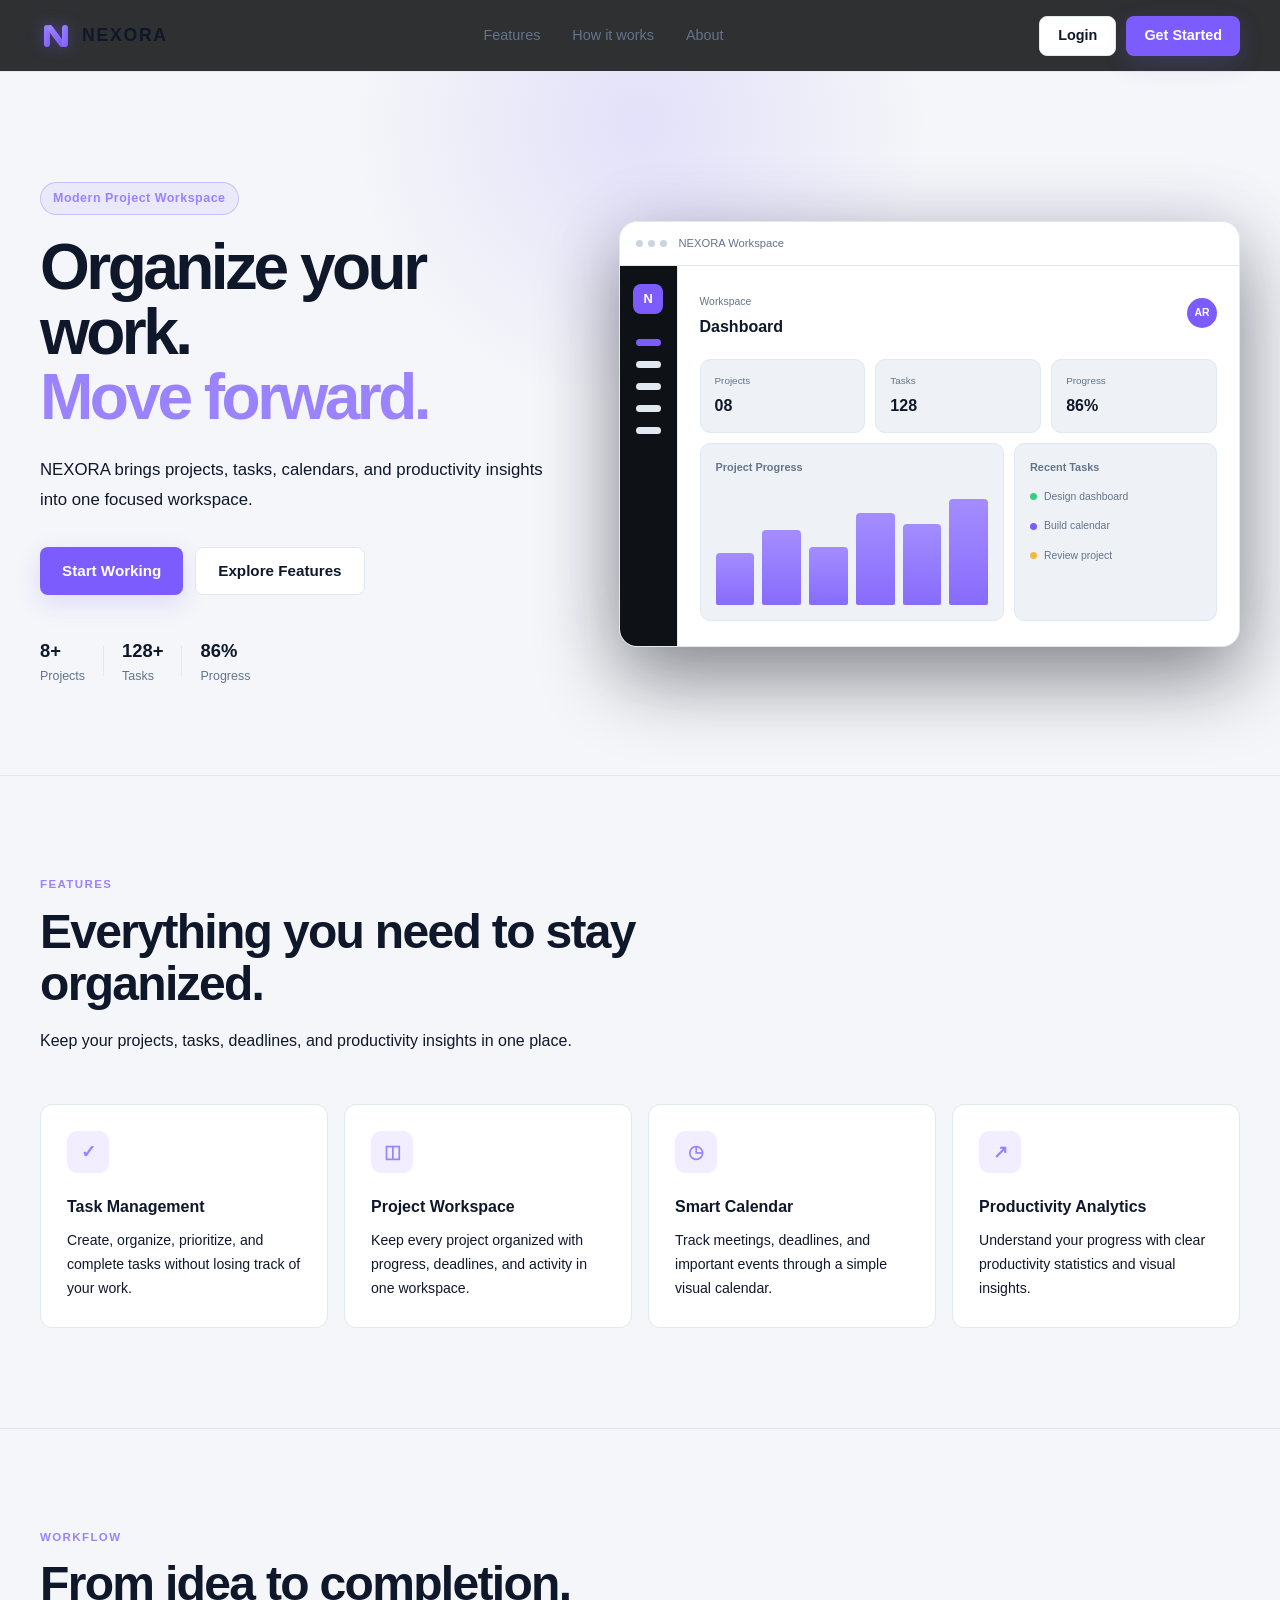
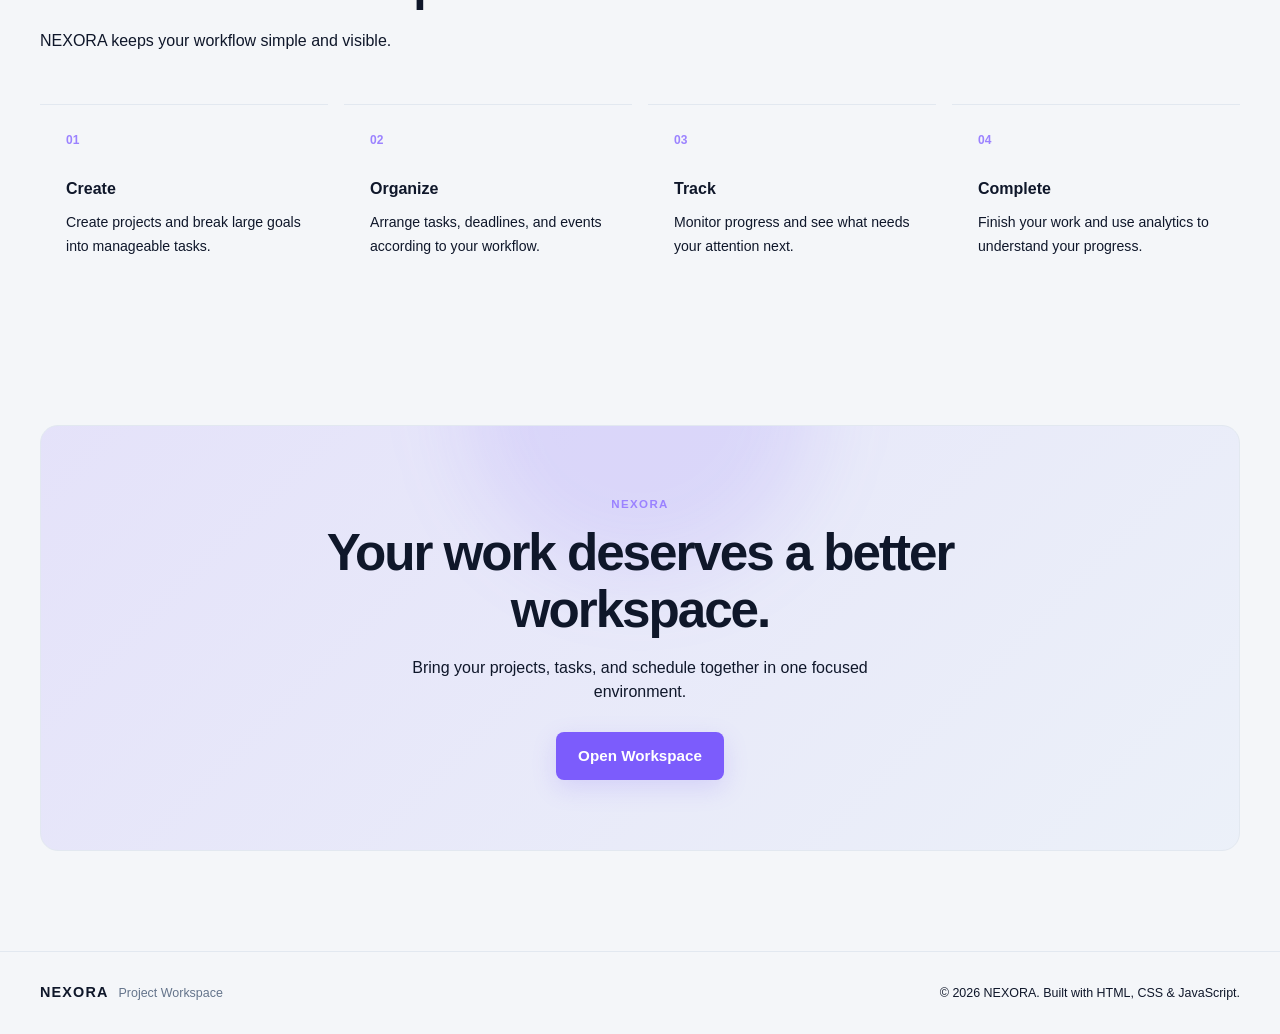
<file: index.html>
<!DOCTYPE html>
<html lang="en">
<head>
    <meta charset="UTF-8">
    <meta name="viewport" content="width=device-width, initial-scale=1.0">

    <meta
        name="description"
        content="NEXORA is a modern project workspace for managing projects, tasks, calendars, and productivity."
    >

    <title>NEXORA | Project Workspace</title>

    <!-- Main Styles -->
    <link rel="stylesheet" href="CSS/style.css">
    
</head>

<body>

    <!-- ================================
         NAVBAR
    ================================= -->

    <header class="navbar">

        <div class="container navbar-container">

            <!-- Logo -->
            <a href="index.html" class="brand-logo" aria-label="NEXORA Home">

                <svg
                    class="logo-mark"
                    width="32"
                    height="32"
                    viewBox="0 0 32 32"
                    fill="none"
                    xmlns="http://www.w3.org/2000/svg"
                    aria-hidden="true"
                >
                    <defs>
                        <linearGradient
                            id="nexoraGrad"
                            x1="0%"
                            y1="0%"
                            x2="100%"
                            y2="100%"
                        >
                            <stop offset="0%" stop-color="#9B82FF"/>
                            <stop offset="100%" stop-color="#7C5CFC"/>
                        </linearGradient>
                    </defs>

                    <rect
                        x="4"
                        y="5"
                        width="6"
                        height="22"
                        rx="3"
                        fill="url(#nexoraGrad)"
                    />

                    <path
                        d="M10 8L22 24"
                        stroke="url(#nexoraGrad)"
                        stroke-width="6"
                        stroke-linecap="round"
                    />

                    <rect
                        x="22"
                        y="5"
                        width="6"
                        height="22"
                        rx="3"
                        fill="url(#nexoraGrad)"
                    />
                </svg>

                <span class="brand-title">NEXORA</span>

            </a>


            <!-- Navigation -->
            <nav class="navbar-nav" aria-label="Main navigation">

                <a href="#features" class="nav-link">
                    Features
                </a>

                <a href="#workflow" class="nav-link">
                    How it works
                </a>

                <a href="#about" class="nav-link">
                    About
                </a>

            </nav>


            <!-- Navbar Actions -->
            <div class="navbar-actions">

             <a href="login.html" class="btn btn-secondary">Login</a>
                
<a href="signup.html" class="btn btn-primary">Get Started</a>
                
            </div>

        </div>

    </header>


    <!-- ================================
         MAIN CONTENT
    ================================= -->

    <main>


        <!-- ================================
             HERO SECTION
        ================================= -->

        <section class="hero">

            <div class="container hero-container">

                <div class="hero-content">

                    <span class="hero-badge">
                        Modern Project Workspace
                    </span>

                    <h1 class="hero-title">
                        Organize your work.
                        <span>Move forward.</span>
                    </h1>

                    <p class="hero-description">
                        NEXORA brings projects, tasks, calendars, and
                        productivity insights into one focused workspace.
                    </p>


                    <div class="hero-actions">

                        <a href="login.html" class="btn btn-primary btn-large">Start Working</a>

                        <a
                            href="#features"
                            class="btn btn-secondary btn-large"
                        >
                            Explore Features
                        </a>

                    </div>


                    <div class="hero-meta">

                        <div class="hero-meta-item">
                            <strong>8+</strong>
                            <span>Projects</span>
                        </div>

                        <div class="hero-meta-divider"></div>

                        <div class="hero-meta-item">
                            <strong>128+</strong>
                            <span>Tasks</span>
                        </div>

                        <div class="hero-meta-divider"></div>

                        <div class="hero-meta-item">
                            <strong>86%</strong>
                            <span>Progress</span>
                        </div>

                    </div>

                </div>


                <!-- Dashboard Preview -->

                <div class="hero-preview">

                    <div class="preview-window">

                        <div class="preview-header">

                            <div class="preview-dots">
                                <span></span>
                                <span></span>
                                <span></span>
                            </div>

                            <span>NEXORA Workspace</span>

                        </div>


                        <div class="preview-body">

                            <!-- Preview Sidebar -->

                            <aside class="preview-sidebar">

                                <div class="preview-logo">
                                    N
                                </div>

                                <div class="preview-sidebar-line active"></div>
                                <div class="preview-sidebar-line"></div>
                                <div class="preview-sidebar-line"></div>
                                <div class="preview-sidebar-line"></div>
                                <div class="preview-sidebar-line"></div>

                            </aside>


                            <!-- Preview Dashboard -->

                            <div class="preview-content">

                                <div class="preview-title-row">

                                    <div>
                                        <small>Workspace</small>
                                        <h3>Dashboard</h3>
                                    </div>

                                    <div class="preview-avatar">
                                        AR
                                    </div>

                                </div>


                                <div class="preview-stats">

                                    <div class="preview-card">
                                        <small>Projects</small>
                                        <strong>08</strong>
                                    </div>

                                    <div class="preview-card">
                                        <small>Tasks</small>
                                        <strong>128</strong>
                                    </div>

                                    <div class="preview-card">
                                        <small>Progress</small>
                                        <strong>86%</strong>
                                    </div>

                                </div>


                                <div class="preview-grid">

                                    <div class="preview-chart">

                                        <div class="preview-card-heading">
                                            Project Progress
                                        </div>

                                        <div class="chart-bars">
                                            <span style="height: 45%;"></span>
                                            <span style="height: 65%;"></span>
                                            <span style="height: 50%;"></span>
                                            <span style="height: 80%;"></span>
                                            <span style="height: 70%;"></span>
                                            <span style="height: 92%;"></span>
                                        </div>

                                    </div>


                                    <div class="preview-tasks">

                                        <div class="preview-card-heading">
                                            Recent Tasks
                                        </div>

                                        <div class="preview-task">
                                            <span class="task-dot success"></span>
                                            Design dashboard
                                        </div>

                                        <div class="preview-task">
                                            <span class="task-dot primary"></span>
                                            Build calendar
                                        </div>

                                        <div class="preview-task">
                                            <span class="task-dot warning"></span>
                                            Review project
                                        </div>

                                    </div>

                                </div>

                            </div>

                        </div>

                    </div>

                </div>

            </div>

        </section>


        <!-- ================================
             FEATURES
        ================================= -->

        <section id="features" class="section features-section">

            <div class="container">

                <div class="section-heading">

                    <span class="section-label">
                        FEATURES
                    </span>

                    <h2>
                        Everything you need to stay organized.
                    </h2>

                    <p>
                        Keep your projects, tasks, deadlines, and
                        productivity insights in one place.
                    </p>

                </div>


                <div class="features-grid">

                    <article class="feature-card">

                        <div class="feature-icon">
                            ✓
                        </div>

                        <h3>Task Management</h3>

                        <p>
                            Create, organize, prioritize, and complete
                            tasks without losing track of your work.
                        </p>

                    </article>


                    <article class="feature-card">

                        <div class="feature-icon">
                            ◫
                        </div>

                        <h3>Project Workspace</h3>

                        <p>
                            Keep every project organized with progress,
                            deadlines, and activity in one workspace.
                        </p>

                    </article>


                    <article class="feature-card">

                        <div class="feature-icon">
                            ◷
                        </div>

                        <h3>Smart Calendar</h3>

                        <p>
                            Track meetings, deadlines, and important
                            events through a simple visual calendar.
                        </p>

                    </article>


                    <article class="feature-card">

                        <div class="feature-icon">
                            ↗
                        </div>

                        <h3>Productivity Analytics</h3>

                        <p>
                            Understand your progress with clear
                            productivity statistics and visual insights.
                        </p>

                    </article>

                </div>

            </div>

        </section>


        <!-- ================================
             WORKFLOW
        ================================= -->

        <section id="workflow" class="section workflow-section">

            <div class="container">

                <div class="section-heading">

                    <span class="section-label">
                        WORKFLOW
                    </span>

                    <h2>
                        From idea to completion.
                    </h2>

                    <p>
                        NEXORA keeps your workflow simple and visible.
                    </p>

                </div>


                <div class="workflow-grid">

                    <article class="workflow-step">

                        <span class="step-number">01</span>

                        <h3>Create</h3>

                        <p>
                            Create projects and break large goals
                            into manageable tasks.
                        </p>

                    </article>


                    <article class="workflow-step">

                        <span class="step-number">02</span>

                        <h3>Organize</h3>

                        <p>
                            Arrange tasks, deadlines, and events
                            according to your workflow.
                        </p>

                    </article>


                    <article class="workflow-step">

                        <span class="step-number">03</span>

                        <h3>Track</h3>

                        <p>
                            Monitor progress and see what needs
                            your attention next.
                        </p>

                    </article>


                    <article class="workflow-step">

                        <span class="step-number">04</span>

                        <h3>Complete</h3>

                        <p>
                            Finish your work and use analytics
                            to understand your progress.
                        </p>

                    </article>

                </div>

            </div>

        </section>


        <!-- ================================
             CTA
        ================================= -->

        <section id="about" class="section cta-section">

            <div class="container">

                <div class="cta-card">

                    <span class="section-label">
                        NEXORA
                    </span>

                    <h2>
                        Your work deserves
                        a better workspace.
                    </h2>

                    <p>
                        Bring your projects, tasks, and schedule
                        together in one focused environment.
                    </p>

                    <a
                        href="pages/dashboard.html"
                        class="btn btn-primary btn-large"
                    >
                        Open Workspace
                    </a>

                </div>

            </div>

        </section>

    </main>


    <!-- ================================
         FOOTER
    ================================= -->

    <footer class="footer">

        <div class="container footer-container">

            <div class="footer-brand">
                <strong>NEXORA</strong>
                <span>Project Workspace</span>
            </div>

            <p>
                © 2026 NEXORA. Built with HTML, CSS & JavaScript.
            </p>

        </div>

    </footer>


    <!-- JavaScript -->
    <script src="JS/app.js"></script>

</body>
</html>
</file>
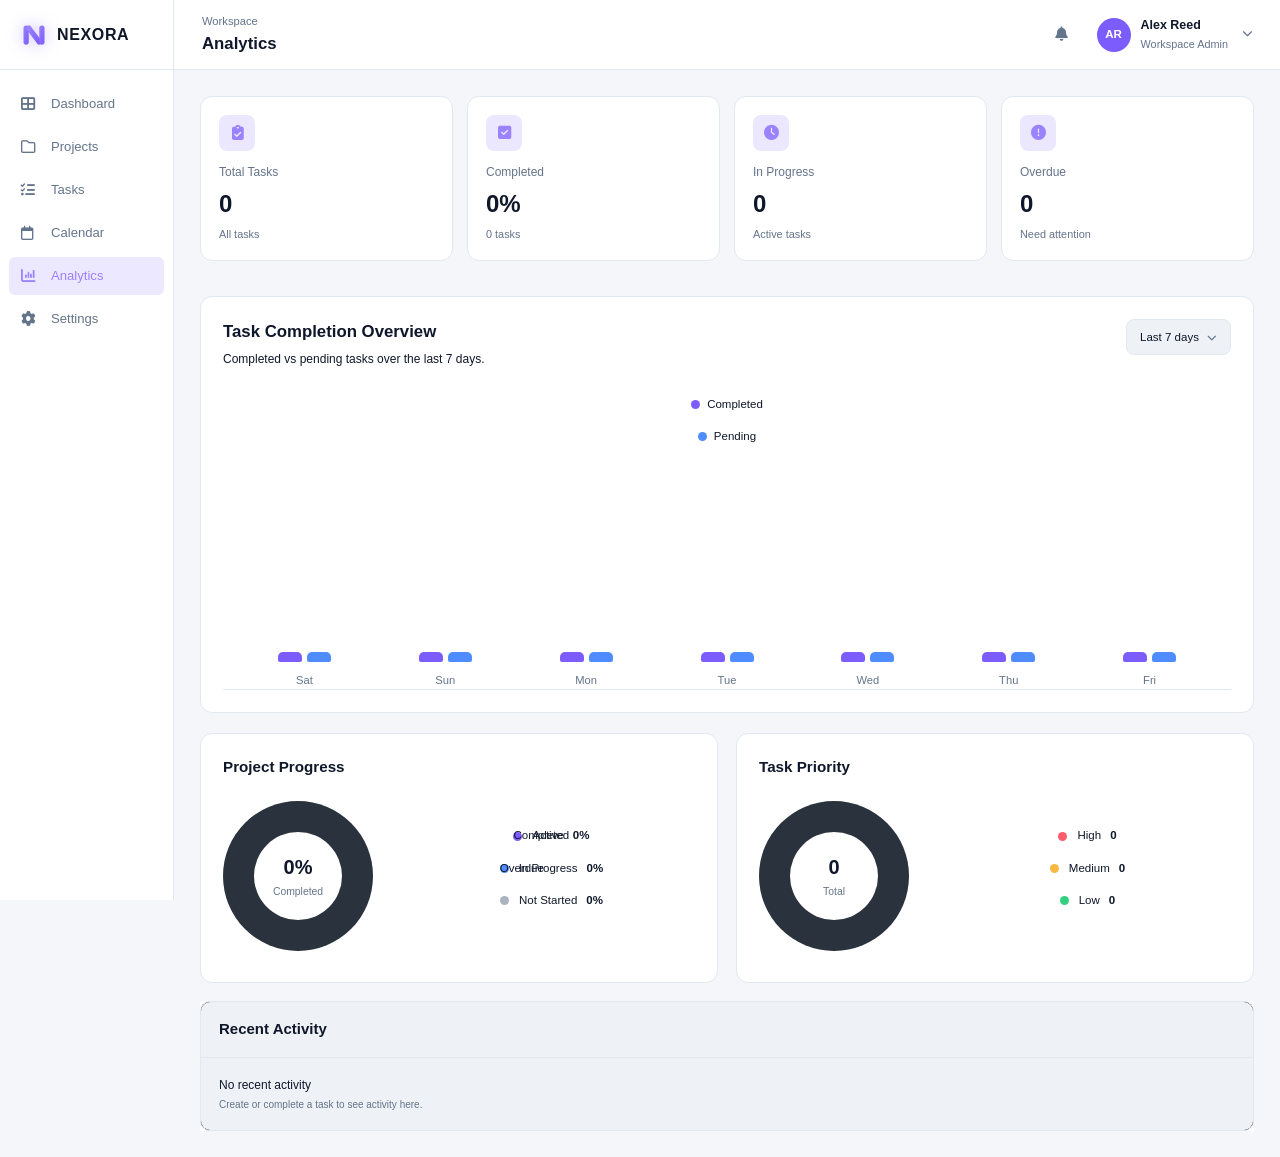
<file: analytics.html>
<!DOCTYPE html>
<html lang="en">
<head>
    <meta charset="UTF-8">
    <meta name="viewport" content="width=device-width, initial-scale=1.0">
    <title>NEXORA | Analytics</title>

    
    <!-- Main Styles -->
    <link rel="stylesheet" href="CSS/style.css">

    <link rel="stylesheet" href="CSS/analytics.css">

    <link rel="stylesheet" href="https://cdnjs.cloudflare.com/ajax/libs/font-awesome/6.5.2/css/all.min.css">
</head>
<body>
    
    <div class="app-layout">

        <!-- =================================
             SIDEBAR
        ================================== -->
        <aside class="sidebar">
            <div class="sidebar-brand">
                <a href="index.html" class="brand-logo">
                    <svg class="logo-mark" width="28" height="28" viewBox="0 0 32 32" fill="none" xmlns="http://www.w3.org/2000/svg">
                        <defs>
                            <linearGradient id="nexoraGrad" x1="0%" y1="0%" x2="100%" y2="100%">
                                <stop offset="0%" stop-color="#9B82FF" />
                                <stop offset="100%" stop-color="#7C5CFC" />
                            </linearGradient>
                        </defs>
                        <rect x="4" y="5" width="6" height="22" rx="3" fill="url(#nexoraGrad)" />
                        <path d="M10 8L22 24" stroke="url(#nexoraGrad)" stroke-width="6" stroke-linecap="round" />
                        <rect x="22" y="5" width="6" height="22" rx="3" fill="url(#nexoraGrad)" />
                    </svg>
                    <span class="brand-title">NEXORA</span>
                </a>
            </div>

            <nav class="sidebar-nav">
                <a href="dashboard.html" class="sidebar-link">
                    <i class="fa-solid fa-table-cells-large nav-icon"></i>
                    <span>Dashboard</span>
                </a>
                <a href="projects.html" class="sidebar-link">
                    <i class="fa-regular fa-folder nav-icon"></i>
                    <span>Projects</span>
                </a>
                <a href="tasks.html" class="sidebar-link">
                    <i class="fa-solid fa-list-check nav-icon"></i>
                    <span>Tasks</span>
                </a>
                <a href="calendar.html" class="sidebar-link">
                    <i class="fa-regular fa-calendar nav-icon"></i>
                    <span>Calendar</span>
                </a>
                <a href="analytics.html" class="sidebar-link active">
                    <i class="fa-solid fa-chart-column nav-icon"></i>
                    <span>Analytics</span>
                </a>
                <a href="settings.html" class="sidebar-link">
                    <i class="fa-solid fa-gear nav-icon"></i>
                    <span>Settings</span>
                </a>
            </nav>
        </aside>

        <!-- =================================
             MAIN WRAPPER
        ================================== -->
        <div class="main-wrapper">

            <!-- HEADER -->
            <header class="top-header">
                <div>
                    <span class="page-label">Workspace</span>
                    <h1>Analytics</h1>
                </div>

                <div class="header-right">
                    <button class="notification" type="button">
                        <i class="fa-solid fa-bell"></i>
                    </button>
                    <div class="user-profile">
                        <div class="user-avatar">AR</div>
                        <div class="user-info">
                            <strong>Alex Reed</strong>
                            <span>Workspace Admin</span>
                        </div>
                        <i class="fa-solid fa-chevron-down profile-arrow"></i>
                    </div>
                </div>
            </header>

            <!-- MAIN CONTENT AREA -->
            <main class="content-area">

                <!-- CARD INTRO -->
                <div class="card-intro">
                    <div class="card1">
                        <i class="fa-solid fa-clipboard-check"></i>
                        <h4>Total Tasks</h4>
                        <h2>128</h2>
                        <span>All tasks</span>
                    </div>
                    <div class="card1">
                        <i class="fa-solid fa-square-check"></i>
                        <h4>Completed</h4>
                        <h2>86%</h2>
                        <span>110 tasks</span>
                    </div>
                    <div class="card1">
                        <i class="fa-solid fa-clock"></i>
                        <h4>In Progress</h4>
                        <h2>12</h2>
                        <span>Active tasks</span>
                    </div>
                    <div class="card1">
                        <i class="fa-solid fa-circle-exclamation"></i>
                        <h4>Overdue</h4>
                        <h2>6</h2>
                        <span>Need attention</span>
                    </div>
                </div>

                <!-- TASK OVERVIEW -->
                <section class="task-overview">
                    <div class="task-div">
                        <div class="task-overview-header">
                            <div>
                                <h2>Task Completion Overview</h2>
                                <p>Completed vs pending tasks over the last 7 days.</p>
                            </div>
                            <button class="period-btn" type="button" id="periodBtn">
                                <span>Last 7 days</span>
                                <i class="fa-solid fa-chevron-down"></i>
                            </button>
                            <div class="period-options" id="periodOptions">
        <button type="button">Last 2 days</button>
        <button type="button">Last 7 days</button>
        <button type="button">Last 15 days</button>
        <button type="button">Last 30 days</button>
    </div>
                        </div>

                        <div class="chart-legend">
                            <span><i class="legend-dot completed"></i> Completed</span>
                            <span><i class="legend-dot pending"></i> Pending</span>
                        </div>

                        <div class="chart">
                            <div class="chart-column">
                                <div class="bars">
                                    <div class="chart-bar completed" style="height: 55%;"></div>
                                    <div class="chart-bar pending" style="height: 38%;"></div>
                                </div>
                                <span>Mon</span>
                            </div>
                            <div class="chart-column">
                                <div class="bars">
                                    <div class="chart-bar completed" style="height: 70%;"></div>
                                    <div class="chart-bar pending" style="height: 45%;"></div>
                                </div>
                                <span>Tue</span>
                            </div>
                            <div class="chart-column">
                                <div class="bars">
                                    <div class="chart-bar completed" style="height: 90%;"></div>
                                    <div class="chart-bar pending" style="height: 55%;"></div>
                                </div>
                                <span>Wed</span>
                            </div>
                            <div class="chart-column">
                                <div class="bars">
                                    <div class="chart-bar completed" style="height: 65%;"></div>
                                    <div class="chart-bar pending" style="height: 48%;"></div>
                                </div>
                                <span>Thu</span>
                            </div>
                            <div class="chart-column">
                                <div class="bars">
                                    <div class="chart-bar completed" style="height: 62%;"></div>
                                    <div class="chart-bar pending" style="height: 47%;"></div>
                                </div>
                                <span>Fri</span>
                            </div>
                            <div class="chart-column">
                                <div class="bars">
                                    <div class="chart-bar completed" style="height: 45%;"></div>
                                    <div class="chart-bar pending" style="height: 32%;"></div>
                                </div>
                                <span>Sat</span>
                            </div>
                            <div class="chart-column">
                                <div class="bars">
                                    <div class="chart-bar completed" style="height: 65%;"></div>
                                    <div class="chart-bar pending" style="height: 44%;"></div>
                                </div>
                                <span>Sun</span>
                            </div>
                        </div>
                    </div>
                </section>

                <!-- PERFORMANCE OVERVIEW -->
                <section class="performance-overview">
                    <div class="performance-card">
                        <h3>Project Progress</h3>
                        <div class="chart-content">
                            <div class="donut-chart project-chart">
                                <div class="donut-center">
                                    <strong>75%</strong>
                                    <span>Completed</span>
                                </div>
                            </div>
                            <div class="chart-legend">
                                <div class="legend-item">
                                    <span class="legend-dot completed"></span>
                                    <span>Completed</span>
                                    <strong>75%</strong>
                                </div>
                                <div class="legend-item">
                                    <span class="legend-dot progress"></span>
                                    <span>In Progress</span>
                                    <strong>15%</strong>
                                </div>
                                <div class="legend-item">
                                    <span class="legend-dot not-started"></span>
                                    <span>Not Started</span>
                                    <strong>10%</strong>
                                </div>
                            </div>
                        </div>
                    </div>

                    <div class="performance-card">
                        <h3>Task Priority</h3>
                        <div class="chart-content">
                            <div class="donut-chart priority-chart">
                                <div class="donut-center">
                                    <strong>128</strong>
                                    <span>Total</span>
                                </div>
                            </div>
                            <div class="chart-legend">
                                <div class="legend-item">
                                    <span class="legend-dot high"></span>
                                    <span>High</span>
                                    <strong>32</strong>
                                </div>
                                <div class="legend-item">
                                    <span class="legend-dot medium"></span>
                                    <span>Medium</span>
                                    <strong>54</strong>
                                </div>
                                <div class="legend-item">
                                    <span class="legend-dot low"></span>
                                    <span>Low</span>
                                    <strong>42</strong>
                                </div>
                            </div>
                        </div>
                    </div>
                </section>


                 <!-- Recent Activity Section -->
<div class="activity-section">
    <div class="activity-card">

        <div class="activity-header">
            <h3>Recent Activity</h3>
            <button type="button" id="view-all">View all</button>
        </div>

        <div class="activity-list">

            <div class="activity-item">
                <div class="activity-icon completed">✓</div>

                <div class="activity-info">
                    <div class="activity-title">
                        Task completed: Design system update
                    </div>
                    <div class="activity-user">
                        by Alex Reed
                    </div>
                </div>

                <div class="activity-time">2h ago</div>
            </div>

            <div class="activity-item">
                <div class="activity-icon event">▣</div>

                <div class="activity-info">
                    <div class="activity-title">
                        New event added: Client call
                    </div>
                    <div class="activity-user">
                        by Alex Reed
                    </div>
                </div>

                <div class="activity-time">4h ago</div>
            </div>

            <div class="activity-item">
                <div class="activity-icon task">✓</div>

                <div class="activity-info">
                    <div class="activity-title">
                        Task created: Bug fixes
                    </div>
                    <div class="activity-user">
                        by Alex Reed
                    </div>
                </div>

                <div class="activity-time">6h ago</div>
            </div>

            <div class="activity-item">
                <div class="activity-icon project">▰</div>

                <div class="activity-info">
                    <div class="activity-title">
                        Project updated: Website Redesign
                    </div>
                    <div class="activity-user">
                        by Alex Reed
                    </div>
                </div>

                <div class="activity-time">8h ago</div>
            </div>

        </div>
    </div>
</div>
            </main>
        </div>
    </div>


     <!-- JavaScript -->
    <script src="JS/app.js"></script>

<script src="JS/analytics.js"></script>

<script src="JS/login.js"></script>

</body>
</html>
</file>
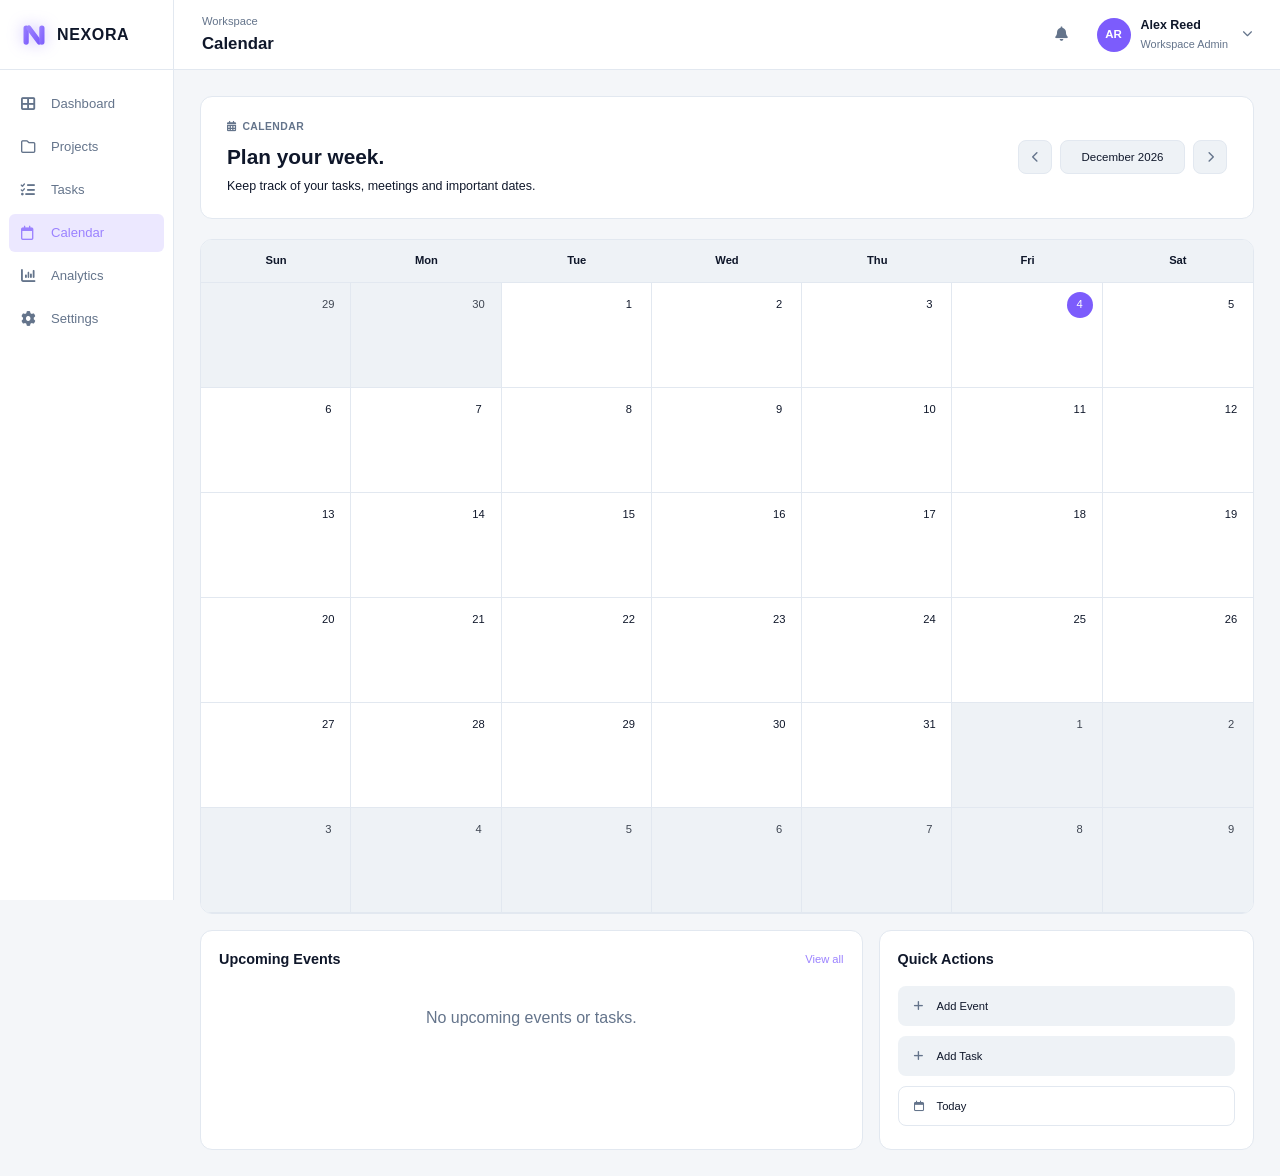
<file: calendar.html>
<!DOCTYPE html>
<html lang="en">

<head>

    <meta charset="UTF-8">
    <meta name="viewport" content="width=device-width, initial-scale=1.0">

    <title>NEXORA | Calendar</title>

    <link rel="stylesheet" href="CSS/style.css">
    <link rel="stylesheet" href="CSS/calender.css">

    <link
        rel="stylesheet"
        href="https://cdnjs.cloudflare.com/ajax/libs/font-awesome/6.5.2/css/all.min.css"
    >

</head>

<body>

    <div class="app-layout">

        <!-- =================================
             SIDEBAR
        ================================== -->

        <aside class="sidebar">

            <div class="sidebar-brand">

                <a href="index.html" class="brand-logo">

                    <svg
                        class="logo-mark"
                        width="28"
                        height="28"
                        viewBox="0 0 32 32"
                        fill="none"
                        xmlns="http://www.w3.org/2000/svg"
                    >

                        <defs>

                            <linearGradient
                                id="nexoraGrad"
                                x1="0%"
                                y1="0%"
                                x2="100%"
                                y2="100%"
                            >

                                <stop
                                    offset="0%"
                                    stop-color="#9B82FF"
                                />

                                <stop
                                    offset="100%"
                                    stop-color="#7C5CFC"
                                />

                            </linearGradient>

                        </defs>

                        <rect
                            x="4"
                            y="5"
                            width="6"
                            height="22"
                            rx="3"
                            fill="url(#nexoraGrad)"
                        />

                        <path
                            d="M10 8L22 24"
                            stroke="url(#nexoraGrad)"
                            stroke-width="6"
                            stroke-linecap="round"
                        />

                        <rect
                            x="22"
                            y="5"
                            width="6"
                            height="22"
                            rx="3"
                            fill="url(#nexoraGrad)"
                        />

                    </svg>

                    <span class="brand-title">
                        NEXORA
                    </span>

                </a>

            </div>


            <!-- Navigation -->

            <nav class="sidebar-nav">

                <a
                    href="dashboard.html"
                    class="sidebar-link"
                >
                    <i class="fa-solid fa-table-cells-large nav-icon"></i>
                    <span>Dashboard</span>
                </a>

                <a
                    href="projects.html"
                    class="sidebar-link"
                >
                    <i class="fa-regular fa-folder nav-icon"></i>
                    <span>Projects</span>
                </a>

                <a
                    href="tasks.html"
                    class="sidebar-link"
                >
                    <i class="fa-solid fa-list-check nav-icon"></i>
                    <span>Tasks</span>
                </a>

                <a
                    href="calendar.html"
                    class="sidebar-link active"
                >
                    <i class="fa-regular fa-calendar nav-icon"></i>
                    <span>Calendar</span>
                </a>

                <a
                    href="analytics.html"
                    class="sidebar-link"
                >
                    <i class="fa-solid fa-chart-column nav-icon"></i>
                    <span>Analytics</span>
                </a>

                <a
                    href="settings.html"
                    class="sidebar-link"
                >
                    <i class="fa-solid fa-gear nav-icon"></i>
                    <span>Settings</span>
                </a>

            </nav>

        </aside>


        <!-- =================================
             MAIN WRAPPER
        ================================== -->

        <div class="main-wrapper">


            <!-- =================================
                 HEADER
            ================================== -->

            <header class="top-header">

                <div>

                    <span class="page-label">
                        Workspace
                    </span>

                    <h1>
                        Calendar
                    </h1>

                </div>


                <div class="header-right">

                    <button
                        class="notification"
                        type="button"
                    >

                        <i class="fa-solid fa-bell"></i>

                    </button>


                    <div class="user-profile">

                        <div class="user-avatar">
                            AR
                        </div>


                        <div class="user-info">

                            <strong>
                                Alex Reed
                            </strong>

                            <span>
                                Workspace Admin
                            </span>

                        </div>


                        <i
                            class="fa-solid fa-chevron-down profile-arrow"
                        ></i>

                    </div>

                </div>

            </header>


            <!-- =================================
                 CONTENT
            ================================== -->

            <main class="content-area">


                <!-- =================================
                     CALENDAR INTRO
                ================================== -->

                <section class="calendar-intro">

                    <div>

                        <span class="section-label">

                            <i class="fa-solid fa-calendar-days"></i>

                            Calendar

                        </span>


                        <h2>
                            Plan your week.
                        </h2>


                        <p>
                            Keep track of your tasks, meetings and important dates.
                        </p>

                    </div>


                    <!-- MONTH CONTROLS -->

                    <div class="calendar-controls">

                        <button
                            class="calendar-nav-btn"
                            id="prevMonth"
                            type="button"
                            aria-label="Previous month"
                        >

                            <i class="fa-solid fa-chevron-left"></i>

                        </button>


                        <button
                            class="month-display"
                            id="monthDisplay"
                            type="button"
                        >
                            October 2026
                        </button>


                        <button
                            class="calendar-nav-btn"
                            id="nextMonth"
                            type="button"
                            aria-label="Next month"
                        >

                            <i class="fa-solid fa-chevron-right"></i>

                        </button>

                    </div>

                </section>


                <!-- =================================
                     CALENDAR
                ================================== -->

                <section class="calendar-card">

                    <!-- WEEKDAYS -->

                    <div class="calendar-weekdays">

                        <span>Sun</span>
                        <span>Mon</span>
                        <span>Tue</span>
                        <span>Wed</span>
                        <span>Thu</span>
                        <span>Fri</span>
                        <span>Sat</span>

                    </div>


                    <!-- DAYS -->

                    <div
                        class="calendar-grid"
                        id="calendarGrid"
                    ></div>

                </section>


                <!-- =================================
                     BOTTOM SECTION
                ================================== -->

                <section class="calendar-bottom">


                    <!-- UPCOMING EVENTS -->

                    <div class="bottom-card">

                        <div class="bottom-card-header">

                            <h3>
                                Upcoming Events
                            </h3>

                            <button
                                class="view-all-btn"
                                type="button"
                            >
                                View all
                            </button>

                        </div>


                        <!--
                            CHANGED:
                            Hardcoded events removed.
                            JavaScript will create them here.
                        -->

                        <div
                            class="events-list"
                            id="upcomingEventsList"
                        ></div>

                    </div>


                    <!-- QUICK ACTIONS -->

                    <div class="bottom-card quick-actions-card">

                        <div class="bottom-card-header">

                            <h3>
                                Quick Actions
                            </h3>

                        </div>


                        <div class="quick-actions">


                            <button
                                class="quick-action"
                                type="button"
                                id="addEventBtn"
                            >

                                <i class="fa-solid fa-plus"></i>

                                <span>
                                    Add Event
                                </span>

                            </button>


                            <button
                                class="quick-action"
                                type="button"
                                id="addTaskBtn"
                            >

                                <i class="fa-solid fa-plus"></i>

                                <span>
                                    Add Task
                                </span>

                            </button>


                            <button
                                class="quick-action today-btn"
                                type="button"
                                id="todayBtn"
                            >

                                <i class="fa-regular fa-calendar"></i>

                                <span>
                                    Today
                                </span>

                            </button>

                        </div>

                    </div>

                </section>


                <!-- =================================
                     ADD / EDIT TASK MODAL
                ================================== -->

                <div class="modal-overlay" id="taskModal">

                    <div class="task-modal">

                        <div class="modal-header">

                            <div>

                                <span class="modal-label">

                                    <i class="fa-solid fa-list-check"></i>

                                    New Task

                                </span>

                                <h3>
                                    Create a task
                                </h3>

                            </div>

                            <button
                                class="modal-close"
                                id="closeTaskModal"
                                type="button"
                            >

                                <i class="fa-solid fa-xmark"></i>

                            </button>

                        </div>


                        <form id="taskForm">

                            <div class="form-group">

                                <label for="taskTitle">
                                    Task name
                                </label>

                                <input
                                    type="text"
                                    id="taskTitle"
                                    placeholder="Enter task name"
                                    required
                                >

                            </div>


                            <div class="form-row">

                                <div class="form-group">

                                    <label for="taskDate">
                                        Date
                                    </label>

                                    <input
                                        type="date"
                                        id="taskDate"
                                        required
                                    >

                                </div>


                                <div class="form-group">

                                    <label for="taskPriority">
                                        Priority
                                    </label>

                                    <select id="taskPriority">

                                        <option value="low">
                                            Low
                                        </option>

                                        <option value="medium" selected>
                                            Medium
                                        </option>

                                        <option value="high">
                                            High
                                        </option>

                                    </select>

                                </div>

                            </div>


                            <div class="form-group">

                                <label for="taskDescription">
                                    Description
                                </label>

                                <textarea
                                    id="taskDescription"
                                    rows="3"
                                    placeholder="Add a short description"
                                ></textarea>

                            </div>


                            <div class="modal-actions">

                                <!-- NEW -->
                                <button
                                    type="button"
                                    class="modal-cancel"
                                    id="deleteTaskBtn"
                                    style="display: none; color: #FF5C6C;"
                                >
                                    <i class="fa-solid fa-trash"></i>
                                    Delete
                                </button>

                                <button
                                    type="button"
                                    class="modal-cancel"
                                    id="cancelTask"
                                >
                                    Cancel
                                </button>

                                <button
                                    type="submit"
                                    class="modal-save"
                                    id="saveTaskBtn"
                                >

                                    <i class="fa-solid fa-plus"></i>

                                    Add Task

                                </button>

                            </div>

                        </form>

                    </div>

                </div>


                <!-- =================================
                     ADD / EDIT EVENT MODAL
                ================================== -->

                <div class="modal-overlay" id="eventModal">

                    <div class="task-modal">

                        <div class="modal-header">

                            <div>

                                <span class="modal-label">

                                    <i class="fa-solid fa-calendar-plus"></i>

                                    New Event

                                </span>

                                <h3>
                                    Create an event
                                </h3>

                            </div>

                            <button
                                class="modal-close"
                                id="closeEventModal"
                                type="button"
                            >

                                <i class="fa-solid fa-xmark"></i>

                            </button>

                        </div>


                        <form id="eventForm">

                            <!-- Event Name -->

                            <div class="form-group">

                                <label for="eventTitle">
                                    Event name
                                </label>

                                <input
                                    type="text"
                                    id="eventTitle"
                                    placeholder="Enter event name"
                                    required
                                >

                            </div>


                            <!-- Date + Time -->

                            <div class="form-row">

                                <div class="form-group">

                                    <label for="eventDate">
                                        Date
                                    </label>

                                    <input
                                        type="date"
                                        id="eventDate"
                                        required
                                    >

                                </div>


                                <div class="form-group">

                                    <label for="eventTime">
                                        Time
                                    </label>

                                    <input
                                        type="time"
                                        id="eventTime"
                                        required
                                    >

                                </div>

                            </div>


                            <!-- Location -->

                            <div class="form-group">

                                <label for="eventLocation">
                                    Location
                                </label>

                                <input
                                    type="text"
                                    id="eventLocation"
                                    placeholder="Meeting room, Zoom, etc."
                                >

                            </div>


                            <!-- Event Color -->

                            <div class="form-group">

                                <label for="eventColor">
                                    Event color
                                </label>

                                <select id="eventColor">

                                    <option value="purple">
                                        Purple
                                    </option>

                                    <option value="green">
                                        Green
                                    </option>

                                    <option value="yellow">
                                        Yellow
                                    </option>

                                    <option value="red">
                                        Red
                                    </option>

                                </select>

                            </div>


                            <!-- Description -->

                            <div class="form-group">

                                <label for="eventDescription">
                                    Description
                                </label>

                                <textarea
                                    id="eventDescription"
                                    rows="3"
                                    placeholder="Add a short description"
                                ></textarea>

                            </div>


                            <!-- Buttons -->

                            <div class="modal-actions">

                                <!-- NEW -->
                                <button
                                    type="button"
                                    class="modal-cancel"
                                    id="deleteEventBtn"
                                    style="display: none; color: #FF5C6C;"
                                >
                                    <i class="fa-solid fa-trash"></i>
                                    Delete
                                </button>

                                <button
                                    type="button"
                                    class="modal-cancel"
                                    id="cancelEvent"
                                >
                                    Cancel
                                </button>

                                <button
                                    type="submit"
                                    class="modal-save"
                                    id="saveEventBtn"
                                >

                                    <i class="fa-solid fa-plus"></i>

                                    Add Event

                                </button>

                            </div>

                        </form>

                    </div>

                </div>


            </main>

        </div>

    </div>


    <!-- JavaScript -->

    <script src="JS/app.js"></script>

    <script src="JS/calender.js"></script>

    <script src="JS/login.js"></script>

</body>

</html>
</file>
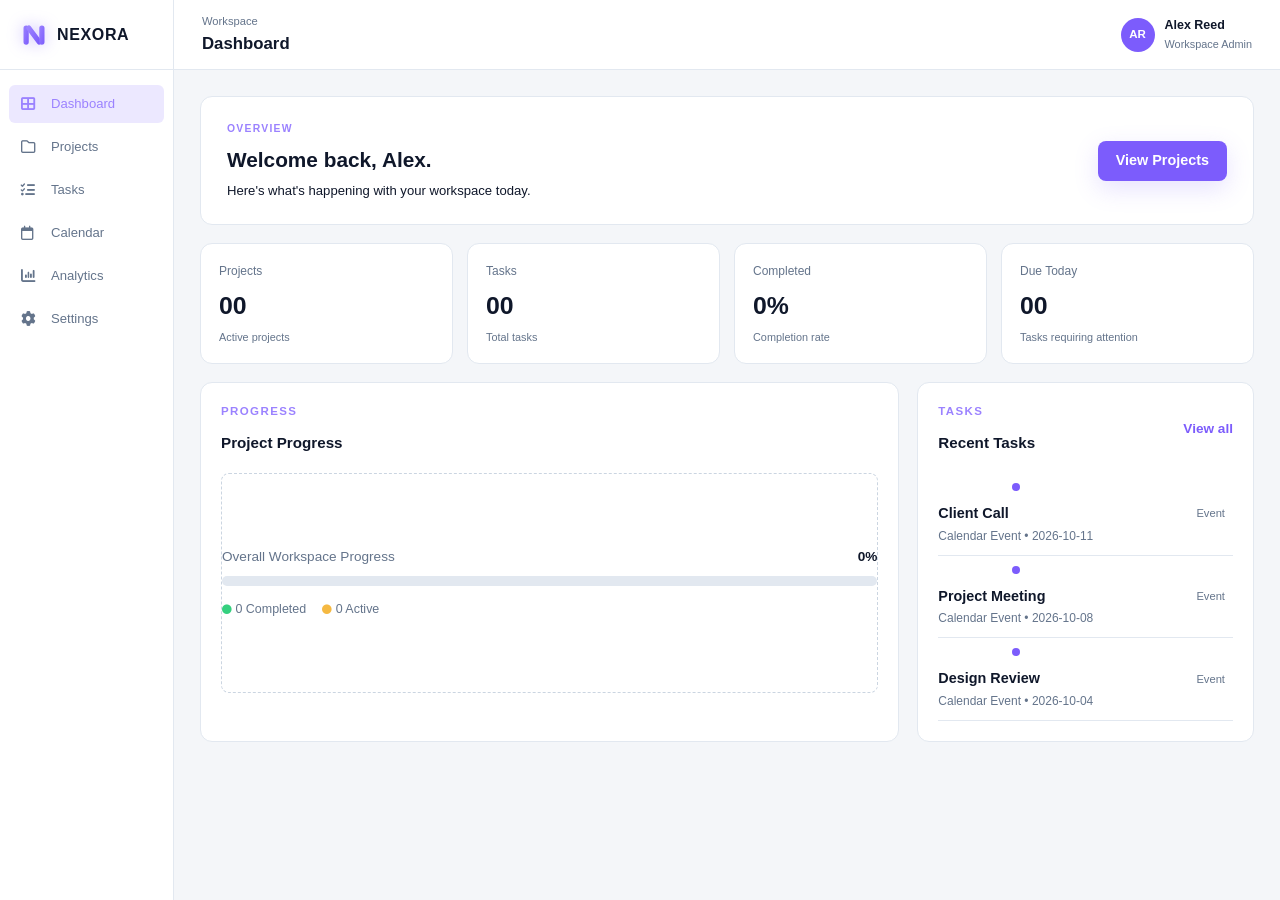
<file: dashboard.html>
<!DOCTYPE html>
<html lang="en">
<head>
    <meta charset="UTF-8">
    <meta name="viewport" content="width=device-width, initial-scale=1.0">
    <title>NEXORA | Dashboard</title>

    <!-- Main Global & Page Styles -->
    <link rel="stylesheet" href="CSS/style.css">
    <link rel="stylesheet" href="CSS/dashboard.css">

    <!-- Font Awesome CDN -->
    <link rel="stylesheet" href="https://cdnjs.cloudflare.com/ajax/libs/font-awesome/6.5.2/css/all.min.css">
</head>
<body>

    <div class="app-layout">

        <!-- Sidebar Navigation -->
        <aside class="sidebar">
            <div class="sidebar-brand">
                <a href="index.html" class="brand-logo">
                    <svg class="logo-mark" width="28" height="28" viewBox="0 0 32 32" fill="none" xmlns="http://www.w3.org/2000/svg">
                        <defs>
                            <linearGradient id="nexoraGrad" x1="0%" y1="0%" x2="100%" y2="100%">
                                <stop offset="0%" stop-color="#9B82FF" />
                                <stop offset="100%" stop-color="#7C5CFC" />
                            </linearGradient>
                        </defs>
                        <rect x="4" y="5" width="6" height="22" rx="3" fill="url(#nexoraGrad)" />
                        <path d="M10 8L22 24" stroke="url(#nexoraGrad)" stroke-width="6" stroke-linecap="round" />
                        <rect x="22" y="5" width="6" height="22" rx="3" fill="url(#nexoraGrad)" />
                    </svg>
                    <span class="brand-title">NEXORA</span>
                </a>
            </div>

            <nav class="sidebar-nav">
                <a href="dashboard.html" class="sidebar-link active">
                    <i class="fa-solid fa-table-cells-large nav-icon"></i>
                    <span>Dashboard</span>
                </a>
                <a href="projects.html" class="sidebar-link">
                    <i class="fa-regular fa-folder nav-icon"></i>
                    <span>Projects</span>
                </a>
                <a href="tasks.html" class="sidebar-link">
                    <i class="fa-solid fa-list-check nav-icon"></i>
                    <span>Tasks</span>
                </a>
                <a href="calendar.html" class="sidebar-link">
                    <i class="fa-regular fa-calendar nav-icon"></i>
                    <span>Calendar</span>
                </a>
                <a href="analytics.html" class="sidebar-link">
                    <i class="fa-solid fa-chart-column nav-icon"></i>
                    <span>Analytics</span>
                </a>
                <a href="settings.html" class="sidebar-link">
                    <i class="fa-solid fa-gear nav-icon"></i>
                    <span>Settings</span>
                </a>
            </nav>
        </aside>

        <!-- Main Wrapper -->
        <div class="main-wrapper">

            <!-- Header -->
            <header class="top-header">
                <div>
                    <span class="page-label">Workspace</span>
                    <h1>Dashboard</h1>
                </div>

                <div class="user-profile">
                    <div class="user-avatar" id="headerAvatar">AR</div>
                    <div class="user-info">
                        <strong>Alex Reed</strong>
                        <span>Workspace Admin</span>
                    </div>
                </div>
            </header>

            <!-- Dashboard Main Content -->
            <main class="content-area">

                <!-- Welcome Section -->
                <section class="welcome-card">
                    <div>
                        <span class="section-label">OVERVIEW</span>
                        <h2>Welcome back, Alex.</h2>
                        <p>Here's what's happening with your workspace today.</p>
                    </div>
                    <a href="projects.html" class="btn btn-primary">View Projects</a>
                </section>

                <!-- Statistics Section -->
                <section class="dashboard-stats">
                    <article class="stat-card">
                        <span>Projects</span>
                        <strong>00</strong>
                        <small>Active projects</small>
                    </article>

                    <article class="stat-card">
                        <span>Tasks</span>
                        <strong>00</strong>
                        <small>Total tasks</small>
                    </article>

                    <article class="stat-card">
                        <span>Completed</span>
                        <strong>0%</strong>
                        <small>Completion rate</small>
                    </article>

                    <article class="stat-card">
                        <span>Due Today</span>
                        <strong>00</strong>
                        <small>Tasks requiring attention</small>
                    </article>
                </section>

                <!-- Dashboard Grid -->
                <section class="dashboard-grid">

                    <!-- Progress Card -->
                    <article class="dashboard-card">
                        <div class="card-header">
                            <div>
                                <span class="section-label">PROGRESS</span>
                                <h3>Project Progress</h3>
                            </div>
                        </div>
                        <div class="progress-placeholder">
                            <!-- Dynamically injected by dashboard.js -->
                        </div>
                    </article>

                    <!-- Recent Tasks Card -->
<article class="dashboard-card">
    <div class="card-header" style="display: flex; justify-content: space-between; align-items: center;">
        <div>
            <span class="section-label">TASKS</span>
            <h3>Recent Tasks</h3>
        </div>
        <a href="#" id="dashboardViewAllLink" style="color: #7C5CFC; text-decoration: none; font-size: 0.85rem; font-weight: 600;">View all</a>
    </div>
    <div class="task-list">
        <!-- Dynamically injected by dashboard.js -->
    </div>
</article>

                </section>

            </main>

        </div> <!-- /.main-wrapper -->

    </div> <!-- /.app-layout -->

    <!-- Toast Notification Container -->
    <div id="toast-container" class="toast-container"></div>

    <!-- Scripts (Loaded in Correct Path Order) -->
    <script src="JS/app.js"></script>
    <script src="JS/dashboard.js"></script>
    <script src="JS/login.js"></script>

</body>
</html>
</file>
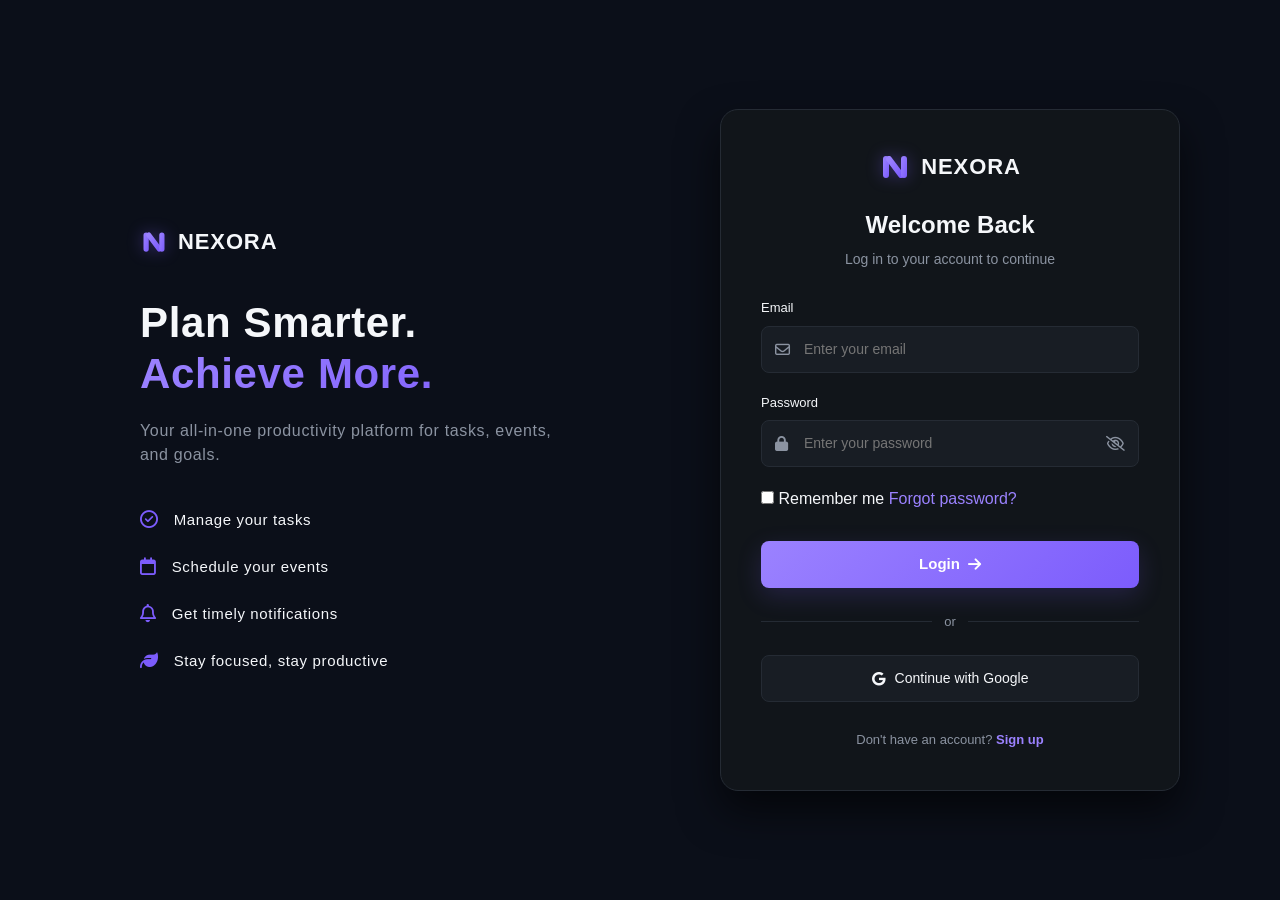
<file: login.html>
<!DOCTYPE html>
<html lang="en">

<head>
    <meta charset="UTF-8">
    <meta name="viewport" content="width=device-width, initial-scale=1.0">
    <title>NEXORA | Login</title>
    <!-- Main Styles -->
    <link rel="stylesheet" href="CSS/style.css">
    <link rel="stylesheet" href="CSS/login.css">
    <link rel="stylesheet" href="https://cdnjs.cloudflare.com/ajax/libs/font-awesome/6.5.2/css/all.min.css">
</head>

<body>
    <div class="login-layout">

        <!-- Left Side Description -->
        <div class="login-description">
            <div class="sidebar-brand">
                <a href="index.html" class="brand-logo">
                    <svg class="logo-mark" width="28" height="28" viewBox="0 0 32 32" fill="none" xmlns="http://www.w3.org/2000/svg">
                        <defs>
                            <linearGradient id="nexoraGrad" x1="0%" y1="0%" x2="100%" y2="100%">
                                <stop offset="0%" stop-color="#9B82FF" />
                                <stop offset="100%" stop-color="#7C5CFC" />
                            </linearGradient>
                        </defs>
                        <rect x="4" y="5" width="6" height="22" rx="3" fill="url(#nexoraGrad)" />
                        <path d="M10 8L22 24" stroke="url(#nexoraGrad)" stroke-width="6" stroke-linecap="round" />
                        <rect x="22" y="5" width="6" height="22" rx="3" fill="url(#nexoraGrad)" />
                    </svg>
                    <span class="brand-title">NEXORA</span>
                </a>
            </div>

            <div class="subtitle">
                <h2>Plan Smarter.</h2>
                <h2>Achieve More.</h2>
                <h3>Your all-in-one productivity platform for tasks, events, and goals.</h3>
            </div>

            <div class="login-features">
                <div class="login-descr">
                    <span><i class="fa-regular fa-circle-check"></i></span>
                    <h3>Manage your tasks</h3>
                </div>
                
                <div class="login-descr">
                    <span><i class="fa-regular fa-calendar"></i></span>
                    <h3>Schedule your events</h3>
                </div>

                <div class="login-descr">
                    <span><i class="fa-regular fa-bell"></i></span>
                    <h3>Get timely notifications</h3>
                </div>

                <div class="login-descr">
                    <span><i class="fa-solid fa-leaf"></i></span>
                    <h3>Stay focused, stay productive</h3>
                </div>
            </div>
        </div>

        <!-- Right Side Login Form Card -->
        <div class="login-form">
            <div class="form-brand-header">
                <a href="../index.html" class="brand-logo">
                    <svg class="logo-mark" width="32" height="32" viewBox="0 0 32 32" fill="none" xmlns="http://www.w3.org/2000/svg">
                        <rect x="4" y="5" width="6" height="22" rx="3" fill="url(#nexoraGrad)" />
                        <path d="M10 8L22 24" stroke="url(#nexoraGrad)" stroke-width="6" stroke-linecap="round" />
                        <rect x="22" y="5" width="6" height="22" rx="3" fill="url(#nexoraGrad)" />
                    </svg>
                    <span class="brand-title">NEXORA</span>
                </a>
            </div>

            <div class="subheading">
                <h2>Welcome Back</h2>
                <p>Log in to your account to continue</p>
            </div>

            <form class="form">
                <div class="input-group">
                    <label for="email">Email</label>
                    <div class="input-field-wrapper">
                        <i class="fa-regular fa-envelope input-icon-left"></i>
                        <input type="email" id="email" placeholder="Enter your email" required>
                    </div>
                </div>

                <div class="input-group">
                    <label for="password">Password</label>
                    <div class="input-field-wrapper">
                        <i class="fa-solid fa-lock input-icon-left"></i>
                        <input type="password" id="password" placeholder="Enter your password" required>
                        <i class="fa-regular fa-eye-slash input-icon-right" id="togglePassword"></i>
                    </div>
                </div>

                <div class="form-actions">
                    <label class="remember-me">
                        <input type="checkbox" name="remember"> Remember me
                    </label>
                    <a href="#" class="forgot-password">Forgot password?</a>
                </div>

                <button type="submit" class="btn-primary">
                    Login <i class="fa-solid fa-arrow-right"></i>
                </button>
            </form>

            <div class="divider">
                <span>or</span>
            </div>

            <button type="button" class="btn-google">
                <i class="fa-brands fa-google"></i> Continue with Google
            </button>

            <div class="lower-section">
                <p>Don't have an account? <a href="signup.html">Sign up</a></p>
            </div>
        </div>

    </div>

    <!-- Custom Google Account Selector Modal -->
    <div id="googleModal" class="modal-overlay" style="display: none;">
        <div class="modal-card">
            <div class="modal-header">
                <h3>Sign in with Google</h3>
                <p>Choose an account to continue to NEXORA</p>
            </div>
            <div class="account-list" id="accountListContainer">
                <!-- Dynamically populated accounts -->
            </div>
            <div class="modal-footer">
                <button type="button" class="btn-secondary" id="closeModalBtn">Cancel</button>
            </div>
        </div>
    </div>

    <!-- JavaScript -->
    <script src="JS/login.js"></script>
</body>

</html>
</file>
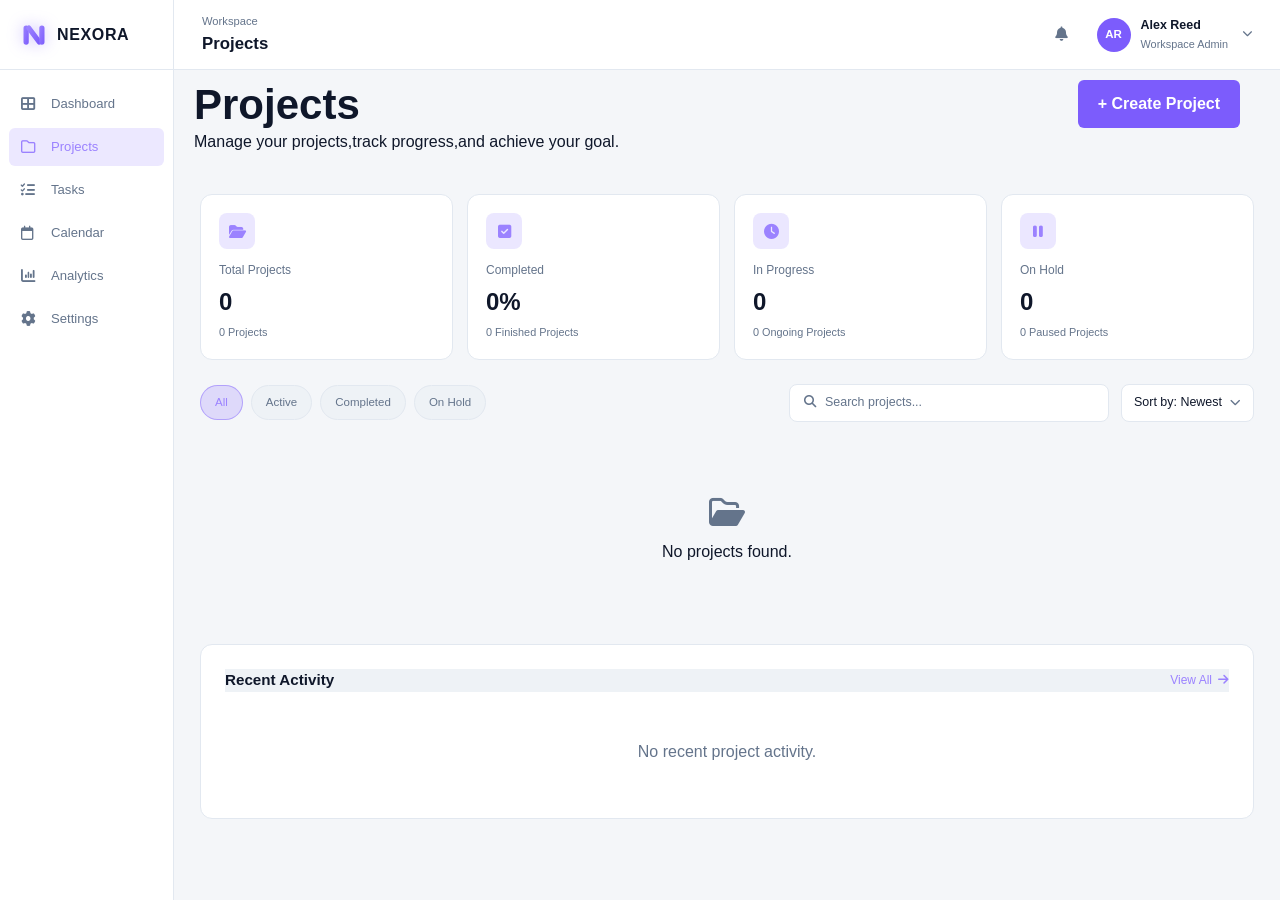
<file: projects.html>
<!DOCTYPE html>
<html lang="en">
<head>
    <meta charset="UTF-8">
    <meta name="viewport" content="width=device-width, initial-scale=1.0">

    <title>NEXORA | Analytics</title>

    <!-- Main Styles -->
    <link rel="stylesheet" href="CSS/style.css">
    <link rel="stylesheet" href="CSS/projects.css">

    <!-- Font Awesome -->
    <link
        rel="stylesheet"
        href="https://cdnjs.cloudflare.com/ajax/libs/font-awesome/6.5.2/css/all.min.css"
    >
</head>

<body>

    <div class="app-layout">

        <!-- =================================
             SIDEBAR
        ================================== -->

        <aside class="sidebar">

            <div class="sidebar-brand">
                <a href="index.html" class="brand-logo">

                    <svg
                        class="logo-mark"
                        width="28"
                        height="28"
                        viewBox="0 0 32 32"
                        fill="none"
                        xmlns="http://www.w3.org/2000/svg"
                    >
                        <defs>
                            <linearGradient
                                id="nexoraGrad"
                                x1="0%"
                                y1="0%"
                                x2="100%"
                                y2="100%"
                            >
                                <stop offset="0%" stop-color="#9B82FF" />
                                <stop offset="100%" stop-color="#7C5CFC" />
                            </linearGradient>
                        </defs>

                        <rect
                            x="4"
                            y="5"
                            width="6"
                            height="22"
                            rx="3"
                            fill="url(#nexoraGrad)"
                        />

                        <path
                            d="M10 8L22 24"
                            stroke="url(#nexoraGrad)"
                            stroke-width="6"
                            stroke-linecap="round"
                        />

                        <rect
                            x="22"
                            y="5"
                            width="6"
                            height="22"
                            rx="3"
                            fill="url(#nexoraGrad)"
                        />
                    </svg>

                    <span class="brand-title">NEXORA</span>

                </a>
            </div>


            <!-- Sidebar Navigation -->
            <nav class="sidebar-nav">

                <a href="dashboard.html" class="sidebar-link">
                    <i class="fa-solid fa-table-cells-large nav-icon"></i>
                    <span>Dashboard</span>
                </a>

                <!-- ACTIVE: PROJECTS -->
                <a href="projects.html" class="sidebar-link active">
                    <i class="fa-regular fa-folder nav-icon"></i>
                    <span>Projects</span>
                </a>

                <a href="tasks.html" class="sidebar-link">
                    <i class="fa-solid fa-list-check nav-icon"></i>
                    <span>Tasks</span>
                </a>

                <a href="calendar.html" class="sidebar-link">
                    <i class="fa-regular fa-calendar nav-icon"></i>
                    <span>Calendar</span>
                </a>

                <a href="analytics.html" class="sidebar-link">
                    <i class="fa-solid fa-chart-column nav-icon"></i>
                    <span>Analytics</span>
                </a>

                <a href="settings.html" class="sidebar-link">
                    <i class="fa-solid fa-gear nav-icon"></i>
                    <span>Settings</span>
                </a>

            </nav>

        </aside>


        <!-- =================================
             MAIN WRAPPER
        ================================== -->

        <div class="main-wrapper">

            <!-- HEADER -->
            <header class="top-header">

                <div>
                    <span class="page-label">Workspace</span>
                    <h1>Projects</h1>
                </div>

                <div class="header-right">

                    <!-- Notification -->
                    <button class="notification" type="button">
                        <i class="fa-solid fa-bell"></i>
                    </button>

                    <!-- User Profile -->
                    <div class="user-profile">

                        <div class="user-avatar">
                            AR
                        </div>

                        <div class="user-info">
                            <strong>Alex Reed</strong>
                            <span>Workspace Admin</span>
                        </div>

                        <i class="fa-solid fa-chevron-down profile-arrow"></i>

                    </div>

                </div>

            </header>

 <!-- Project Description -->
  <div class="project">
    <h1>Projects</h1>
    <h3>Manage your projects,track progress,and achieve your goal.</h3>
    <div class="button">
    <button type="button" class="create_project">+ Create Project</button>
  </div>
  </div>


<!-- MAIN CONTENT AREA -->
            <!-- MAIN CONTENT AREA -->
<main class="content-area">

    <!-- CARD INTRO -->
    <div class="card-intro">
        <div class="card1">
            <i class="fa-solid fa-folder-open"></i>
            <h4>Total Projects</h4>
            <h2>6</h2>
            <span>Active Projects</span>
        </div>
        <div class="card1">
            <i class="fa-solid fa-square-check"></i>
            <h4>Completed</h4>
            <h2>86%</h2>
            <span>2 Finished Projects</span>
        </div>
        <div class="card1">
            <i class="fa-solid fa-clock"></i>
            <h4>In Progress</h4>
            <h2>12</h2>
            <span>Ongoing Projects</span>
        </div>
        <div class="card1">
            <i class="fa-solid fa-pause"></i>
            <h4>On Hold</h4>
            <h2>6</h2>
            <span>Paused Projects</span>
        </div>
    </div>

    <!-- TOOLBAR (Buttons Left, Search & Sort Right) -->
    <section class="task-toolbar">
        
        <!-- Left Side: Filter Buttons -->
        <div class="task-filters">
            <button class="filter-btn active" data-filter="all">All</button>
            <button class="filter-btn" data-filter="active">Active</button>
            <button class="filter-btn" data-filter="completed">Completed</button>
            <button class="filter-btn" data-filter="on-hold">On Hold</button>
        </div>

        <!-- Right Side: Search & Sort Group -->
        <div class="toolbar-right">
            <!-- Search Bar -->
            <div class="task-search">
                <i class="fa-solid fa-magnifying-glass"></i>
                <input type="text" id="taskSearch" placeholder="Search projects...">
            </div>

            <!-- Sort Dropdown Button -->
            <div class="task-sort">
                <select id="sortProjects">
                    <option value="newest">Sort by: Newest</option>
                    <option value="priority">Sort by: Priority</option>
                    <option value="name">Sort by: Name</option>
                </select>
                <i class="fa-solid fa-chevron-down"></i>
            </div>
        </div>

    </section>

    <!-- =================================
    PROJECT CARDS GRID
================================= -->
<div class="projects-grid">

    <!-- Card 1: Website Redesign -->
    <div class="project-card" data-category="active" data-status="In Progress" data-name="Website Redesign">
        <div class="card-header-top">
            <div class="project-icon-title">
                <div class="proj-icon" style="background: rgba(124, 92, 252, 0.15); color: #9B82FF;">
                    <i class="fa-solid fa-code"></i>
                </div>
                <div>
                    <h3>Website Redesign</h3>
                    <p>Redesign the company website with a modern and responsive design.</p>
                </div>
            </div>
            <button class="card-options"><i class="fa-solid fa-ellipsis-vertical"></i></button>
        </div>

        <div class="project-progress">
            <div class="progress-bar-container">
                <div class="progress-fill" style="width: 70%; background: #9B82FF;"></div>
            </div>
            <span class="progress-text">70%</span>
        </div>

        <div class="card-footer-bottom">
            <span class="due-date"><i class="fa-regular fa-calendar"></i> Due: Oct 15, 2025</span>
            <span class="status-badge in-progress">In Progress</span>
        </div>
    </div>

    <!-- Card 2: Mobile App Development -->
    <div class="project-card" data-category="active" data-status="In Progress" data-name="Mobile App Development">
        <div class="card-header-top">
            <div class="project-icon-title">
                <div class="proj-icon" style="background: rgba(53, 208, 127, 0.15); color: #35D07F;">
                    <i class="fa-solid fa-mobile-screen"></i>
                </div>
                <div>
                    <h3>Mobile App Development</h3>
                    <p>Build and launch the mobile application for our customers.</p>
                </div>
            </div>
            <button class="card-options"><i class="fa-solid fa-ellipsis-vertical"></i></button>
        </div>

        <div class="project-progress">
            <div class="progress-bar-container">
                <div class="progress-fill" style="width: 45%; background: #35D07F;"></div>
            </div>
            <span class="progress-text">45%</span>
        </div>

        <div class="card-footer-bottom">
            <span class="due-date"><i class="fa-regular fa-calendar"></i> Due: Nov 30, 2025</span>
            <span class="status-badge in-progress">In Progress</span>
        </div>
    </div>

    <!-- Card 3: Marketing Campaign -->
    <div class="project-card" data-category="active" data-status="Active" data-name="Marketing Campaign">
        <div class="card-header-top">
            <div class="project-icon-title">
                <div class="proj-icon" style="background: rgba(79, 140, 255, 0.15); color: #4F8CFF;">
                    <i class="fa-solid fa-bullhorn"></i>
                </div>
                <div>
                    <h3>Marketing Campaign</h3>
                    <p>Plan and execute the Q4 marketing campaign across all channels.</p>
                </div>
            </div>
            <button class="card-options"><i class="fa-solid fa-ellipsis-vertical"></i></button>
        </div>

        <div class="project-progress">
            <div class="progress-bar-container">
                <div class="progress-fill" style="width: 80%; background: #4F8CFF;"></div>
            </div>
            <span class="progress-text">80%</span>
        </div>

        <div class="project-footer-bottom">
            <span class="due-date"><i class="fa-regular fa-calendar"></i> Due: Dec 10, 2025</span>
            <span class="status-badge active-status">Active</span>
        </div>
    </div>

    <!-- Card 4: Team Expansion -->
    <div class="project-card" data-category="on-hold" data-status="On Hold" data-name="Team Expansion">
        <div class="card-header-top">
            <div class="project-icon-title">
                <div class="proj-icon" style="background: rgba(255, 92, 108, 0.15); color: #FF5C6C;">
                    <i class="fa-solid fa-users"></i>
                </div>
                <div>
                    <h3>Team Expansion</h3>
                    <p>Hire and onboard new team members for the product team.</p>
                </div>
            </div>
            <button class="card-options"><i class="fa-solid fa-ellipsis-vertical"></i></button>
        </div>

        <div class="project-progress">
            <div class="progress-bar-container">
                <div class="progress-fill" style="width: 30%; background: #FF5C6C;"></div>
            </div>
            <span class="progress-text">30%</span>
        </div>

        <div class="card-footer-bottom">
            <span class="due-date"><i class="fa-regular fa-calendar"></i> Due: Jan 15, 2026</span>
            <span class="status-badge on-hold">On Hold</span>
        </div>
    </div>

    <!-- Card 5: Documentation -->
    <div class="project-card" data-category="active" data-status="Active" data-name="Documentation">
        <div class="card-header-top">
            <div class="project-icon-title">
                <div class="proj-icon" style="background: rgba(155, 130, 255, 0.15); color: #9B82FF;">
                    <i class="fa-solid fa-file-lines"></i>
                </div>
                <div>
                    <h3>Documentation</h3>
                    <p>Create comprehensive documentation for all products and features.</p>
                </div>
            </div>
            <button class="card-options"><i class="fa-solid fa-ellipsis-vertical"></i></button>
        </div>

        <div class="project-progress">
            <div class="progress-bar-container">
                <div class="progress-fill" style="width: 90%; background: #9B82FF;"></div>
            </div>
            <span class="progress-text">90%</span>
        </div>

        <div class="card-footer-bottom">
            <span class="due-date"><i class="fa-regular fa-calendar"></i> Due: Oct 30, 2025</span>
            <span class="status-badge active-status">Active</span>
        </div>
    </div>

    <!-- Card 6: Analytics Dashboard -->
    <div class="project-card" data-category="completed" data-status="In Progress" data-name="Analytics Dashboard">
        <div class="card-header-top">
            <div class="project-icon-title">
                <div class="proj-icon" style="background: rgba(53, 208, 127, 0.15); color: #35D07F;">
                    <i class="fa-solid fa-chart-pie"></i>
                </div>
                <div>
                    <h3>Analytics Dashboard</h3>
                    <p>Build analytics dashboard for better insights and reporting.</p>
                </div>
            </div>
            <button class="card-options"><i class="fa-solid fa-ellipsis-vertical"></i></button>
        </div>

        <div class="project-progress">
            <div class="progress-bar-container">
                <div class="progress-fill" style="width: 60%; background: #35D07F;"></div>
            </div>
            <span class="progress-text">60%</span>
        </div>

        <div class="card-footer-bottom">
            <span class="due-date"><i class="fa-regular fa-calendar"></i> Due: Nov 20, 2025</span>
            <span class="status-badge in-progress">In Progress</span>
        </div>
    </div>

</div>

<!-- =================================
    RECENT ACTIVITY SECTION
================================= -->
<div class="recent-activity-section">
    <div class="activity-header">
        <h3>Recent Activity</h3>
        <a href="#" class="view-all">View All <i class="fa-solid fa-arrow-right"></i></a>
    </div>

    <div class="activity-list">
        <div class="activity-item">
            <div class="activity-icon success">
                <i class="fa-solid fa-check"></i>
            </div>
            <div class="activity-details">
                <h4>Website Redesign</h4>
                <p>Task completed: Design homepage wireframes</p>
            </div>
            <span class="activity-time">2 hours ago</span>
        </div>

        <div class="activity-item">
            <div class="activity-icon primary">
                <i class="fa-solid fa-comment"></i>
            </div>
            <div class="activity-details">
                <h4>Mobile App Development</h4>
                <p>New comment added by Sarah Wilson</p>
            </div>
            <span class="activity-time">5 hours ago</span>
        </div>

        <div class="activity-item">
            <div class="activity-icon warning">
                <i class="fa-solid fa-clock"></i>
            </div>
            <div class="activity-details">
                <h4>Marketing Campaign</h4>
                <p>Project status changed to In Progress</p>
            </div>
            <span class="activity-time">1 day ago</span>
        </div>
    </div>
</div>

</main>


    </div>


    <!-- JavaScript -->
    <script src="JS/app.js"></script>
    <script src="JS/projects.js"></script>
    <script src="JS/login.js"></script>

</body>
</html>
</file>
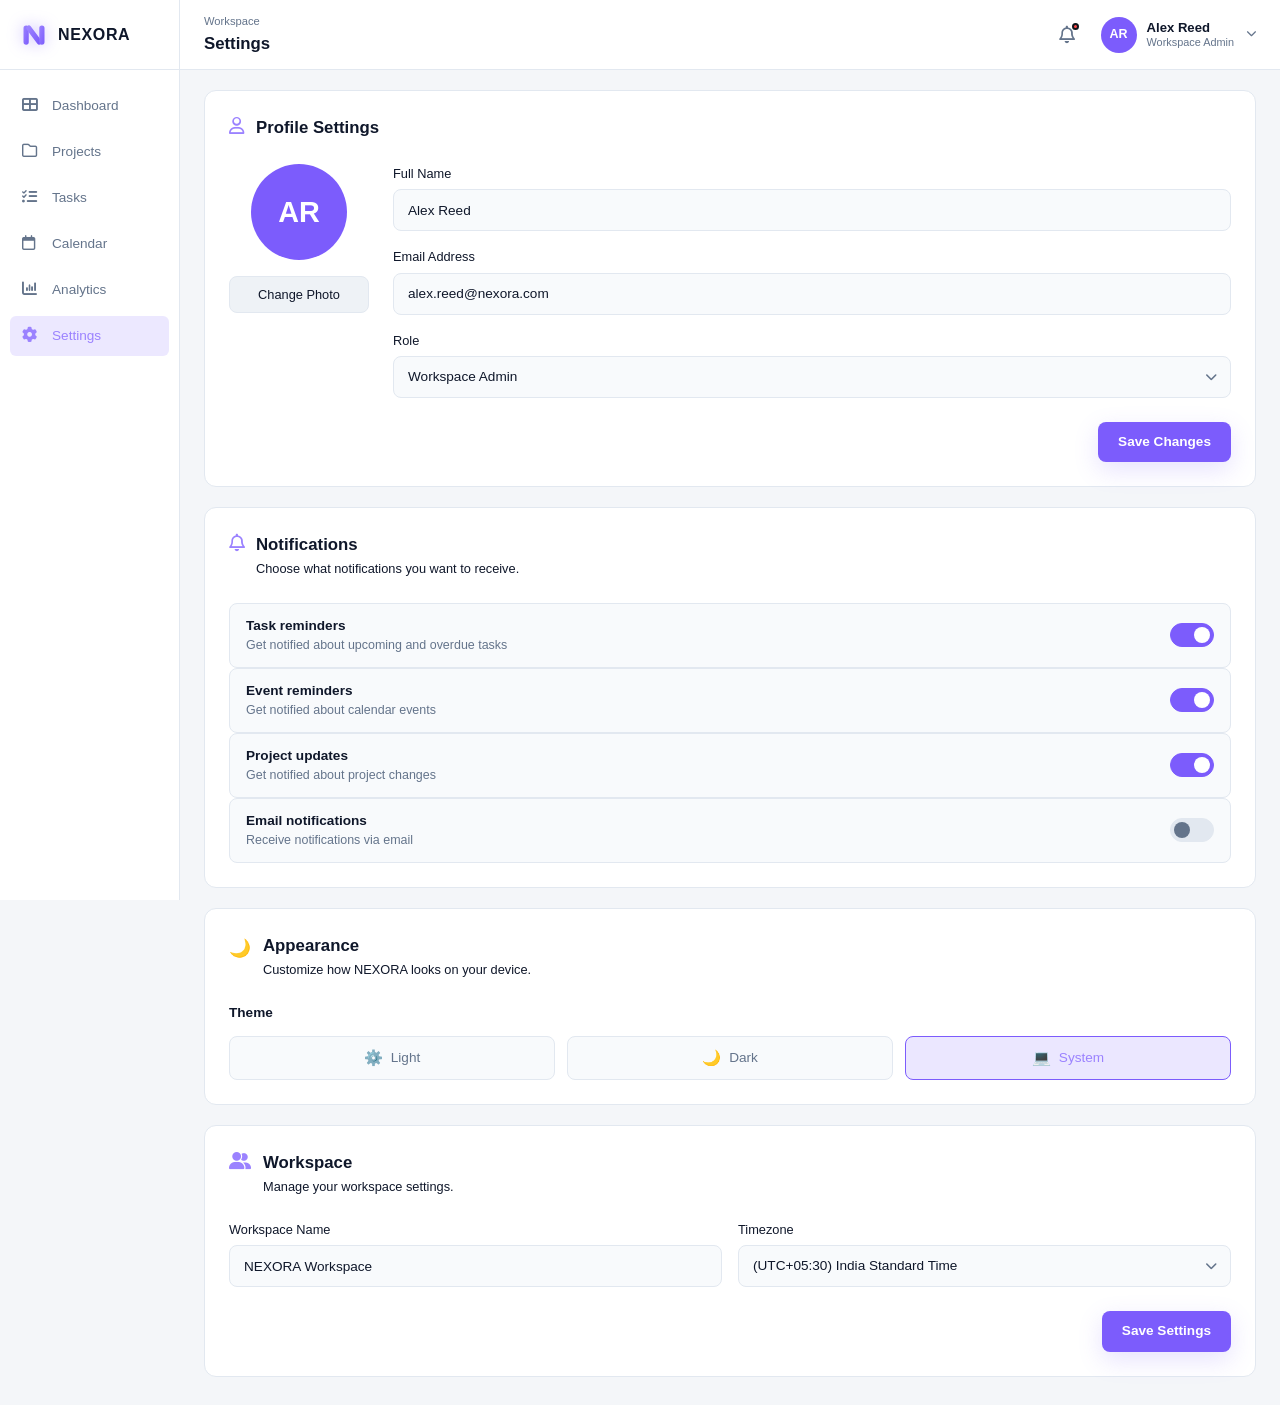
<file: settings.html>
<head>
    <meta charset="UTF-8">
    <meta name="viewport" content="width=device-width, initial-scale=1.0">
    <title>NEXORA | Settings</title>
    
   <link rel="stylesheet" href="CSS/style.css">
    <link rel="stylesheet" href="CSS/setting.css">
    
    <!-- Font Awesome CDN -->
    <link rel="stylesheet" href="https://cdnjs.cloudflare.com/ajax/libs/font-awesome/6.5.2/css/all.min.css" integrity="sha512-SnH5WK+bZxgPHs44uWIX+LLJAJ9/2PkPKZ5QiAj6Ta86w+fsb2TkcmfRyVX3pBnMFcV7oQPJkl9QevSCWr3W6A==" crossorigin="anonymous" referrerpolicy="no-referrer" />
</head>
<body>
    
    <div class="app-layout">

        <!-- =================================
             SIDEBAR
        ================================== -->
        <aside class="sidebar">

            <!-- Brand -->
            <div class="sidebar-brand">
                <a href="index.html" class="brand-logo">
                    <svg class="logo-mark" width="28" height="28" viewBox="0 0 32 32" fill="none" xmlns="http://www.w3.org/2000/svg">
                        <defs>
                            <linearGradient id="nexoraGrad" x1="0%" y1="0%" x2="100%" y2="100%">
                                <stop offset="0%" stop-color="#9B82FF" />
                                <stop offset="100%" stop-color="#7C5CFC" />
                            </linearGradient>
                        </defs>
                        <rect x="4" y="5" width="6" height="22" rx="3" fill="url(#nexoraGrad)" />
                        <path d="M10 8L22 24" stroke="url(#nexoraGrad)" stroke-width="6" stroke-linecap="round" />
                        <rect x="22" y="5" width="6" height="22" rx="3" fill="url(#nexoraGrad)" />
                    </svg>
                    <span class="brand-title">NEXORA</span>
                </a>
            </div>

            <!-- Navigation -->
            <nav class="sidebar-nav">
                <a href="dashboard.html" class="sidebar-link">
                    <i class="fa-solid fa-table-cells-large nav-icon"></i>
                    <span>Dashboard</span>
                </a>

                <a href="projects.html" class="sidebar-link">
                    <i class="fa-regular fa-folder nav-icon"></i>
                    <span>Projects</span>
                </a>

                <a href="tasks.html" class="sidebar-link">
                    <i class="fa-solid fa-list-check nav-icon"></i>
                    <span>Tasks</span>
                </a>

                <a href="calendar.html" class="sidebar-link">
                    <i class="fa-regular fa-calendar nav-icon"></i>
                    <span>Calendar</span>
                </a>

                <a href="analytics.html" class="sidebar-link">
                    <i class="fa-solid fa-chart-column nav-icon"></i>
                    <span>Analytics</span>
                </a>

                <a href="settings.html" class="sidebar-link active">
                    <i class="fa-solid fa-gear nav-icon"></i>
                    <span>Settings</span>
                </a>
            </nav>

        </aside>

        <!-- =================================
             MAIN CONTENT
        ================================== -->
        <div class="main-wrapper">

            <!-- HEADER -->
            <header class="top-header">
                <div>
                    <span class="page-label">Workspace</span>
                    <h1>Settings</h1>
                </div>

                <div class="header-right">
                    <button class="notification-btn" type="button" aria-label="Notifications">
                        <i class="fa-regular fa-bell"></i>
                        <span class="notification-dot"></span>
                    </button>

                    <div class="user-profile">
                        <div class="user-avatar" id="headerAvatar">AR</div>
                        <div class="user-info">
                            <strong>Alex Reed</strong>
                            <span>Workspace Admin</span>
                        </div>
                        <i class="fa-solid fa-chevron-down profile-arrow"></i>
                    </div>
                </div>
            </header>

            <main class="content-area">

                <!-- 1. Profile Settings -->
                <section class="settings-card">
                    <div class="card-header">
                        <i class="fa-regular fa-user section-icon"></i>
                        <h2>Profile Settings</h2>
                    </div>

                    <div class="profile-layout">
                        <!-- Updated Avatar Section with Image Upload Capabilities -->
                        <div class="avatar-section">
                            <div class="large-avatar" id="avatarContainer">
                                <span id="avatarInitials">AR</span>
                                <img id="avatarImage" src="" alt="Profile Picture" style="display: none; width: 100%; height: 100%; border-radius: 50%; object-fit: cover;" />
                            </div>

                            <input type="file" id="photoUpload" accept="image/*" style="display: none;" />

                            <button class="btn-secondary" type="button" onclick="document.getElementById('photoUpload').click()">Change Photo</button>
                        </div>

                        <form class="profile-form">
                            <div class="form-group">
                                <label for="fullName">Full Name</label>
                                <input type="text" id="fullName" value="Alex Reed">
                            </div>

                            <div class="form-group">
                                <label for="email">Email Address</label>
                                <input type="email" id="email" value="alex.reed@nexora.com">
                            </div>

                            <div class="form-group">
                                <label for="role">Role</label>
                                <div class="select-wrapper">
                                    <select id="role">
                                        <option value="admin" selected>Workspace Admin</option>
                                        <option value="member">Member</option>
                                    </select>
                                    <i class="fa-solid fa-chevron-down select-arrow"></i>
                                </div>
                            </div>

                            <div class="form-actions">
                                <button class="btn-primary" type="submit">Save Changes</button>
                            </div>
                        </form>
                    </div>
                </section>

                <!-- 2. Notifications Settings -->
                <section class="settings-card">
                    <div class="card-header">
                        <i class="fa-regular fa-bell section-icon"></i>
                        <div>
                            <h2>Notifications</h2>
                            <p class="section-desc">Choose what notifications you want to receive.</p>
                        </div>
                    </div>

                    <div class="toggle-list">
                        <div class="toggle-item">
                            <div class="toggle-info">
                                <strong>Task reminders</strong>
                                <span>Get notified about upcoming and overdue tasks</span>
                            </div>
                            <label class="switch">
                                <input type="checkbox" checked>
                                <span class="slider"></span>
                            </label>
                        </div>

                        <div class="toggle-item">
                            <div class="toggle-info">
                                <strong>Event reminders</strong>
                                <span>Get notified about calendar events</span>
                            </div>
                            <label class="switch">
                                <input type="checkbox" checked>
                                <span class="slider"></span>
                            </label>
                        </div>

                        <div class="toggle-item">
                            <div class="toggle-info">
                                <strong>Project updates</strong>
                                <span>Get notified about project changes</span>
                            </div>
                            <label class="switch">
                                <input type="checkbox" checked>
                                <span class="slider"></span>
                            </label>
                        </div>

                        <div class="toggle-item">
                            <div class="toggle-info">
                                <strong>Email notifications</strong>
                                <span>Receive notifications via email</span>
                            </div>
                            <label class="switch">
                                <input type="checkbox">
                                <span class="slider"></span>
                            </label>
                        </div>
                    </div>
                </section>

                <!-- 3. Appearance Settings -->
                <!-- 3. Appearance Settings -->
<section class="settings-card">
    <div class="card-header">
        <span class="section-icon">🌙</span>
        <div>
            <h2>Appearance</h2>
            <p class="section-desc">Customize how NEXORA looks on your device.</p>
        </div>
    </div>

    <div class="theme-section">
        <label class="theme-label">Theme</label>
        <div class="theme-grid">
            <button class="theme-card active" type="button">
                <span class="theme-icon">⚙️</span>
                <span>Light</span>
            </button>
            <button class="theme-card" type="button">
                <span class="theme-icon">🌙</span>
                <span>Dark</span>
            </button>
            <button class="theme-card" type="button">
                <span class="theme-icon">💻</span>
                <span>System</span>
            </button>
        </div>
    </div>
</section>

                <!-- 4. Workspace Settings -->
                <section class="settings-card">
                    <div class="card-header">
                        <i class="fa-solid fa-user-group section-icon"></i>
                        <div>
                            <h2>Workspace</h2>
                            <p class="section-desc">Manage your workspace settings.</p>
                        </div>
                    </div>

                    <form class="workspace-form">
                        <div class="form-row">
                            <div class="form-group">
                                <label for="workspaceName">Workspace Name</label>
                                <input type="text" id="workspaceName" value="NEXORA Workspace">
                            </div>

                            <div class="form-group">
                                <label for="timezone">Timezone</label>
                                <div class="select-wrapper">
                                    <select id="timezone">
                                        <option value="IST" selected>(UTC+05:30) India Standard Time</option>
                                        <option value="EST">(UTC-05:00) Eastern Time</option>
                                    </select>
                                    <i class="fa-solid fa-chevron-down select-arrow"></i>
                                </div>
                            </div>
                        </div>

                        <div class="form-actions">
                            <button class="btn-primary" type="submit">Save Settings</button>
                        </div>
                    </form>
                </section>

            </main>

        </div> <!-- /.main-wrapper -->
    </div> <!-- /.app-layout -->

    <!-- Toast Notification Container -->
    <div id="toast-container" class="toast-container"></div>

     <!-- JavaScript -->
  <script src="JS/app.js"></script>
    
    <script src="JS/settings.js"></script>
    
    <script src="JS/login.js"></script>
</body>
</html>
</file>
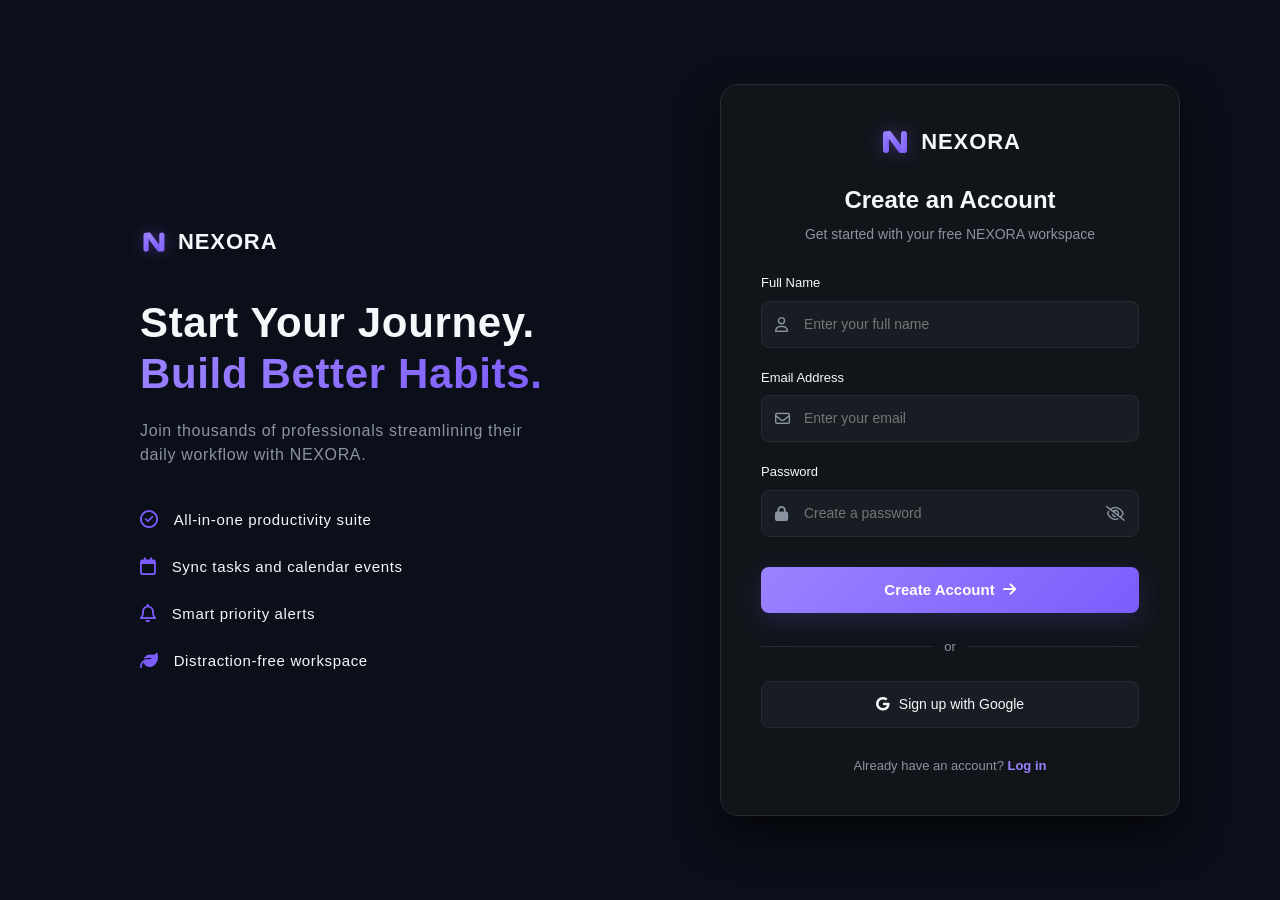
<file: signup.html>
<!DOCTYPE html>
<html lang="en">

<head>
    <meta charset="UTF-8">
    <meta name="viewport" content="width=device-width, initial-scale=1.0">
    <title>NEXORA | Sign Up</title>
    <!-- Main Styles -->
    <link rel="stylesheet" href="CSS/style.css">
    <link rel="stylesheet" href="CSS/login.css">
    <link rel="stylesheet" href="https://cdnjs.cloudflare.com/ajax/libs/font-awesome/6.5.2/css/all.min.css">
</head>

<body>
    <div class="login-layout">

        <!-- Left Side Description -->
        <div class="login-description">
            <div class="sidebar-brand">
                <a href="index.html" class="brand-logo">
                    <svg class="logo-mark" width="28" height="28" viewBox="0 0 32 32" fill="none" xmlns="http://www.w3.org/2000/svg">
                        <defs>
                            <linearGradient id="nexoraGrad" x1="0%" y1="0%" x2="100%" y2="100%">
                                <stop offset="0%" stop-color="#9B82FF" />
                                <stop offset="100%" stop-color="#7C5CFC" />
                            </linearGradient>
                        </defs>
                        <rect x="4" y="5" width="6" height="22" rx="3" fill="url(#nexoraGrad)" />
                        <path d="M10 8L22 24" stroke="url(#nexoraGrad)" stroke-width="6" stroke-linecap="round" />
                        <rect x="22" y="5" width="6" height="22" rx="3" fill="url(#nexoraGrad)" />
                    </svg>
                    <span class="brand-title">NEXORA</span>
                </a>
            </div>

            <div class="subtitle">
                <h2>Start Your Journey.</h2>
                <h2>Build Better Habits.</h2>
                <h3>Join thousands of professionals streamlining their daily workflow with NEXORA.</h3>
            </div>

            <div class="login-features">
                <div class="login-descr">
                    <span><i class="fa-regular fa-circle-check"></i></span>
                    <h3>All-in-one productivity suite</h3>
                </div>
                
                <div class="login-descr">
                    <span><i class="fa-regular fa-calendar"></i></span>
                    <h3>Sync tasks and calendar events</h3>
                </div>

                <div class="login-descr">
                    <span><i class="fa-regular fa-bell"></i></span>
                    <h3>Smart priority alerts</h3>
                </div>

                <div class="login-descr">
                    <span><i class="fa-solid fa-leaf"></i></span>
                    <h3>Distraction-free workspace</h3>
                </div>
            </div>
        </div>

        <!-- Right Side Sign Up Form Card -->
        <div class="login-form">
            <div class="form-brand-header">
                <a href="../index.html" class="brand-logo">
                    <svg class="logo-mark" width="32" height="32" viewBox="0 0 32 32" fill="none" xmlns="http://www.w3.org/2000/svg">
                        <rect x="4" y="5" width="6" height="22" rx="3" fill="url(#nexoraGrad)" />
                        <path d="M10 8L22 24" stroke="url(#nexoraGrad)" stroke-width="6" stroke-linecap="round" />
                        <rect x="22" y="5" width="6" height="22" rx="3" fill="url(#nexoraGrad)" />
                    </svg>
                    <span class="brand-title">NEXORA</span>
                </a>
            </div>

            <div class="subheading">
                <h2>Create an Account</h2>
                <p>Get started with your free NEXORA workspace</p>
            </div>

            <form class="form" id="signupForm">
                <div class="input-group">
                    <label for="fullname">Full Name</label>
                    <div class="input-field-wrapper">
                        <i class="fa-regular fa-user input-icon-left"></i>
                        <input type="text" id="fullname" placeholder="Enter your full name" required>
                    </div>
                </div>

                <div class="input-group">
                    <label for="email">Email Address</label>
                    <div class="input-field-wrapper">
                        <i class="fa-regular fa-envelope input-icon-left"></i>
                        <input type="email" id="email" placeholder="Enter your email" required>
                    </div>
                </div>

                <div class="input-group">
                    <label for="password">Password</label>
                    <div class="input-field-wrapper">
                        <i class="fa-solid fa-lock input-icon-left"></i>
                        <input type="password" id="password" placeholder="Create a password" required>
                        <i class="fa-regular fa-eye-slash input-icon-right" id="togglePassword"></i>
                    </div>
                </div>

                <button type="submit" class="btn-primary">
                    Create Account <i class="fa-solid fa-arrow-right"></i>
                </button>
            </form>

            <div class="divider">
                <span>or</span>
            </div>

            <button type="button" class="btn-google" id="googleSignupBtn">
                <i class="fa-brands fa-google"></i> Sign up with Google
            </button>

            <div class="lower-section">
                <p>Already have an account? <a href="login.html">Log in</a></p>
            </div>
        </div>

    </div>

    <!-- Custom Google Account Selector Modal -->
    <div id="googleModal" class="modal-overlay" style="display: none;">
        <div class="modal-card">
            <div class="modal-header">
                <h3>Sign in with Google</h3>
                <p>Choose an account to continue to NEXORA</p>
            </div>
            <div class="account-list" id="accountListContainer">
                <!-- Dynamically populated accounts -->
            </div>
            <div class="modal-footer">
                <button type="button" class="btn-secondary" id="closeModalBtn">Cancel</button>
            </div>
        </div>
    </div>

    <!-- JavaScript -->
    <script src="JS/signup.js"></script>
</body>

</html>
</file>
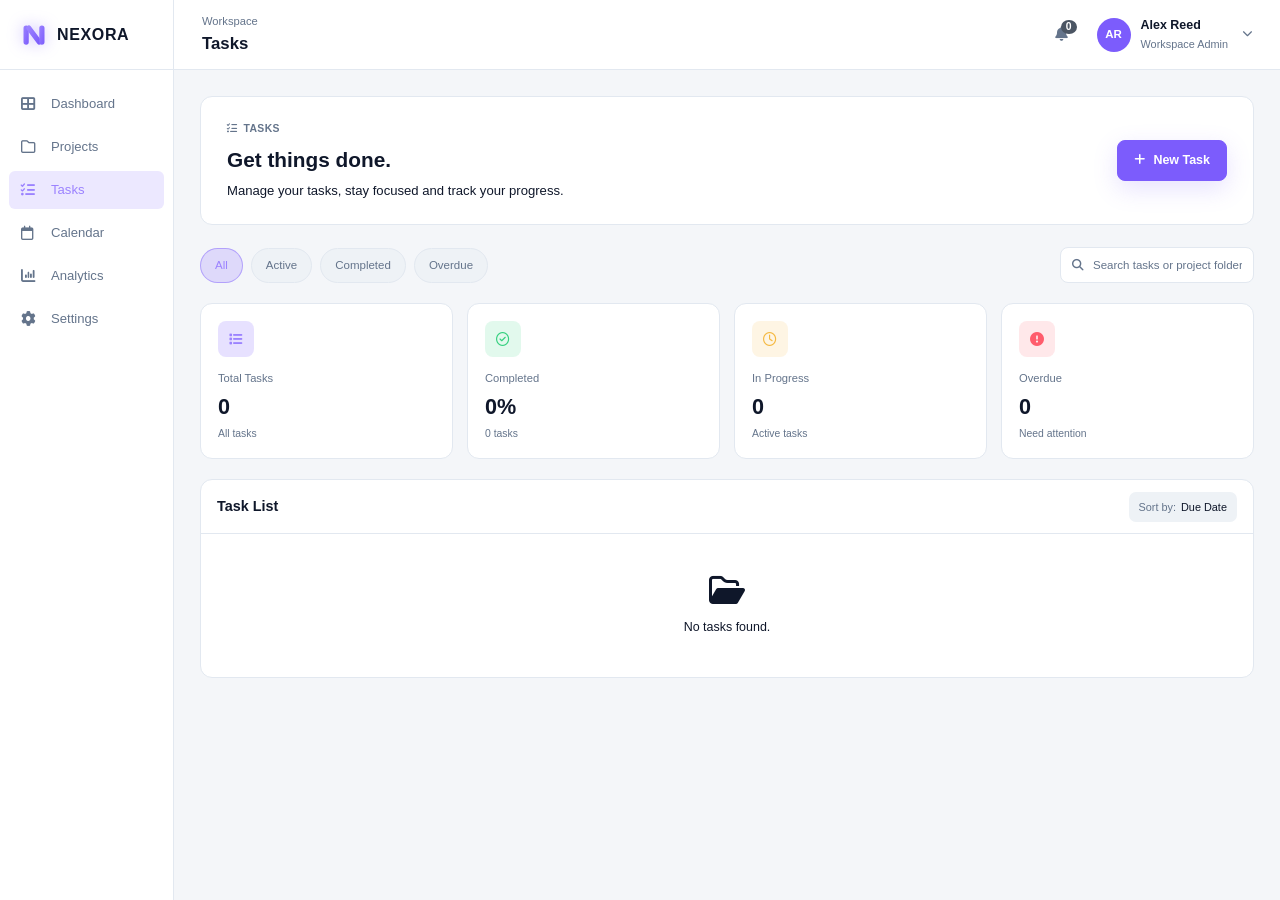
<file: tasks.html>
<!DOCTYPE html>
<html lang="en">

<head>
    <meta charset="UTF-8">
    <meta name="viewport" content="width=device-width, initial-scale=1.0">

    <title>NEXORA | Tasks</title>

    <!-- Main & Page Styles -->
    <link rel="stylesheet" href="CSS/style.css">
    <link rel="stylesheet" href="CSS/tasks.css">

    <!-- Font Awesome CDN -->
    <link rel="stylesheet" href="https://cdnjs.cloudflare.com/ajax/libs/font-awesome/6.5.2/css/all.min.css">
</head>

<body>

    <div class="app-layout">

        <!-- =================================
             SIDEBAR
        ================================== -->
        <aside class="sidebar">

            <!-- Brand -->
            <div class="sidebar-brand">
                <a href="index.html" class="brand-logo">
                    <svg class="logo-mark" width="28" height="28" viewBox="0 0 32 32" fill="none"
                        xmlns="http://www.w3.org/2000/svg">
                        <defs>
                            <linearGradient id="nexoraGrad" x1="0%" y1="0%" x2="100%" y2="100%">
                                <stop offset="0%" stop-color="#9B82FF" />
                                <stop offset="100%" stop-color="#7C5CFC" />
                            </linearGradient>
                        </defs>
                        <rect x="4" y="5" width="6" height="22" rx="3" fill="url(#nexoraGrad)" />
                        <path d="M10 8L22 24" stroke="url(#nexoraGrad)" stroke-width="6" stroke-linecap="round" />
                        <rect x="22" y="5" width="6" height="22" rx="3" fill="url(#nexoraGrad)" />
                    </svg>
                    <span class="brand-title">NEXORA</span>
                </a>
            </div>

            <!-- Navigation -->
            <nav class="sidebar-nav">
                <a href="dashboard.html" class="sidebar-link">
                    <i class="fa-solid fa-table-cells-large nav-icon"></i>
                    <span>Dashboard</span>
                </a>

                <a href="projects.html" class="sidebar-link">
                    <i class="fa-regular fa-folder nav-icon"></i>
                    <span>Projects</span>
                </a>

                <a href="tasks.html" class="sidebar-link active">
                    <i class="fa-solid fa-list-check nav-icon"></i>
                    <span>Tasks</span>
                </a>

                <a href="calendar.html" class="sidebar-link">
                    <i class="fa-regular fa-calendar nav-icon"></i>
                    <span>Calendar</span>
                </a>

                <a href="analytics.html" class="sidebar-link">
                    <i class="fa-solid fa-chart-column nav-icon"></i>
                    <span>Analytics</span>
                </a>

                <a href="settings.html" class="sidebar-link">
                    <i class="fa-solid fa-gear nav-icon"></i>
                    <span>Settings</span>
                </a>
            </nav>

        </aside>

        <!-- =================================
             MAIN CONTENT WRAPPER
        ================================== -->
        <div class="main-wrapper">

            <!-- HEADER -->
            <header class="top-header">

                <div>
                    <span class="page-label">Workspace</span>
                    <h1>Tasks</h1>
                </div>

                <div class="header-right">

                    <button
                        class="notification"
                        type="button"
                    >

                        <i class="fa-solid fa-bell"></i>

                    </button>


                    <div class="user-profile">

                        <div class="user-avatar">
                            AR
                        </div>


                        <div class="user-info">

                            <strong>
                                Alex Reed
                            </strong>

                            <span>
                                Workspace Admin
                            </span>

                        </div>


                        <i
                            class="fa-solid fa-chevron-down profile-arrow"
                        ></i>

                    </div>

                </div>

            </header>

            <!-- MAIN CONTENT AREA -->
            <main class="content-area">

                <!-- Welcome Card -->
                <section class="task-card">
                    <div>
                        <span class="section-label">
                            <i class="fa-solid fa-list-check"></i>
                            Tasks
                        </span>
                        <h2>Get things done.</h2>
                        <p>Manage your tasks, stay focused and track your progress.</p>
                    </div>

                    <button class="btn btn-primary" id="newTaskBtn" type="button">
                        <i class="fa-solid fa-plus"></i>
                        New Task
                    </button>
                </section>

                <!-- TOOLBAR (FILTERS & SEARCH) -->
                <section class="task-toolbar">

                    <div class="task-filters">
                        <button class="filter-btn active" data-filter="all">All</button>
                        <button class="filter-btn" data-filter="active">Active</button>
                        <button class="filter-btn" data-filter="completed">Completed</button>
                        <button class="filter-btn" data-filter="overdue">Overdue</button>
                    </div>

                    <div class="task-search">
                        <i class="fa-solid fa-magnifying-glass"></i>
                        <input type="text" id="taskSearch" placeholder="Search tasks or project folders...">
                    </div>

                </section>

                <!-- STATISTICS CARDS -->
                <section class="task-stats">

                    <!-- Total -->
                    <div class="task-stat-card">
                        <div class="stat-icon purple">
                            <i class="fa-solid fa-list"></i>
                        </div>
                        <span>Total Tasks</span>
                        <strong id="totalTasks">0</strong>
                        <small>All tasks</small>
                    </div>

                    <!-- Completed -->
                    <div class="task-stat-card">
                        <div class="stat-icon green">
                            <i class="fa-regular fa-circle-check"></i>
                        </div>
                        <span>Completed</span>
                        <strong id="completedTasks">0%</strong>
                        <small id="completedTaskCount">0 tasks</small>
                    </div>

                    <!-- Active / In Progress -->
                    <div class="task-stat-card">
                        <div class="stat-icon yellow">
                            <i class="fa-regular fa-clock"></i>
                        </div>
                        <span>In Progress</span>
                        <strong id="activeTasks">0</strong>
                        <small>Active tasks</small>
                    </div>

                    <!-- Overdue -->
                    <div class="task-stat-card">
                        <div class="stat-icon red">
                            <i class="fa-solid fa-circle-exclamation"></i>
                        </div>
                        <span>Overdue</span>
                        <strong id="overdueTasks">0</strong>
                        <small>Need attention</small>
                    </div>

                </section>

                <!-- TASK LIST CONTAINER -->
                <section class="task-list-card">

                    <div class="task-list-header">
                        <h3>Task List</h3>

                        <div class="sort-wrapper">
                            <label for="sortTasks">Sort by:</label>
                            <select id="sortTasks">
                                <option value="due">Due Date</option>
                                <option value="priority">Priority</option>
                                <option value="name">Name</option>
                            </select>
                        </div>
                    </div>

                    <div class="tasks-container" id="tasksContainer">
                        <!-- Dynamically populated by js/tasks.js -->
                    </div>

                </section>

            </main>

        </div>

    </div>

    <!-- =================================
         NEW / EDIT TASK MODAL
    ================================== -->
    <div class="task-modal" id="taskModal">

        <div class="task-modal-content">

            <!-- Modal Header -->
            <div class="task-modal-header">
                <div>
                    <span class="modal-label">TASK MANAGER</span>
                    <h2>Create Task</h2>
                </div>

                <button type="button" class="modal-close" id="closeTaskModal">
                    <i class="fa-solid fa-xmark"></i>
                </button>
            </div>

            <!-- Task Form -->
            <form id="taskForm">

                <!-- Task Title -->
                <div class="form-group">
                    <label for="taskTitle">Task Title</label>
                    <input type="text" id="taskTitle" placeholder="Enter task title" required>
                </div>

                <!-- Project Folder Selection -->
                <div class="form-group">
                    <label for="taskProjectSelect">Project Folder</label>
                    <div class="select-wrapper">
                        <select id="taskProjectSelect" onchange="toggleCustomProjectInput(this)">
                            <!-- Options populated dynamically by tasks.js -->
                            <option value="General">General</option>
                            <option value="__NEW__">+ Create New Project Folder...</option>
                        </select>
                    </div>
                    <input type="text" id="taskProjectCustom" placeholder="Enter new project folder name" style="display: none; margin-top: 8px;">
                </div>

                <!-- Date & Priority Row -->
                <div class="form-row">

                    <div class="form-group">
                        <label for="taskDueDate">Due Date</label>
                        <input type="date" id="taskDueDate" required>
                    </div>

                    <div class="form-group">
                        <label for="taskPriority">Priority</label>
                        <select id="taskPriority">
                            <option value="high">High</option>
                            <option value="medium" selected>Medium</option>
                            <option value="low">Low</option>
                        </select>
                    </div>

                </div>

                <!-- Modal Actions -->
                <div class="task-modal-actions">
                    <button type="button" class="btn-secondary" id="cancelTask">Cancel</button>
                    <button type="submit" class="btn-primary">
                        <i class="fa-solid fa-plus"></i>
                        Save Task
                    </button>
                </div>

            </form>

        </div>

    </div>

    <!-- Toast Container -->
    <div id="toast-container" class="toast-container"></div>

    <!-- JavaScript Files -->
    <script src="JS/app.js"></script>
    <script src="JS/tasks.js"></script>
    <script src="JS/login.js"></script>

</body>

</html>
</file>
<file: CSS/style.css>
/* =================================
   GLOBAL RESET
================================= */

* {
    margin: 0;
    padding: 0;
    box-sizing: border-box;
}


/* =================================
   ROOT VARIABLES
================================= */

:root {
    --bg: #0B0D10;

    --surface: #11151A;
    --surface-2: #181D24;
    --surface-3: #1D232C;

    --primary: #7C5CFC;
    --primary-light: #9B82FF;
    --primary-hover: #8D72FF;

    --accent: #4F8CFF;

    --success: #35D07F;
    --warning: #F5B942;
    --danger: #FF5C6C;

    --text: #F5F7FA;
    --text-muted: #8B93A1;

    --border: #252B34;
    --border-light: #303743;

    --container-width: 1200px;

    --radius-sm: 8px;
    --radius-md: 12px;
    --radius-lg: 18px;

    --transition: 0.25s ease;
}


/* =================================
   HTML
================================= */

html {
    scroll-behavior: smooth;
}


/* =================================
   BODY
================================= */

body {
    min-height: 100vh;

    background-color: var(--bg);
    color: var(--text);

    font-family:
        -apple-system,
        BlinkMacSystemFont,
        "Segoe UI",
        Roboto,
        Helvetica,
        Arial,
        sans-serif;

    line-height: 1.5;

    overflow-x: hidden;

    -webkit-font-smoothing: antialiased;
}


/* =================================
   BASIC ELEMENTS
================================= */

a {
    color: inherit;
    text-decoration: none;
}

button,
input,
textarea,
select {
    font: inherit;
}

button {
    border: none;
    cursor: pointer;
}

img,
svg {
    display: block;
    max-width: 100%;
}


/* =================================
   CONTAINER
================================= */

.container {
    width: min(
        calc(100% - 48px),
        var(--container-width)
    );

    margin-inline: auto;
}


/* =================================
   NAVBAR
================================= */

.navbar {
    position: sticky;
    top: 0;
    z-index: 100;

    height: 72px;

    background: rgba(11, 13, 16, 0.85);

    border-bottom: 1px solid var(--border);

    backdrop-filter: blur(16px);
}


.navbar-container {
    height: 100%;

    display: flex;
    align-items: center;
    justify-content: space-between;
}


/* =================================
   BRAND
================================= */

.brand-logo {
    display: flex;
    align-items: center;
    gap: 10px;

    flex-shrink: 0;
}


.logo-mark {
    filter:
        drop-shadow(
            0 0 8px rgba(124, 92, 252, 0.4)
        );

    transition:
        transform var(--transition),
        filter var(--transition);
}


.brand-logo:hover .logo-mark {
    transform: scale(1.05);

    filter:
        drop-shadow(
            0 0 14px rgba(124, 92, 252, 0.7)
        );
}


.brand-title {
    color: var(--text);

    font-size: 1.1rem;
    font-weight: 750;

    letter-spacing: 0.1em;
}


/* =================================
   NAVIGATION
================================= */

.navbar-nav {
    display: flex;
    align-items: center;
    gap: 32px;
}


.nav-link {
    color: var(--text-muted);

    font-size: 0.9rem;
    font-weight: 500;

    transition:
        color var(--transition);
}


.nav-link:hover {
    color: var(--text);
}


/* =================================
   NAVBAR ACTIONS
================================= */

.navbar-actions {
    display: flex;
    align-items: center;
    gap: 10px;
}


/* =================================
   BUTTONS
================================= */

.btn {
    display: inline-flex;

    align-items: center;
    justify-content: center;

    min-height: 40px;

    padding: 0 18px;

    border-radius: var(--radius-sm);

    font-size: 0.9rem;
    font-weight: 600;

    transition:
        background-color var(--transition),
        border-color var(--transition),
        color var(--transition),
        transform var(--transition),
        box-shadow var(--transition);
}


.btn:hover {
    transform: translateY(-1px);
}


.btn-primary {
    color: #ffffff;

    background: var(--primary);

    box-shadow:
        0 8px 24px rgba(124, 92, 252, 0.18);
}


.btn-primary:hover {
    background: var(--primary-hover);

    box-shadow:
        0 10px 30px rgba(124, 92, 252, 0.28);
}


.btn-secondary {
    color: var(--text);

    background: var(--surface);

    border: 1px solid var(--border);
}


.btn-secondary:hover {
    background: var(--surface-2);

    border-color: var(--border-light);
}


.btn-large {
    min-height: 48px;

    padding-inline: 22px;

    font-size: 0.95rem;
}


/* =================================
   HERO
================================= */

.hero {
    position: relative;

    padding: 110px 0 90px;

    overflow: hidden;
}


.hero::before {
    content: "";

    position: absolute;

    width: 600px;
    height: 600px;

    top: -250px;
    left: 50%;

    transform: translateX(-50%);

    background:
        radial-gradient(
            circle,
            rgba(124, 92, 252, 0.14),
            transparent 68%
        );

    pointer-events: none;
}


.hero-container {
    position: relative;
    z-index: 1;

    display: grid;

    grid-template-columns:
        minmax(0, 0.9fr)
        minmax(0, 1.1fr);

    align-items: center;

    gap: 70px;
}


.hero-content {
    max-width: 570px;
}


.hero-badge {
    display: inline-flex;

    align-items: center;

    padding: 6px 12px;

    margin-bottom: 20px;

    border: 1px solid rgba(124, 92, 252, 0.3);

    border-radius: 999px;

    background:
        rgba(124, 92, 252, 0.08);

    color: var(--primary-light);

    font-size: 0.78rem;
    font-weight: 600;

    letter-spacing: 0.04em;
}


.hero-title {
    max-width: 650px;

    font-size: clamp(3rem, 5vw, 5rem);

    line-height: 1.02;

    letter-spacing: -0.055em;

    font-weight: 750;
}


.hero-title span {
    display: block;

    color: var(--primary-light);
}


.hero-description {
    max-width: 540px;

    margin-top: 24px;

    color: var(--text-muted);

    font-size: 1.05rem;

    line-height: 1.8;
}


.hero-actions {
    display: flex;
    align-items: center;
    gap: 12px;

    margin-top: 32px;
}


.hero-meta {
    display: flex;
    align-items: center;

    margin-top: 42px;
}


.hero-meta-item {
    display: flex;
    flex-direction: column;

    gap: 2px;

    padding-inline: 18px;
}


.hero-meta-item:first-child {
    padding-left: 0;
}


.hero-meta-item strong {
    font-size: 1.15rem;
}


.hero-meta-item span {
    color: var(--text-muted);

    font-size: 0.78rem;
}


.hero-meta-divider {
    width: 1px;
    height: 30px;

    background: var(--border);
}


/* =================================
   DASHBOARD PREVIEW
================================= */

.hero-preview {
    position: relative;
}


.preview-window {
    overflow: hidden;

    border: 1px solid var(--border);

    border-radius: var(--radius-lg);

    background: var(--surface);

    box-shadow:
        0 30px 80px rgba(0, 0, 0, 0.45),

        0 0 80px
        rgba(124, 92, 252, 0.08);
}


.preview-header {
    height: 44px;

    display: flex;
    align-items: center;

    gap: 12px;

    padding: 0 16px;

    border-bottom: 1px solid var(--border);

    color: var(--text-muted);

    font-size: 0.7rem;
}


.preview-dots {
    display: flex;
    gap: 5px;
}


.preview-dots span {
    width: 7px;
    height: 7px;

    border-radius: 50%;

    background: var(--border-light);
}


.preview-body {
    display: flex;

    min-height: 380px;
}


.preview-sidebar {
    width: 58px;

    flex-shrink: 0;

    padding: 18px 10px;

    border-right: 1px solid var(--border);

    background: #0E1115;
}


.preview-logo {
    width: 30px;
    height: 30px;

    display: grid;
    place-items: center;

    margin: 0 auto 25px;

    border-radius: 8px;

    background: var(--primary);

    color: white;

    font-size: 0.8rem;
    font-weight: 700;
}


.preview-sidebar-line {
    width: 25px;
    height: 7px;

    margin: 0 auto 15px;

    border-radius: 4px;

    background: var(--surface-3);
}


.preview-sidebar-line.active {
    background: var(--primary);
}


.preview-content {
    flex: 1;

    padding: 22px;
}


.preview-title-row {
    display: flex;
    align-items: center;
    justify-content: space-between;
}


.preview-title-row small {
    color: var(--text-muted);

    font-size: 0.65rem;
}


.preview-title-row h3 {
    margin-top: 3px;

    font-size: 1rem;
}


.preview-avatar {
    width: 30px;
    height: 30px;

    display: grid;
    place-items: center;

    border-radius: 50%;

    background: var(--primary);

    color: white;

    font-size: 0.65rem;
    font-weight: 700;
}


.preview-stats {
    display: grid;

    grid-template-columns: repeat(3, 1fr);

    gap: 10px;

    margin-top: 20px;
}


.preview-card {
    padding: 14px;

    border: 1px solid var(--border);

    border-radius: 10px;

    background: var(--surface-2);
}


.preview-card small {
    display: block;

    margin-bottom: 5px;

    color: var(--text-muted);

    font-size: 0.62rem;
}


.preview-card strong {
    font-size: 1rem;
}


.preview-grid {
    display: grid;

    grid-template-columns: 1.2fr 0.8fr;

    gap: 10px;

    margin-top: 10px;
}


.preview-chart,
.preview-tasks {
    min-height: 175px;

    padding: 15px;

    border: 1px solid var(--border);

    border-radius: 10px;

    background: var(--surface-2);
}


.preview-card-heading {
    color: var(--text-muted);

    font-size: 0.68rem;
    font-weight: 600;
}


.chart-bars {
    height: 115px;

    display: flex;
    align-items: flex-end;

    gap: 8px;

    margin-top: 15px;
}


.chart-bars span {
    flex: 1;

    min-height: 10px;

    border-radius: 4px 4px 2px 2px;

    background:
        linear-gradient(
            to top,
            var(--primary),
            var(--primary-light)
        );

    opacity: 0.9;
}


.preview-task {
    display: flex;
    align-items: center;

    gap: 7px;

    margin-top: 14px;

    color: var(--text-muted);

    font-size: 0.65rem;
}


.task-dot {
    width: 7px;
    height: 7px;

    flex-shrink: 0;

    border-radius: 50%;
}


.task-dot.primary {
    background: var(--primary);
}


.task-dot.success {
    background: var(--success);
}


.task-dot.warning {
    background: var(--warning);
}


/* =================================
   SECTIONS
================================= */

.section {
    padding: 100px 0;
}


.section-heading {
    max-width: 650px;

    margin-bottom: 50px;
}


.section-label {
    display: block;

    margin-bottom: 12px;

    color: var(--primary-light);

    font-size: 0.72rem;
    font-weight: 700;

    letter-spacing: 0.12em;
}


.section-heading h2 {
    font-size: clamp(2rem, 4vw, 3rem);

    line-height: 1.1;

    letter-spacing: -0.035em;
}


.section-heading p {
    margin-top: 16px;

    color: var(--text-muted);

    line-height: 1.7;
}


/* =================================
   FEATURES
================================= */

.features-section {
    border-top: 1px solid var(--border);
}


.features-grid {
    display: grid;

    grid-template-columns:
        repeat(4, minmax(0, 1fr));

    gap: 16px;
}


.feature-card {
    padding: 26px;

    border: 1px solid var(--border);

    border-radius: var(--radius-md);

    background: var(--surface);

    transition:
        transform var(--transition),
        border-color var(--transition),
        background-color var(--transition);
}


.feature-card:hover {
    transform: translateY(-4px);

    background: var(--surface-2);

    border-color:
        rgba(124, 92, 252, 0.45);
}


.feature-icon {
    width: 42px;
    height: 42px;

    display: grid;
    place-items: center;

    margin-bottom: 22px;

    border-radius: 10px;

    background:
        rgba(124, 92, 252, 0.1);

    color: var(--primary-light);

    font-size: 1.1rem;
    font-weight: 700;
}


.feature-card h3 {
    font-size: 1rem;
}


.feature-card p {
    margin-top: 10px;

    color: var(--text-muted);

    font-size: 0.88rem;

    line-height: 1.7;
}


/* =================================
   WORKFLOW
================================= */

.workflow-section {
    border-top: 1px solid var(--border);
}


.workflow-grid {
    display: grid;

    grid-template-columns:
        repeat(4, minmax(0, 1fr));

    gap: 16px;
}


.workflow-step {
    position: relative;

    padding: 26px;

    border-top: 1px solid var(--border);
}


.step-number {
    display: block;

    margin-bottom: 28px;

    color: var(--primary-light);

    font-size: 0.75rem;
    font-weight: 700;
}


.workflow-step h3 {
    font-size: 1rem;
}


.workflow-step p {
    margin-top: 10px;

    color: var(--text-muted);

    font-size: 0.88rem;

    line-height: 1.7;
}


/* =================================
   CTA
================================= */

.cta-section {
    padding-top: 40px;
}


.cta-card {
    position: relative;

    overflow: hidden;

    padding: 70px 40px;

    text-align: center;

    border: 1px solid var(--border);

    border-radius: var(--radius-lg);

    background:
        linear-gradient(
            135deg,
            rgba(124, 92, 252, 0.13),
            rgba(79, 140, 255, 0.05)
        );
}


.cta-card::before {
    content: "";

    position: absolute;

    width: 350px;
    height: 350px;

    top: -200px;
    left: 50%;

    transform: translateX(-50%);

    border-radius: 50%;

    background:
        rgba(124, 92, 252, 0.12);

    filter: blur(40px);
}


.cta-card > * {
    position: relative;
    z-index: 1;
}


.cta-card h2 {
    max-width: 700px;

    margin: 0 auto;

    font-size: clamp(2rem, 4vw, 3.5rem);

    line-height: 1.1;

    letter-spacing: -0.04em;
}


.cta-card p {
    max-width: 520px;

    margin: 18px auto 28px;

    color: var(--text-muted);
}


/* =================================
   FOOTER
================================= */

.footer {
    padding: 30px 0;

    border-top: 1px solid var(--border);
}


.footer-container {
    display: flex;

    align-items: center;
    justify-content: space-between;

    gap: 20px;
}


.footer-brand {
    display: flex;
    align-items: center;

    gap: 10px;
}


.footer-brand strong {
    font-size: 0.9rem;

    letter-spacing: 0.08em;
}


.footer-brand span,
.footer p {
    color: var(--text-muted);

    font-size: 0.78rem;
}




/* =================================
   RESPONSIVE
================================= */

/* =================================
   TABLET
================================= */

@media (max-width: 1000px) {

    .container {
        width: min(
            calc(100% - 36px),
            var(--container-width)
        );
    }

    /* NAVBAR */
    .navbar {
        height: auto;
        min-height: 72px;
    }

    .navbar-container {
        min-height: 72px;
        gap: 20px;
    }

    .navbar-nav {
        gap: 20px;
    }

    .nav-link {
        font-size: 0.82rem;
    }

    /* HERO */
    .hero {
        padding: 80px 0 70px;
    }

    .hero-container {
        grid-template-columns: 1fr;
        gap: 50px;
    }

    .hero-content {
        max-width: 700px;
    }

    .hero-preview {
        max-width: 750px;
        width: 100%;
        margin-inline: auto;
    }

    /* FEATURES */
    .features-grid,
    .workflow-grid {
        grid-template-columns: repeat(2, minmax(0, 1fr));
    }

    /* SECTIONS */
    .section {
        padding: 80px 0;
    }

    /* PREVIEW */
    .preview-body {
        min-height: 360px;
    }
}


/* =================================
   MOBILE
================================= */

@media (max-width: 700px) {

    .container {
        width: calc(100% - 30px);
    }

    /* NAVBAR */

    .navbar {
        position: relative;
        height: auto;
    }

    .navbar-container {
        min-height: 64px;

        flex-wrap: wrap;

        padding-top: 12px;
        padding-bottom: 12px;

        gap: 14px;
    }

    .brand-title {
        font-size: 0.95rem;
    }

    .navbar-nav {
        order: 3;

        width: 100%;

        justify-content: center;

        gap: 18px;

        padding-top: 4px;
    }

    .nav-link {
        font-size: 0.75rem;
    }

    .navbar-actions {
        gap: 6px;
    }

    .navbar-actions .btn {
        min-height: 36px;
        padding: 0 12px;
        font-size: 0.78rem;
    }


    /* HERO */

    .hero {
        padding: 65px 0 55px;
    }

    .hero-container {
        gap: 40px;
    }

    .hero-badge {
        margin-bottom: 16px;

        font-size: 0.7rem;
    }

    .hero-title {
        font-size: clamp(
            2.5rem,
            11vw,
            4rem
        );

        letter-spacing: -0.045em;
    }

    .hero-description {
        margin-top: 18px;

        font-size: 0.92rem;
        line-height: 1.7;
    }

    .hero-actions {
        flex-direction: column;
        align-items: stretch;

        margin-top: 26px;
    }

    .hero-actions .btn {
        width: 100%;
    }

    .hero-meta {
        justify-content: center;

        margin-top: 32px;
    }

    .hero-meta-item {
        padding-inline: 12px;

        text-align: center;
    }

    .hero-meta-item strong {
        font-size: 1rem;
    }

    .hero-meta-item span {
        font-size: 0.68rem;
    }


    /* DASHBOARD PREVIEW */

    .preview-window {
        border-radius: 14px;
    }

    .preview-body {
        min-height: 300px;
    }

    .preview-sidebar {
        width: 45px;

        padding: 14px 7px;
    }

    .preview-logo {
        width: 25px;
        height: 25px;

        margin-bottom: 20px;

        font-size: 0.68rem;
    }

    .preview-sidebar-line {
        width: 20px;
        height: 6px;

        margin-bottom: 12px;
    }

    .preview-content {
        padding: 14px;
    }

    .preview-title-row h3 {
        font-size: 0.82rem;
    }

    .preview-title-row small {
        font-size: 0.55rem;
    }

    .preview-avatar {
        width: 25px;
        height: 25px;

        font-size: 0.55rem;
    }

    .preview-stats {
        gap: 6px;

        margin-top: 14px;
    }

    .preview-card {
        padding: 10px;
    }

    .preview-card small {
        font-size: 0.52rem;
    }

    .preview-card strong {
        font-size: 0.8rem;
    }

    .preview-grid {
        grid-template-columns: 1fr;

        gap: 6px;
    }

    .preview-chart,
    .preview-tasks {
        min-height: 125px;

        padding: 10px;
    }

    .chart-bars {
        height: 75px;

        gap: 5px;

        margin-top: 10px;
    }

    .preview-task {
        margin-top: 9px;

        font-size: 0.55rem;
    }


    /* SECTIONS */

    .section {
        padding: 65px 0;
    }

    .section-heading {
        margin-bottom: 32px;
    }

    .section-heading h2 {
        font-size: clamp(
            1.8rem,
            8vw,
            2.5rem
        );
    }

    .section-heading p {
        font-size: 0.9rem;
    }


    /* FEATURES */

    .features-grid,
    .workflow-grid {
        grid-template-columns: 1fr;

        gap: 12px;
    }

    .feature-card {
        padding: 20px;
    }

    .feature-icon {
        width: 38px;
        height: 38px;

        margin-bottom: 18px;

        font-size: 1rem;
    }

    .feature-card p,
    .workflow-step p {
        font-size: 0.82rem;
    }


    /* WORKFLOW */

    .workflow-step {
        padding: 20px;

        border-top: 1px solid var(--border);
    }

    .step-number {
        margin-bottom: 18px;
    }


    /* CTA */

    .cta-section {
        padding-top: 20px;
    }

    .cta-card {
        padding: 50px 20px;
    }

    .cta-card h2 {
        font-size: clamp(
            1.8rem,
            8vw,
            2.6rem
        );
    }

    .cta-card p {
        font-size: 0.88rem;
    }

    .cta-card .btn {
        width: 100%;
    }


    /* FOOTER */

    .footer {
        padding: 24px 0;
    }

    .footer-container {
        flex-direction: column;

        align-items: flex-start;

        gap: 12px;
    }
}


/* =================================
   SMALL MOBILE
================================= */

@media (max-width: 500px) {

    .container {
        width: calc(100% - 24px);
    }


    /* NAVBAR */

    .navbar-container {
        gap: 10px;
    }

    .logo-mark {
        width: 26px;
        height: 26px;
    }

    .brand-title {
        font-size: 0.82rem;
        letter-spacing: 0.07em;
    }

    .navbar-actions {
        margin-left: auto;
    }

    .navbar-actions .btn {
        min-height: 34px;

        padding: 0 9px;

        font-size: 0.7rem;
    }

    .navbar-nav {
        gap: 12px;

        overflow-x: auto;
        justify-content: flex-start;

        padding-bottom: 2px;

        scrollbar-width: none;
    }

    .navbar-nav::-webkit-scrollbar {
        display: none;
    }

    .nav-link {
        flex-shrink: 0;

        font-size: 0.68rem;
    }


    /* HERO */

    .hero {
        padding: 50px 0 45px;
    }

    .hero-title {
        font-size: clamp(
            2.25rem,
            12vw,
            3.2rem
        );
    }

    .hero-description {
        font-size: 0.86rem;
    }

    .hero-meta {
        justify-content: space-between;
    }

    .hero-meta-item {
        padding-inline: 7px;
    }

    .hero-meta-divider {
        height: 25px;
    }


    /* PREVIEW */

    .preview-header {
        height: 36px;

        padding: 0 10px;

        font-size: 0.58rem;
    }

    .preview-body {
        min-height: 245px;
    }

    .preview-sidebar {
        width: 38px;

        padding: 10px 5px;
    }

    .preview-logo {
        width: 22px;
        height: 22px;

        margin-bottom: 15px;

        font-size: 0.58rem;
    }

    .preview-sidebar-line {
        width: 17px;
        height: 5px;

        margin-bottom: 9px;
    }

    .preview-content {
        padding: 10px;
    }

    .preview-stats {
        grid-template-columns: repeat(3, 1fr);

        gap: 4px;

        margin-top: 10px;
    }

    .preview-card {
        padding: 7px;
    }

    .preview-card small {
        font-size: 0.42rem;
    }

    .preview-card strong {
        font-size: 0.68rem;
    }

    .preview-grid {
        margin-top: 5px;
    }

    .preview-chart,
    .preview-tasks {
        min-height: 100px;

        padding: 7px;
    }

    .preview-card-heading {
        font-size: 0.52rem;
    }

    .chart-bars {
        height: 55px;

        gap: 3px;

        margin-top: 7px;
    }

    .preview-task {
        gap: 4px;

        margin-top: 6px;

        font-size: 0.46rem;
    }

    .task-dot {
        width: 5px;
        height: 5px;
    }


    /* SECTIONS */

    .section {
        padding: 50px 0;
    }

    .section-heading h2 {
        font-size: 1.8rem;
    }

    .section-heading p {
        font-size: 0.82rem;
    }


    /* FEATURE */

    .feature-card {
        padding: 18px;
    }


    /* WORKFLOW */

    .workflow-step {
        padding: 18px;
    }


    /* CTA */

    .cta-card {
        padding: 40px 16px;
    }

    .cta-card h2 {
        font-size: 1.8rem;
    }

    .cta-card p {
        font-size: 0.8rem;
    }


    /* FOOTER */

    .footer-brand {
        flex-wrap: wrap;
    }

    .footer-brand span,
    .footer p {
        font-size: 0.7rem;
    }
}


/* =================================
   GLOBAL LIGHT THEME OVERRIDES
================================= */

body.light-theme {
    --bg: #F4F6F9;
    --surface: #FFFFFF;
    --surface-2: #EEF2F6;
    --surface-3: #E2E8F0;

    --text: #0F172A;        /* Turns white text to black/slate */
    --text-muted: #64748B;  /* Turns gray text readable */

    --border: #E2E8F0;
    --border-light: #CBD5E1;
}

/* Light Theme Component Styles across all pages */
body.light-theme .sidebar,
body.light-theme .top-header,
body.light-theme .card,
body.light-theme .stats-card,
body.light-theme .table-container,
body.light-theme .chart-card {
    background: #FFFFFF !important;
    border-color: var(--border) !important;
}

body.light-theme .sidebar-brand .brand-title,
body.light-theme .top-header h1,
body.light-theme .user-info strong,
body.light-theme h2,
body.light-theme h3,
body.light-theme p,
body.light-theme td,
body.light-theme th {
    color: var(--text) !important;
}


/* =================================
   LIGHT THEME FIXES: ANALYTICS & CALENDAR
================================= */

/* --- 1. Analytics Page Fixes --- */
body.light-theme .recent-activity-card,
body.light-theme .activity-section,
body.light-theme .activity-list,
body.light-theme .recent-activity {
    background-color: var(--surface) !important;
    background: #FFFFFF !important;
    border-color: var(--border) !important;
    color: var(--text) !important;
}

body.light-theme .activity-item,
body.light-theme .activity-header {
    background-color: var(--surface-2) !important;
    border-color: var(--border) !important;
    color: var(--text) !important;
}

body.light-theme .recent-activity h2,
body.light-theme .recent-activity h3,
body.light-theme .activity-title,
body.light-theme .empty-state,
body.light-theme .view-all-link {
    color: var(--text) !important;
}

/* Fix Chart Legend Overlap text */
body.light-theme .chart-legend span,
body.light-theme .legend-item {
    color: var(--text) !important;
}


/* --- 2. Calendar Page Fixes --- */
/* Calendar Weekday Header Row (Sun, Mon, Tue...) */
body.light-theme .calendar-header,
body.light-theme .calendar-days-header,
body.light-theme .day-name,
body.light-theme .calendar-grid-header {
    background-color: var(--surface-2) !important;
    background: #F8FAFC !important;
    color: var(--text) !important;
    border-color: var(--border) !important;
}

/* Outside/Previous/Next Month Date Cells */
body.light-theme .calendar-day.other-month,
body.light-theme .day-cell.disabled,
body.light-theme .calendar-day.prev-month,
body.light-theme .calendar-day.next-month {
    background-color: #EEF2F6 !important;
    color: var(--text-muted) !important;
}

/* Standard Calendar Grid Cells */
body.light-theme .calendar-day,
body.light-theme .day-cell {
    background-color: #FFFFFF !important;
    border-color: var(--border) !important;
    color: var(--text) !important;
}

/* Calendar Event Pills */
body.light-theme .event-pill,
body.light-theme .calendar-event {
    background-color: #F1F5F9 !important;
    color: #0F172A !important;
    border: 1px solid var(--border) !important;
}
</file>
<file: CSS/analytics.css>
/* =================================
   GLOBAL RESET
================================= */

* {
    margin: 0;
    padding: 0;
    box-sizing: border-box;
}


/* =================================
   ROOT VARIABLES
================================= */

:root {

    --bg: #000000;

    --surface: #11151A;
    --surface-2: #181D24;
    --surface-3: #1D232C;

    --primary: #7C5CFC;
    --primary-light: #9B82FF;
    --primary-hover: #8D72FF;

    --accent: #4F8CFF;

    --success: #35D07F;
    --warning: #F5B942;
    --danger: #FF5C6C;

    --text: #F5F7FA;
    --text-muted: #8B93A1;

    --border: #252B34;
    --border-light: #303743;

    --radius-sm: 8px;
    --radius-md: 12px;
    --radius-lg: 18px;

    --transition: 0.25s ease;
}


/* =================================
   HTML
================================= */

html {
    scroll-behavior: smooth;
}


/* =================================
   BODY
================================= */

body {

    min-height: 100vh;

    background: var(--bg);

    color: var(--text);

    font-family:
        -apple-system,
        BlinkMacSystemFont,
        "Segoe UI",
        Roboto,
        Helvetica,
        Arial,
        sans-serif;

    line-height: 1.5;

    overflow-x: hidden;

    -webkit-font-smoothing: antialiased;
}


/* =================================
   BASIC ELEMENTS
================================= */

a {
    color: inherit;
    text-decoration: none;
}


button,
input,
textarea,
select {
    font: inherit;
}


button {
    border: none;
    cursor: pointer;
}


img,
svg {
    display: block;
    max-width: 100%;
}


/* =================================
   APP LAYOUT
================================= */

.app-layout {
    display: flex;
    min-height: 100vh;
    background: var(--bg);
}


/* =================================
   SIDEBAR
================================= */

.sidebar {

    position: fixed;

    top: 0;
    left: 0;

    z-index: 100;

    width: 174px;
    height: 100vh;

    background: #000000;

    border-right: 1px solid var(--border);
}


/* =================================
   SIDEBAR BRAND
================================= */

.sidebar-brand {

    height: 70px;

    display: flex;

    align-items: center;

    padding: 0 20px;

    border-bottom: 1px solid var(--border);
}


.sidebar-brand .brand-logo {

    display: flex;

    align-items: center;

    gap: 9px;

    color: var(--text);
}


.sidebar-brand .brand-title {

    color: var(--text);

    font-size: 1rem;

    font-weight: 700;

    letter-spacing: 0.04em;
}


.sidebar-brand .logo-mark {

    flex-shrink: 0;
}


/* =================================
   SIDEBAR NAV
================================= */

.sidebar-nav {

    display: flex;

    flex-direction: column;

    gap: 5px;

    padding: 15px 9px;
}


.sidebar-link {

    height: 38px;

    display: flex;

    align-items: center;

    gap: 12px;

    padding: 0 12px;

    border-radius: 6px;

    color: var(--text-muted);

    font-size: 0.82rem;

    font-weight: 500;

    transition:
        background-color var(--transition),
        color var(--transition);
}


.sidebar-link:hover {

    background: var(--surface-2);

    color: var(--text);
}


.sidebar-link.active {

    background: rgba(124, 92, 252, 0.14);

    color: var(--primary-light);
}


.nav-icon {

    width: 18px;

    display: inline-flex;

    justify-content: center;

    font-size: 0.9rem;
}


.sidebar-link.active .nav-icon {

    color: var(--primary-light);
}


/* =================================
   MAIN WRAPPER
================================= */

.main-wrapper {

    width: calc(100% - 174px);

    min-height: 100vh;

    margin-left: 174px;

    display: flex;

    flex-direction: column;

    position: relative;
}


/* =================================
   TOP HEADER
================================= */

.top-header {

    position: fixed;

    top: 0;
    right: 0;

    width: calc(100% - 174px);

    height: 70px;

    display: flex;

    align-items: center;

    justify-content: space-between;

    padding: 0 28px;

    background: #000000;

    border-bottom: 1px solid var(--border);

    z-index: 99;
}


.page-label {

    display: block;

    margin-bottom: 2px;

    color: var(--text-muted);

    font-size: 0.7rem;
}


.top-header h1 {

    color: var(--text);

    font-size: 1.05rem;

    font-weight: 600;
}


/* =================================
   HEADER RIGHT
================================= */

.header-right {

    display: flex;

    align-items: center;

    gap: 18px;
}


/* =================================
   NOTIFICATION
================================= */

.notification {

    width: 34px;
    height: 34px;

    display: grid;

    place-items: center;

    padding: 0;

    background: transparent;

    color: var(--text-muted);

    font-size: 0.9rem;

    transition: color var(--transition);
}


.notification:hover {

    color: var(--text);
}


/* =================================
   USER PROFILE
================================= */

.user-profile {

    display: flex;

    align-items: center;

    gap: 10px;
}


.user-avatar {

    width: 34px;
    height: 34px;

    display: grid;

    place-items: center;

    border-radius: 50%;

    background: var(--primary);

    color: #fff;

    font-size: 0.72rem;

    font-weight: 700;
}


.user-info {

    display: flex;

    flex-direction: column;

    gap: 1px;
}


.user-info strong {

    color: var(--text);

    font-size: 0.78rem;
}


.user-info span {

    color: var(--text-muted);

    font-size: 0.68rem;
}


.profile-arrow {

    margin-left: 4px;

    color: var(--text-muted);

    font-size: 0.65rem;
}


/* =================================
   ANALYTICS CONTENT
================================= */

.content-area {

    flex: 1;

    padding: 26px;

    margin-top: 70px;

    overflow-x: hidden;
}


/* =================================
   ANALYTICS STAT CARDS
================================= */

.card-intro {

    display: grid;

    grid-template-columns: repeat(4, 1fr);

    gap: 14px;
}


.card1 {

    min-height: 150px;

    padding: 18px;

    display: flex;

    flex-direction: column;

    justify-content: center;

    background: var(--surface);

    border: 1px solid var(--border);

    border-radius: var(--radius-md);

    transition:
        transform var(--transition),
        border-color var(--transition);
}


.card1:hover {

    transform: translateY(-2px);

    border-color: var(--border-light);
}


.card1 > i {

    width: 36px;
    height: 36px;

    display: grid;

    place-items: center;

    margin-bottom: 12px;

    border-radius: var(--radius-sm);

    background: rgba(124, 92, 252, 0.15);

    color: var(--primary-light);

    font-size: 0.95rem;
}


.card1 h4 {

    color: var(--text-muted);

    font-size: 0.75rem;

    font-weight: 500;
}


.card1 h2 {

    margin-top: 5px;

    color: var(--text);

    font-size: 1.5rem;

    font-weight: 650;
}


.card1 span {

    margin-top: 4px;

    color: var(--text-muted);

    font-size: 0.68rem;
}


/* =================================
   TASK OVERVIEW
================================= */

.task-overview {
    width: 100%;
    padding: 0;
    margin-top: 35px;
    box-sizing: border-box;
}

/* =================================
   PERIOD DROPDOWN
================================= */

.task-overview-header {
    position: relative;
}

.period-options {
    position: absolute;
    top: 55px;
    right: 0;

    width: 150px;
    padding: 6px;

    background: #181D24;
    border: 1px solid #252B34;
    border-radius: 10px;

    display: none;
    z-index: 100;
}

.period-options button {
    width: 100%;
    padding: 10px 12px;

    background: transparent;
    border: none;
    border-radius: 7px;

    color: #F5F7FA;
    text-align: left;

    cursor: pointer;
}

.period-options button:hover {
    background: #252B34;
}
.task-div {

    width: 100%;

    min-height: 360px;

    padding: 22px;

    background: var(--surface);

    border: 1px solid var(--border);

    border-radius: var(--radius-md);

    transition:
        transform var(--transition),
        border-color var(--transition);
}


.task-div:hover {

    border-color: var(--border-light);
}


/* =================================
   TASK OVERVIEW HEADER
================================= */

.task-overview-header {

    display: flex;

    align-items: flex-start;

    justify-content: space-between;

    gap: 20px;

    margin-bottom: 28px;
}


.task-overview-header .section-label {

    display: block;

    margin-bottom: 7px;

    color: var(--primary-light);

    font-size: 0.65rem;

    text-transform: uppercase;
}


.task-overview-header h2 {

    color: var(--text);

    font-size: 1.05rem;

    font-weight: 600;
}


.task-overview-header p {

    margin-top: 5px;

    color: var(--text-muted);

    font-size: 0.75rem;
}


/* =================================
   CHART LEGEND
================================= */

.chart-legend {

    display: flex;

    justify-content: flex-end;

    align-items: center;

    gap: 20px;

    margin-bottom: 15px;

    color: var(--text-muted);

    font-size: 0.72rem;
}


.chart-legend span {

    display: flex;

    align-items: center;

    gap: 7px;
}


.legend-dot {

    width: 9px;
    height: 9px;

    display: inline-block;

    border-radius: 50%;
}


.legend-dot.completed {

    background: var(--primary);
}


.legend-dot.pending {

    background: var(--accent);
}


/* =================================
   CHART
================================= */

.chart {

    height: 230px;

    display: flex;

    align-items: stretch;

    justify-content: space-around;

    gap: 18px;

    padding: 10px 20px 0;

    border-bottom: 1px solid var(--border);
}


/* =================================
   CHART COLUMN
================================= */

.chart-column {

    flex: 1;

    height: 100%;

    display: flex;

    flex-direction: column;

    justify-content: flex-end;

    align-items: center;

    gap: 10px;
}


/* =================================
   TWO BARS
================================= */

.bars {

    height: 190px;

    display: flex;

    align-items: flex-end;

    justify-content: center;

    gap: 5px;
}


/* =================================
   INDIVIDUAL BAR
================================= */

.chart-bar {

    width: 24px;

    min-height: 10px;

    border-radius: 5px 5px 2px 2px;

    transition:
        height var(--transition),
        opacity var(--transition),
        transform var(--transition);
}


.chart-bar.completed {

    background: var(--primary);
}


.chart-bar.pending {

    background: var(--accent);
}


.chart-bar:hover {

    opacity: 0.8;

    transform: translateY(-2px);
}


.chart-column > span {

    color: var(--text-muted);

    font-size: 0.7rem;
}


/* =================================
   ANALYTICS PERIOD BUTTON
================================= */

.period-btn {

    display: inline-flex;

    align-items: center;

    justify-content: center;

    gap: 8px;

    min-width: 105px;

    height: 36px;

    padding: 0 12px;

    background: var(--surface-2);

    color: var(--text);

    border: 1px solid var(--border);

    border-radius: var(--radius-sm);

    font-size: 0.72rem;

    font-weight: 500;

    transition:
        background-color var(--transition),
        border-color var(--transition);
}


.period-btn i {

    color: var(--text-muted);

    font-size: 0.6rem;
}


.period-btn:hover {

    background: var(--surface-3);

    border-color: var(--border-light);
}


/* =================================
   PERFORMANCE OVERVIEW
================================= */

.performance-overview {

    display: grid;

    grid-template-columns: 1fr 1fr;

    gap: 18px;

    width: 100%;

    margin-top: 20px;
}


/* =================================
   PERFORMANCE CARD
================================= */

.performance-card {

    min-height: 250px;

    padding: 22px;

    background: var(--surface);

    border: 1px solid var(--border);

    border-radius: var(--radius-md);
}


/* =================================
   CARD TITLE
================================= */

.performance-card h3 {

    margin-bottom: 22px;

    color: var(--text);

    font-size: 0.95rem;

    font-weight: 600;
}


/* =================================
   CHART CONTENT
================================= */

.chart-content {

    display: flex;

    align-items: center;

    gap: 35px;
}


/* =================================
   DONUT CHART
================================= */

.donut-chart {

    width: 150px;
    height: 150px;

    flex-shrink: 0;

    display: grid;

    place-items: center;

    border-radius: 50%;

    position: relative;
}


/* =================================
   DONUT HOLE
================================= */

.donut-chart::before {

    content: "";

    position: absolute;

    width: 88px;
    height: 88px;

    background: var(--surface);

    border-radius: 50%;
}


/* =================================
   CENTER TEXT
================================= */

.donut-center {

    position: relative;

    z-index: 2;

    display: flex;

    flex-direction: column;

    align-items: center;

    justify-content: center;
}


.donut-center strong {

    color: var(--text);

    font-size: 1.25rem;

    font-weight: 700;
}


.donut-center span {

    margin-top: 2px;

    color: var(--text-muted);

    font-size: 0.65rem;
}


/* =================================
   PROJECT PROGRESS CHART
================================= */

.project-chart {

    background:
        conic-gradient(
            var(--primary) 0deg 270deg,
            var(--accent) 270deg 324deg,
            #AAB4C0 324deg 360deg
        );
}


/* =================================
   TASK PRIORITY CHART
================================= */

.priority-chart {

    background:
        conic-gradient(
            var(--danger) 0deg 90deg,
            var(--warning) 90deg 241.875deg,
            var(--success) 241.875deg 360deg
        );
}


/* =================================
   CHART LEGEND
================================= */

.chart-legend {

    display: flex;

    flex-direction: column;

    gap: 15px;

    flex: 1;
}


.legend-item {

    display: grid;

    grid-template-columns: 10px 1fr auto;

    align-items: center;

    gap: 9px;

    color: var(--text-muted);

    font-size: 0.72rem;
}


.legend-item strong {

    color: var(--text);

    font-size: 0.72rem;

    font-weight: 600;
}


/* =================================
   LEGEND DOT
================================= */

.legend-dot {

    width: 9px;
    height: 9px;

    border-radius: 50%;
}


/* PROJECT COLORS */

.legend-dot.completed {

    background: var(--primary);
}


.legend-dot.progress {

    background: var(--accent);
}


.legend-dot.not-started {

    background: #AAB4C0;
}


/* PRIORITY COLORS */

.legend-dot.high {

    background: var(--danger);
}


.legend-dot.medium {

    background: var(--warning);
}


.legend-dot.low {

    background: var(--success);
}


/* =================================
   RESPONSIVE
================================= */

@media (max-width: 900px) {

    .performance-overview {

        grid-template-columns: 1fr;
    }

}


@media (max-width: 600px) {

    .chart-content {

        flex-direction: column;

        align-items: flex-start;
    }

}


/* =================================
   MOBILE
   <= 600px
================================= */

@media (max-width: 600px) {


    /* ==============================
       LEFT SIDEBAR
    ============================== */

    .sidebar {

        position: fixed;

        top: 0;
        left: 0;
        bottom: 0;

        z-index: 100;

        width: 160px;
        height: 100vh;

        background: #000000;

        border-right: 1px solid var(--border);

        border-top: none;
    }


    /* ==============================
       LOGO
    ============================== */

    .sidebar-brand {

        height: 62px;

        display: flex;

        align-items: center;

        padding: 0 14px;

        border-bottom: 1px solid var(--border);
    }


    .sidebar-brand .brand-logo {

        display: flex;

        align-items: center;

        gap: 9px;
    }


    .sidebar-brand .brand-title {

        display: inline;

        font-size: 0.85rem;
    }


    /* ==============================
       NAVIGATION
    ============================== */

    .sidebar-nav {

        width: 100%;

        display: flex;

        flex-direction: column;

        gap: 5px;

        padding: 15px 9px;
    }


    .sidebar-link {

        width: 100%;

        min-width: 0;

        height: 40px;

        display: flex;

        flex-direction: row;

        align-items: center;

        justify-content: flex-start;

        gap: 10px;

        padding: 0 10px;

        border-radius: 6px;

        font-size: 0.72rem;

        white-space: nowrap;
    }


    .sidebar-link span:not(.nav-icon) {

        display: inline;

        overflow: visible;

        text-overflow: unset;

        max-width: none;
    }


    .nav-icon {

        width: 18px;

        flex-shrink: 0;

        display: inline-flex;

        justify-content: center;

        font-size: 0.82rem;
    }


    /* ==============================
       MAIN CONTENT
    ============================== */

    .main-wrapper {

        width: calc(100% - 160px);

        margin-left: 160px;

        padding-bottom: 0;
    }


    /* ==============================
       TOP HEADER
    ============================== */

    .top-header {

        position: fixed;

        top: 0;

        right: 0;

        width: calc(100% - 160px);

        height: 62px;

        padding: 0 14px;

        z-index: 99;

        background: #000000;
    }


    /* ==============================
       CONTENT
    ============================== */

    .content-area {

        padding: 16px;

        margin-top: 62px;
    }


    /* ==============================
       HEADER
    ============================== */

    .page-label {

        font-size: 0.62rem;
    }


    .top-header h1 {

        font-size: 0.95rem;
    }


    .header-right {

        gap: 8px;
    }


    .user-info,
    .profile-arrow {

        display: none;
    }


    /* ==============================
       CARDS
    ============================== */

    .card-intro {

        grid-template-columns: repeat(2, minmax(0, 1fr));

        gap: 10px;
    }


    .card1 {

        min-height: 125px;

        padding: 14px;
    }


    .card1 h2 {

        font-size: 1.3rem;
    }


    /* ==============================
       TASK OVERVIEW
    ============================== */

    .task-overview {

        padding: 0 0 16px;
    }


    .task-div {

        min-height: auto;

        padding: 16px;
    }


    .task-overview-header {

        flex-direction: column;

        align-items: stretch;

        gap: 14px;

        margin-bottom: 20px;
    }


    .period-btn {

        width: 100%;
    }


    /* ==============================
       CHART
    ============================== */

    .chart {

        height: 190px;

        gap: 5px;

        padding: 10px 4px 0;
    }


    .bars {

        height: 150px;

        gap: 3px;
    }


    .chart-bar {

        width: 12px;
    }


    .chart-column > span {

        font-size: 0.6rem;
    }


    /* ==============================
       PERFORMANCE
    ============================== */

    .performance-overview {

        grid-template-columns: 1fr;

        gap: 14px;

        margin-top: 14px;
    }


    .performance-card {

        min-height: auto;

        padding: 16px;
    }


    .chart-content {

        flex-direction: column;

        align-items: stretch;

        gap: 22px;
    }


    .donut-chart {

        width: 130px;

        height: 130px;

        align-self: center;
    }


    .donut-chart::before {

        width: 76px;

        height: 76px;
    }

}


/* =================================
   RECENT ACTIVITY
================================= */

.activity-section {

    width: 100%;

    margin-top: 18px;
}


.activity-card {

    width: 100%;

    background: #000000;

    border: 1px solid var(--border);

    border-radius: 10px;

    overflow: hidden;
}


/* =================================
   ACTIVITY HEADER
================================= */

.activity-header {

    min-height: 56px;

    display: flex;

    align-items: center;

    justify-content: space-between;

    padding: 0 18px;

    border-bottom: 1px solid var(--border);
}


.activity-header h3 {

    margin: 0;

    color: var(--text);

    font-size: 15px;

    font-weight: 600;
}


#view-all {

    padding: 4px 0;

    background: transparent;

    color: var(--primary-light);

    font-size: 12px;

    font-weight: 500;

    cursor: pointer;

    transition: color var(--transition);
}


#view-all:hover {

    color: var(--primary-hover);
}


/* =================================
   ACTIVITY LIST
================================= */

.activity-list {

    width: 100%;
}


/* =================================
   ACTIVITY ITEM
================================= */

.activity-item {

    min-height: 72px;

    display: flex;

    align-items: center;

    padding: 0 18px;

    border-bottom: 1px solid var(--border);
}


.activity-item:last-child {

    border-bottom: none;
}


/* =================================
   ACTIVITY ICON
================================= */

.activity-icon {

    width: 28px;
    height: 28px;

    flex-shrink: 0;

    display: grid;

    place-items: center;

    margin-right: 12px;

    border-radius: 6px;

    font-size: 12px;
}


.activity-icon.completed {

    background: rgba(53, 208, 127, 0.18);

    color: var(--success);
}


.activity-icon.event {

    background: rgba(124, 92, 252, 0.18);

    color: var(--primary-light);
}


.activity-icon.task {

    background: rgba(79, 140, 255, 0.18);

    color: var(--accent);
}


.activity-icon.project {

    background: rgba(245, 185, 66, 0.18);

    color: var(--warning);
}


/* =================================
   ACTIVITY TEXT
================================= */

.activity-info {

    min-width: 0;

    display: flex;

    flex-direction: column;

    gap: 3px;
}


.activity-title {

    color: var(--text);

    font-size: 12px;

    font-weight: 500;
}


.activity-user {

    color: var(--text-muted);

    font-size: 10px;
}


/* =================================
   ACTIVITY TIME
================================= */

.activity-time {

    margin-left: auto;

    color: var(--text-muted);

    font-size: 10px;

    white-space: nowrap;
}
</file>
<file: CSS/calender.css>
/* =================================
   GLOBAL RESET
================================= */

* {
    margin: 0;
    padding: 0;
    box-sizing: border-box;
}


/* =================================
   ROOT VARIABLES
================================= */

:root {

    --bg: #0B0D10;

    --surface: #11151A;
    --surface-2: #181D24;
    --surface-3: #1D232C;

    --primary: #7C5CFC;
    --primary-light: #9B82FF;
    --primary-hover: #8D72FF;

    --accent: #4F8CFF;

    --success: #35D07F;
    --warning: #F5B942;
    --danger: #FF5C6C;

    --text: #F5F7FA;
    --text-muted: #8B93A1;

    --border: #252B34;
    --border-light: #303743;

    --radius-sm: 8px;
    --radius-md: 12px;
    --radius-lg: 18px;

    --transition: 0.25s ease;
}


/* =================================
   HTML
================================= */

html {
    scroll-behavior: smooth;
}


/* =================================
   BODY
================================= */

body {

    min-height: 100vh;

    background: var(--bg);

    color: var(--text);

    font-family:
        -apple-system,
        BlinkMacSystemFont,
        "Segoe UI",
        Roboto,
        Helvetica,
        Arial,
        sans-serif;

    line-height: 1.5;

    overflow-x: hidden;

    -webkit-font-smoothing: antialiased;
}


/* =================================
   BASIC ELEMENTS
================================= */

a {
    color: inherit;
    text-decoration: none;
}


button,
input,
textarea,
select {
    font: inherit;
}


button {
    border: none;
    cursor: pointer;
}


img,
svg {
    display: block;
    max-width: 100%;
}


/* =================================
   APP LAYOUT
================================= */

.app-layout {

    min-height: 100vh;

    display: flex;

    background: var(--bg);
}


/* =================================
   SIDEBAR
================================= */

.sidebar {

    position: fixed;

    top: 0;
    left: 0;

    z-index: 100;

    width: 174px;
    height: 100vh;

    background: #11151A;

    border-right: 1px solid var(--border);
}


/* =================================
   SIDEBAR BRAND
================================= */

.sidebar-brand {

    height: 70px;

    display: flex;

    align-items: center;

    padding: 0 20px;

    border-bottom: 1px solid var(--border);
}


.sidebar-brand .brand-logo {

    display: flex;

    align-items: center;

    gap: 9px;

    color: var(--text);
}


.sidebar-brand .brand-title {

    color: var(--text);

    font-size: 1rem;

    font-weight: 700;

    letter-spacing: 0.04em;
}


.sidebar-brand .logo-mark {

    flex-shrink: 0;
}


/* =================================
   SIDEBAR NAV
================================= */

.sidebar-nav {

    display: flex;

    flex-direction: column;

    gap: 5px;

    padding: 15px 9px;
}


.sidebar-link {

    height: 38px;

    display: flex;

    align-items: center;

    gap: 12px;

    padding: 0 12px;

    border-radius: 6px;

    color: var(--text-muted);

    font-size: 0.82rem;

    font-weight: 500;

    transition:
        background-color var(--transition),
        color var(--transition);
}


.sidebar-link:hover {

    background: var(--surface-2);

    color: var(--text);
}


.sidebar-link.active {

    background: rgba(124, 92, 252, 0.14);

    color: var(--primary-light);
}


.nav-icon {

    width: 18px;

    display: inline-flex;

    justify-content: center;

    font-size: 0.9rem;
}


.sidebar-link.active .nav-icon {

    color: var(--primary-light);
}


/* =================================
   MAIN WRAPPER
================================= */

.main-wrapper {

    width: calc(100% - 174px);

    min-height: 100vh;

    margin-left: 174px;

    display: flex;

    flex-direction: column;

    position: relative;
}


/* =================================
   TOP HEADER
================================= */

.top-header {

    position: fixed;

    top: 0;
    right: 0;

    width: calc(100% - 174px);

    height: 70px;

    display: flex;

    align-items: center;

    justify-content: space-between;

    padding: 0 28px;

    background: #11151A;

    border-bottom: 1px solid var(--border);

    z-index: 99;
}


.page-label {

    display: block;

    margin-bottom: 2px;

    color: var(--text-muted);

    font-size: 0.7rem;
}


.top-header h1 {

    color: var(--text);

    font-size: 1.05rem;

    font-weight: 600;
}


/* =================================
   HEADER RIGHT
================================= */

.header-right {

    display: flex;

    align-items: center;

    gap: 18px;
}


/* =================================
   NOTIFICATION
================================= */

.notification {

    width: 34px;
    height: 34px;

    display: grid;

    place-items: center;

    padding: 0;

    background: transparent;

    color: var(--text-muted);

    font-size: 0.9rem;

    transition: color var(--transition);
}


.notification:hover {

    color: var(--text);
}


/* =================================
   USER PROFILE
================================= */

.user-profile {

    display: flex;

    align-items: center;

    gap: 10px;
}


.user-avatar {

    width: 34px;
    height: 34px;

    display: grid;

    place-items: center;

    border-radius: 50%;

    background: var(--primary);

    color: #fff;

    font-size: 0.72rem;

    font-weight: 700;
}


.user-info {

    display: flex;

    flex-direction: column;

    gap: 1px;
}


.user-info strong {

    color: var(--text);

    font-size: 0.78rem;
}


.user-info span {

    color: var(--text-muted);

    font-size: 0.68rem;
}


.profile-arrow {

    margin-left: 4px;

    color: var(--text-muted);

    font-size: 0.65rem;
}


/* =================================
   CONTENT
================================= */

.content-area {

    flex: 1;

    padding: 26px;

    margin-top: 70px;

    overflow-x: hidden;
}


/* =================================
   CALENDAR INTRO
================================= */

.calendar-intro {

    min-height: 106px;

    display: flex;

    align-items: center;

    justify-content: space-between;

    gap: 30px;

    padding: 22px 26px;

    margin-bottom: 20px;

    background: var(--surface);

    border: 1px solid var(--border);

    border-radius: var(--radius-md);
}


.section-label {

    display: flex;

    align-items: center;

    gap: 6px;

    margin-bottom: 6px;

    color: var(--text-muted);

    font-size: 0.65rem;

    text-transform: uppercase;

    letter-spacing: 0.04em;
}


.calendar-intro h2 {

    color: var(--text);

    font-size: 1.3rem;

    font-weight: 650;
}


.calendar-intro p {

    margin-top: 5px;

    color: var(--text-muted);

    font-size: 0.78rem;
}


/* =================================
   CALENDAR CONTROLS
================================= */

.calendar-controls {

    display: flex;

    align-items: center;

    gap: 8px;
}


.calendar-nav-btn {

    width: 34px;
    height: 34px;

    display: grid;

    place-items: center;

    background: var(--surface-2);

    color: var(--text-muted);

    border: 1px solid var(--border);

    border-radius: var(--radius-sm);

    font-size: 0.7rem;

    transition:
        background-color var(--transition),
        color var(--transition),
        border-color var(--transition);
}


.calendar-nav-btn:hover {

    background: var(--surface-3);

    color: var(--text);

    border-color: var(--border-light);
}


.month-display {

    min-width: 125px;

    height: 34px;

    padding: 0 14px;

    background: var(--surface-2);

    color: var(--text);

    border: 1px solid var(--border);

    border-radius: var(--radius-sm);

    font-size: 0.72rem;

    font-weight: 500;
}


/* =================================
   CALENDAR CARD
================================= */

.calendar-card {

    background: var(--surface);

    border: 1px solid var(--border);

    border-radius: var(--radius-md);

    overflow: hidden;
}


/* =================================
   WEEKDAYS
================================= */

.calendar-weekdays {

    display: grid;

    grid-template-columns: repeat(7, 1fr);

    background: var(--surface-2);

    border-bottom: 1px solid var(--border);
}


.calendar-weekdays span {

    height: 42px;

    display: flex;

    align-items: center;

    justify-content: center;

    color: var(--text);

    font-size: 0.7rem;

    font-weight: 600;
}


/* =================================
   CALENDAR GRID
================================= */

.calendar-grid {

    display: grid;

    grid-template-columns: repeat(7, 1fr);
}


/* =================================
   CALENDAR DAY
================================= */

.calendar-day {

    min-height: 105px;

    padding: 9px;

    border-right: 1px solid var(--border);

    border-bottom: 1px solid var(--border);

    background: var(--surface);

    transition: background-color var(--transition);
}


.calendar-day:hover {

    background: var(--surface-2);
}


.calendar-day:nth-child(7n) {

    border-right: none;
}


/* =================================
   DAY NUMBER
================================= */

.day-number {

    width: 26px;
    height: 26px;

    display: grid;

    place-items: center;

    margin-left: auto;

    color: var(--text);

    font-size: 0.7rem;

    border-radius: 50%;
}


/* =================================
   OTHER MONTH
================================= */

.calendar-day.other-month {

    background: #0D1014;
}


.calendar-day.other-month .day-number {

    color: #3F4652;
}


/* =================================
   TODAY
================================= */

.calendar-day.today {

    background: rgba(124, 92, 252, 0.08);
}


.calendar-day.today .day-number {

    background: var(--primary);

    color: #ffffff;
}


/* =================================
   EVENTS
================================= */

.calendar-event {

    display: flex;

    align-items: center;

    gap: 6px;

    margin-top: 8px;

    padding: 5px 6px;

    background: var(--surface-2);

    border-radius: 5px;

    color: var(--text-muted);

    font-size: 0.6rem;

    white-space: nowrap;

    overflow: hidden;

    text-overflow: ellipsis;
}


.event-dot {

    width: 6px;
    height: 6px;

    flex-shrink: 0;

    border-radius: 50%;

    background: var(--primary);
}


.event-dot.purple,
.event-color.purple {

    background: var(--primary);
}


.event-dot.green,
.event-color.green {

    background: var(--success);
}


.event-dot.yellow,
.event-color.yellow {

    background: var(--warning);
}


.event-dot.red,
.event-color.red {

    background: var(--danger);
}


/* =================================
   BOTTOM SECTION
================================= */

.calendar-bottom {

    display: grid;

    grid-template-columns: 1.5fr 0.85fr;

    gap: 16px;

    margin-top: 16px;
}


/* =================================
   BOTTOM CARD
================================= */

.bottom-card {

    min-height: 220px;

    padding: 18px;

    background: var(--surface);

    border: 1px solid var(--border);

    border-radius: var(--radius-md);
}


.bottom-card-header {

    display: flex;

    align-items: center;

    justify-content: space-between;

    margin-bottom: 16px;
}


.bottom-card-header h3 {

    color: var(--text);

    font-size: 0.9rem;

    font-weight: 600;
}


.view-all-btn {

    padding: 0;

    background: transparent;

    color: var(--primary-light);

    font-size: 0.7rem;
}


.view-all-btn:hover {

    color: var(--primary-hover);
}


/* =================================
   UPCOMING EVENTS
================================= */

.events-list {

    display: flex;

    flex-direction: column;
}


.upcoming-event {

    min-height: 43px;

    display: grid;

    grid-template-columns: 75px 8px 1fr;

    align-items: center;

    gap: 9px;
}


.event-time {

    color: var(--text-muted);

    font-size: 0.65rem;
}


.event-color {

    width: 8px;
    height: 8px;

    border-radius: 50%;
}


.event-details {

    display: flex;

    flex-direction: column;

    gap: 1px;
}


.event-details strong {

    color: var(--text);

    font-size: 0.72rem;

    font-weight: 500;
}


.event-details small {

    color: var(--text-muted);

    font-size: 0.61rem;
}


/* =================================
   QUICK ACTIONS
================================= */

.quick-actions {

    display: flex;

    flex-direction: column;

    gap: 10px;
}


.quick-action {

    min-height: 40px;

    display: flex;

    align-items: center;

    gap: 10px;

    padding: 0 12px;

    background: var(--surface-2);

    color: var(--text);

    border: 1px solid transparent;

    border-radius: var(--radius-sm);

    font-size: 0.7rem;

    text-align: left;

    transition:
        background-color var(--transition),
        border-color var(--transition);
}


.quick-action:hover {

    background: var(--surface-3);

    border-color: var(--border-light);
}


.quick-action i {

    width: 16px;

    color: var(--text-muted);

    text-align: center;
}


.today-btn {

    background: transparent;

    border-color: var(--border);
}


.today-btn:hover {

    background: var(--surface-2);

    border-color: var(--border-light);
}

/* =================================
   TASK MODAL
================================= */

.modal-overlay {

    position: fixed;

    inset: 0;

    z-index: 500;

    display: none;

    align-items: center;

    justify-content: center;

    padding: 20px;

    background: rgba(0, 0, 0, 0.65);

    backdrop-filter: blur(4px);
}


/* Show modal */

.modal-overlay.active {

    display: flex;
}


/* =================================
   MODAL
================================= */

.task-modal {

    width: 100%;

    max-width: 480px;

    background: var(--surface);

    border: 1px solid var(--border-light);

    border-radius: var(--radius-lg);

    box-shadow:
        0 20px 60px rgba(0, 0, 0, 0.5);

    overflow: hidden;
}


/* =================================
   MODAL HEADER
================================= */

.modal-header {

    display: flex;

    align-items: flex-start;

    justify-content: space-between;

    padding: 22px;

    border-bottom: 1px solid var(--border);
}


.modal-label {

    display: flex;

    align-items: center;

    gap: 7px;

    margin-bottom: 5px;

    color: var(--primary-light);

    font-size: 0.65rem;

    text-transform: uppercase;

    letter-spacing: 0.04em;
}


.modal-header h3 {

    color: var(--text);

    font-size: 1.05rem;

    font-weight: 600;
}


/* =================================
   CLOSE BUTTON
================================= */

.modal-close {

    width: 30px;

    height: 30px;

    display: grid;

    place-items: center;

    background: transparent;

    color: var(--text-muted);

    border-radius: 6px;

    font-size: 0.9rem;

    transition:
        background-color var(--transition),
        color var(--transition);
}


.modal-close:hover {

    background: var(--surface-2);

    color: var(--text);
}


/* =================================
   FORM
================================= */

#taskForm {

    padding: 22px;
}


.form-group {

    display: flex;

    flex-direction: column;

    gap: 7px;

    margin-bottom: 16px;
}


.form-group label {

    color: var(--text);

    font-size: 0.72rem;

    font-weight: 500;
}


.form-group input,
.form-group select,
.form-group textarea {

    width: 100%;

    padding: 10px 12px;

    background: var(--surface-2);

    color: var(--text);

    border: 1px solid var(--border);

    border-radius: var(--radius-sm);

    outline: none;

    font-size: 0.75rem;

    transition:
        border-color var(--transition),
        background-color var(--transition);
}


.form-group input:focus,
.form-group select:focus,
.form-group textarea:focus {

    background: var(--surface-3);

    border-color: var(--primary);
}


.form-group input::placeholder,
.form-group textarea::placeholder {

    color: #5f6773;
}


.form-group textarea {

    resize: vertical;

    min-height: 80px;
}


/* =================================
   FORM ROW
================================= */

.form-row {

    display: grid;

    grid-template-columns: 1fr 1fr;

    gap: 14px;
}


/* =================================
   MODAL ACTIONS
================================= */

.modal-actions {

    display: flex;

    justify-content: flex-end;

    gap: 10px;

    margin-top: 5px;

    padding-top: 16px;

    border-top: 1px solid var(--border);
}


.modal-cancel,
.modal-save {

    min-height: 38px;

    padding: 0 15px;

    border-radius: var(--radius-sm);

    font-size: 0.72rem;

    font-weight: 600;
}


.modal-cancel {

    background: var(--surface-2);

    color: var(--text-muted);

    border: 1px solid var(--border);
}


.modal-cancel:hover {

    background: var(--surface-3);

    color: var(--text);
}


.modal-save {

    display: flex;

    align-items: center;

    gap: 7px;

    background: var(--primary);

    color: #ffffff;

    border: 1px solid var(--primary);
}


.modal-save:hover {

    background: var(--primary-hover);

    border-color: var(--primary-hover);
}


/* =================================
   MOBILE
================================= */

@media (max-width: 500px) {

    .form-row {

        grid-template-columns: 1fr;
        gap: 0;
    }

    .task-modal {

        max-width: 100%;
    }

}


/* =================================
   RESPONSIVE
================================= */

@media (max-width: 900px) {

    .calendar-bottom {
        grid-template-columns: 1fr;
    }

    .calendar-day {
        min-height: 90px;
    }

}


/* =================================
   TABLET / MOBILE
================================= */

@media (max-width: 700px) {

    /* ==============================
       SIDEBAR
    ============================== */

    .sidebar {
        width: 160px;
    }


    /* ==============================
       SIDEBAR BRAND
    ============================== */

    .sidebar-brand {
        height: 62px;
        justify-content: flex-start;
        padding: 0 14px;
    }

    .sidebar-brand .brand-title {
        display: inline;
    }


    /* ==============================
       SIDEBAR NAV
    ============================== */

    .sidebar-nav {
        padding: 15px 9px;
        gap: 5px;
    }

    .sidebar-link {
        width: 100%;
        height: 40px;
        justify-content: flex-start;
        padding: 0 10px;
        gap: 10px;
        font-size: 0.72rem;
    }

    /* Keep navigation text visible */
    .sidebar-link span {
        display: inline;
    }

    .nav-icon {
        width: 18px;
        flex-shrink: 0;
        font-size: 0.82rem;
    }


    /* ==============================
       MAIN WRAPPER
    ============================== */

    .main-wrapper {
        width: calc(100% - 160px);
        margin-left: 160px;
    }


    /* ==============================
       TOP HEADER
    ============================== */

    .top-header {
        width: calc(100% - 160px);
        padding: 0 14px;
    }


    /* ==============================
       USER PROFILE
    ============================== */

    .user-info,
    .profile-arrow {
        display: none;
    }


    /* ==============================
       CONTENT
    ============================== */

    .content-area {
        padding: 18px;
    }


    /* ==============================
       CALENDAR INTRO
    ============================== */

    .calendar-intro {
        align-items: flex-start;
        flex-direction: column;
        gap: 18px;
    }


    /* ==============================
       CALENDAR CONTROLS
    ============================== */

    .calendar-controls {
        width: 100%;
    }

    .month-display {
        flex: 1;
    }

}


/* =================================
   SMALL MOBILE
================================= */

@media (max-width: 500px) {

    /* ==============================
       SIDEBAR
    ============================== */

    .sidebar {
        width: 145px;
    }


    /* ==============================
       SIDEBAR BRAND
    ============================== */

    .sidebar-brand {
        height: 58px;
        padding: 0 10px;
    }

    .sidebar-brand .brand-title {
        display: inline;
        font-size: 0.78rem;
    }


    /* ==============================
       SIDEBAR NAV
    ============================== */

    .sidebar-nav {
        padding: 12px 7px;
        gap: 4px;
    }

    .sidebar-link {
        height: 38px;
        padding: 0 8px;
        gap: 8px;
        font-size: 0.66rem;
    }

    .sidebar-link span {
        display: inline;
    }

    .nav-icon {
        width: 17px;
        font-size: 0.76rem;
    }


    /* ==============================
       MAIN WRAPPER
    ============================== */

    .main-wrapper {
        width: calc(100% - 145px);
        margin-left: 145px;
    }


    /* ==============================
       TOP HEADER
    ============================== */

    .top-header {
        width: calc(100% - 145px);
        padding: 0 10px;
    }


    /* ==============================
       CONTENT
    ============================== */

    .content-area {
        padding: 12px;
    }


    /* ==============================
       CALENDAR
    ============================== */

    .calendar-day {
        min-height: 65px;
        padding: 5px;
    }

    .calendar-weekdays span {
        font-size: 0.58rem;
    }


    /* Hide event details on very small screens */
    .calendar-event {
        display: none;
    }


    /* ==============================
       DAY NUMBER
    ============================== */

    .day-number {
        width: 22px;
        height: 22px;
        font-size: 0.62rem;
    }


    /* ==============================
       CALENDAR INTRO
    ============================== */

    .calendar-intro {
        padding: 18px;
    }


    /* ==============================
       CALENDAR CONTROLS
    ============================== */

    .calendar-controls {
        gap: 6px;
    }

    .calendar-nav-btn {
        width: 32px;
        height: 32px;
    }

    .month-display {
        min-width: 0;
        font-size: 0.68rem;
    }


    /* ==============================
       MODAL
    ============================== */

    .form-row {
        grid-template-columns: 1fr;
        gap: 0;
    }

    .task-modal {
        max-width: 100%;
    }

}
</file>
<file: CSS/dashboard.css>
/* =================================
   GLOBAL RESET
================================= */

* {
    margin: 0;
    padding: 0;
    box-sizing: border-box;
}


/* =================================
   ROOT VARIABLES
================================= */

:root {
    --bg: #0B0D10;

    --surface: #11151A;
    --surface-2: #181D24;
    --surface-3: #1D232C;

    --primary: #7C5CFC;
    --primary-light: #9B82FF;
    --primary-hover: #8D72FF;

    --accent: #4F8CFF;

    --success: #35D07F;
    --warning: #F5B942;
    --danger: #FF5C6C;

    --text: #F5F7FA;
    --text-muted: #8B93A1;

    --border: #252B34;
    --border-light: #303743;

    --container-width: 1200px;

    --radius-sm: 8px;
    --radius-md: 12px;
    --radius-lg: 18px;

    --transition: 0.25s ease;
}


/* =================================
   HTML
================================= */

html {
    scroll-behavior: smooth;
}


/* =================================
   BODY
================================= */

body {
    min-height: 100vh;

    background-color: var(--bg);
    color: var(--text);

    font-family:
        -apple-system,
        BlinkMacSystemFont,
        "Segoe UI",
        Roboto,
        Helvetica,
        Arial,
        sans-serif;

    line-height: 1.5;

    overflow-x: hidden;

    -webkit-font-smoothing: antialiased;
}


/* =================================
   BASIC ELEMENTS
================================= */

a {
    color: inherit;
    text-decoration: none;
}

button,
input,
textarea,
select {
    font: inherit;
}

button {
    border: none;
    cursor: pointer;
}

img,
svg {
    display: block;
    max-width: 100%;
}



/* =================================
   DASHBOARD APP
================================= */

.app-layout {
    min-height: 100vh;
    display: flex;
    background: var(--bg);
}


/* =================================
   SIDEBAR
================================= */

.sidebar {
    position: fixed;
    top: 0;
    left: 0;
    width: 174px;
    height: 100vh;
    background: #11151A;
    border-right: 1px solid var(--border);
    z-index: 100;
}


/* =================================
   SIDEBAR BRAND
================================= */

.sidebar-brand {
    height: 70px;
    display: flex;
    align-items: center;
    padding: 0 20px;
    border-bottom: 1px solid var(--border);
}

.sidebar-brand .brand-logo {
    display: flex;
    align-items: center;
    gap: 9px;
    color: var(--text);
    text-decoration: none;
}

.sidebar-brand .brand-title {
    color: var(--text);
    font-size: 1rem;
    font-weight: 700;
    letter-spacing: 0.04em;
}

.sidebar-brand .logo-mark {
    flex-shrink: 0;
}


/* =================================
   SIDEBAR NAV
================================= */

.sidebar-nav {
    display: flex;
    flex-direction: column;
    gap: 5px;
    padding: 15px 9px;
}

.sidebar-link {
    height: 38px;
    display: flex;
    align-items: center;
    gap: 12px;
    padding: 0 12px;
    border-radius: 6px;
    color: var(--text-muted);
    font-size: 0.82rem;
    font-weight: 500;
    text-decoration: none;
    transition:
        background-color var(--transition),
        color var(--transition);
}

.sidebar-link:hover {
    background: var(--surface-2);
    color: var(--text);
}

.sidebar-link.active {
    background: rgba(124, 92, 252, 0.14);
    color: var(--primary-light);
}

.nav-icon {
    width: 18px;
    display: inline-flex;
    justify-content: center;
    font-size: 0.9rem;
}

.sidebar-link.active .nav-icon {
    color: var(--primary-light);
}


/* =================================
   MAIN WRAPPER
================================= */

.main-wrapper {
    width: calc(100% - 174px);
    min-height: 100vh;
    margin-left: 174px;
    display: flex;
    flex-direction: column;
    position: relative;
}


/* =================================
   TOP HEADER (FIXED)
================================= */

.top-header {
    position: fixed;
    top: 0;
    right: 0;
    width: calc(100% - 174px);
    height: 70px;
    display: flex;
    align-items: center;
    justify-content: space-between;
    padding: 0 28px;
    background: #11151A;
    border-bottom: 1px solid var(--border);
    z-index: 99;
}

.page-label {
    display: block;
    margin-bottom: 2px;
    color: var(--text-muted);
    font-size: 0.7rem;
}

.top-header h1 {
    color: var(--text);
    font-size: 1.05rem;
    font-weight: 600;
}


/* =================================
   USER PROFILE
================================= */

.user-profile {
    display: flex;
    align-items: center;
    gap: 10px;
}

.user-avatar {
    width: 34px;
    height: 34px;
    display: grid;
    place-items: center;
    border-radius: 50%;
    background: var(--primary);
    color: #fff;
    font-size: 0.72rem;
    font-weight: 700;
}

.user-info {
    display: flex;
    flex-direction: column;
    gap: 1px;
}

.user-info strong {
    color: var(--text);
    font-size: 0.78rem;
}

.user-info span {
    color: var(--text-muted);
    font-size: 0.68rem;
}


/* =================================
   CONTENT AREA
================================= */

.content-area {
    flex: 1;
    padding: 26px;
    margin-top: 70px; /* Offset for fixed header */
    overflow-x: hidden;
}


/* =================================
   WELCOME CARD
================================= */

.welcome-card {
    min-height: 120px;
    display: flex;
    align-items: center;
    justify-content: space-between;
    gap: 30px;
    padding: 24px 26px;
    margin-bottom: 18px;
    background: var(--surface);
    border: 1px solid var(--border);
    border-radius: var(--radius-md);
}

.welcome-card .section-label {
    margin-bottom: 7px;
    font-size: 0.65rem;
}

.welcome-card h2 {
    color: var(--text);
    font-size: 1.3rem;
    font-weight: 650;
}

.welcome-card p {
    margin-top: 6px;
    color: var(--text-muted);
    font-size: 0.82rem;
}


/* =================================
   STATISTICS
================================= */

.dashboard-stats {
    display: grid;
    grid-template-columns: repeat(4, minmax(0, 1fr));
    gap: 14px;
    margin-bottom: 18px;
}

.stat-card {
    min-height: 115px;
    display: flex;
    flex-direction: column;
    justify-content: center;
    padding: 18px;
    background: var(--surface);
    border: 1px solid var(--border);
    border-radius: var(--radius-md);
    transition:
        transform var(--transition),
        border-color var(--transition);
}

.stat-card:hover {
    transform: translateY(-2px);
    border-color: var(--border-light);
}

.stat-card > span {
    color: var(--text-muted);
    font-size: 0.75rem;
}

.stat-card strong {
    margin-top: 7px;
    color: var(--text);
    font-size: 1.55rem;
    font-weight: 650;
}

.stat-card small {
    margin-top: 4px;
    color: var(--text-muted);
    font-size: 0.68rem;
}


/* =================================
   DASHBOARD GRID
================================= */

.dashboard-grid {
    display: grid;
    grid-template-columns: 1.35fr 0.65fr;
    gap: 18px;
}


/* =================================
   DASHBOARD CARDS
================================= */

.dashboard-card {
    min-height: 300px;
    padding: 20px;
    background: var(--surface);
    border: 1px solid var(--border);
    border-radius: var(--radius-md);
}

.card-header {
    display: flex;
    align-items: flex-start;
    justify-content: space-between;
}

.card-header h3 {
    margin-top: 3px;
    color: var(--text);
    font-size: 0.95rem;
    font-weight: 600;
}

.card-header a {
    color: var(--primary-light);
    font-size: 0.72rem;
    text-decoration: none;
}

.card-header a:hover {
    color: var(--primary-hover);
}


/* =================================
   PROGRESS PLACEHOLDER
================================= */

.progress-placeholder {
    height: 220px;
    display: grid;
    place-items: center;
    margin-top: 18px;
    border: 1px dashed var(--border-light);
    border-radius: var(--radius-sm);
    color: var(--text-muted);
    font-size: 0.8rem;
}


/* =================================
   TASK LIST
================================= */

.task-list {
    margin-top: 18px;
}

.task-item {
    min-height: 60px;
    display: flex;
    align-items: center;
    gap: 12px;
    border-bottom: 1px solid var(--border);
}

.task-item:last-child {
    border-bottom: none;
}

.task-status {
    width: 8px;
    height: 8px;
    flex-shrink: 0;
    border-radius: 50%;
}

.task-status.completed {
    background: var(--success);
}

.task-status.active {
    background: var(--primary);
}

.task-status.pending {
    background: var(--warning);
}

.task-item div {
    display: flex;
    flex-direction: column;
    gap: 2px;
}

.task-item strong {
    color: var(--text);
    font-size: 0.78rem;
}

.task-item small {
    color: var(--text-muted);
    font-size: 0.68rem;
}


/* =================================
   RESPONSIVE
================================= */

@media (max-width: 900px) {

    .dashboard-stats {
        grid-template-columns: repeat(2, 1fr);
    }

    .dashboard-grid {
        grid-template-columns: 1fr;
    }

}


/* =================================
   TABLET / MOBILE
================================= */

@media (max-width: 700px) {

    /* ==============================
       SIDEBAR
    ============================== */

    .sidebar {
        width: 160px;
    }


    /* ==============================
       SIDEBAR BRAND
    ============================== */

    .sidebar-brand {
        height: 62px;
        justify-content: flex-start;
        padding: 0 14px;
    }

    .sidebar-brand .brand-title {
        display: inline;
    }


    /* ==============================
       SIDEBAR NAV
    ============================== */

    .sidebar-nav {
        padding: 15px 9px;
        gap: 5px;
    }

    .sidebar-link {
        width: 100%;
        height: 40px;

        display: flex;
        align-items: center;
        justify-content: flex-start;

        padding: 0 10px;
        gap: 10px;

        font-size: 0.72rem;
    }

    /* SHOW NAVIGATION NAMES */
    .sidebar-link span {
        display: inline;
    }

    .nav-icon {
        width: 18px;
        flex-shrink: 0;
        font-size: 0.82rem;
    }


    /* ==============================
       MAIN WRAPPER
    ============================== */

    .main-wrapper {
        width: calc(100% - 160px);
        margin-left: 160px;
    }


    /* ==============================
       TOP HEADER
    ============================== */

    .top-header {
        width: calc(100% - 160px);
        padding: 0 14px;
    }


    /* ==============================
       USER INFO
    ============================== */

    .user-info {
        display: none;
    }


    /* Keep avatar visible */
    .user-avatar {
        width: 32px;
        height: 32px;
    }


    /* ==============================
       CONTENT
    ============================== */

    .content-area {
        padding: 18px;
    }


    /* ==============================
       WELCOME CARD
    ============================== */

    .welcome-card {
        align-items: flex-start;
        flex-direction: column;
    }

}


/* =================================
   SMALL MOBILE
================================= */

@media (max-width: 500px) {

    /* ==============================
       SIDEBAR
    ============================== */

    .sidebar {
        width: 145px;
    }


    /* ==============================
       SIDEBAR BRAND
    ============================== */

    .sidebar-brand {
        height: 58px;
        padding: 0 10px;
    }

    .sidebar-brand .brand-title {
        display: inline;
        font-size: 0.78rem;
    }


    /* ==============================
       SIDEBAR NAV
    ============================== */

    .sidebar-nav {
        padding: 12px 7px;
        gap: 4px;
    }

    .sidebar-link {
        height: 38px;
        padding: 0 8px;
        gap: 8px;
        font-size: 0.66rem;
    }

    .sidebar-link span {
        display: inline;
    }

    .nav-icon {
        width: 17px;
        font-size: 0.76rem;
    }


    /* ==============================
       MAIN WRAPPER
    ============================== */

    .main-wrapper {
        width: calc(100% - 145px);
        margin-left: 145px;
    }


    /* ==============================
       TOP HEADER
    ============================== */

    .top-header {
        width: calc(100% - 145px);
        padding: 0 10px;
    }


    /* ==============================
       CONTENT
    ============================== */

    .content-area {
        padding: 12px;
    }


    /* ==============================
       DASHBOARD STATS
    ============================== */

    .dashboard-stats {
        grid-template-columns: 1fr;
    }

}
</file>
<file: CSS/login.css>
/* =================================
   GLOBAL RESET & VARIABLES
================================= */

* {
    margin: 0;
    padding: 0;
    box-sizing: border-box;
}

:root {
    --bg: #0B0F19;
    --surface: #11151A;
    --surface-2: #181D24;
    --primary: #7C5CFC;
    --primary-light: #9B82FF;
    --primary-hover: #8D72FF;
    --accent: #4F8CFF;
    --text: #F5F7FA;
    --text-muted: #8B93A1;
    --border: #252B34;
    --border-light: #303743;
    --radius-sm: 8px;
    --radius-lg: 18px;
    --transition: 0.25s ease;
}

html {
    scroll-behavior: smooth;
}

body {
    min-height: 100vh;
    background: var(--bg);
    color: var(--text);
    font-family: -apple-system, BlinkMacSystemFont, "Segoe UI", Roboto, Helvetica, Arial, sans-serif;
    line-height: 1.5;
    overflow-x: hidden;
    -webkit-font-smoothing: antialiased;
}

a {
    color: inherit;
    text-decoration: none;
}

button, input {
    font: inherit;
}

button {
    border: none;
    cursor: pointer;
}

img, svg {
    display: block;
    max-width: 100%;
}

/* =================================
   LAYOUT & LEFT SIDE
================================= */

.login-layout {
    display: flex;
    min-height: 100vh;
    width: 100%;
    align-items: center;
    justify-content: space-around;
    background: var(--bg);
    padding: 40px;
}

.login-description {
    flex: 1;
    max-width: 500px;
    padding: 40px;
    letter-spacing: 0.04em;
}

.sidebar-brand {
    margin-bottom: 40px;
}

.sidebar-brand .brand-logo,
.login-form .brand-logo {
    display: flex;
    align-items: center;
    gap: 10px;
    color: var(--text);
}

.sidebar-brand .brand-title,
.login-form .brand-title {
    color: var(--text);
    font-size: 22px;
    font-weight: 700;
    letter-spacing: 0.04em;
}

.subtitle h2 {
    font-size: 42px;
    font-weight: 700;
    line-height: 1.2;
    color: var(--text);
}

.subtitle h2:nth-child(2) {
    background: linear-gradient(135deg, var(--primary-light), var(--primary));
    background-clip: text;
    -webkit-background-clip: text;
    -webkit-text-fill-color: transparent;
    margin-bottom: 20px;
}

.subtitle h3 {
    font-size: 16px;
    color: var(--text-muted);
    font-weight: 400;
    margin-bottom: 40px;
}

.login-features {
    display: flex;
    flex-direction: column;
    gap: 20px;
}

.login-descr {
    display: flex;
    align-items: center;
    gap: 15px;
}

.login-descr span {
    color: var(--primary);
    font-size: 18px;
}

.login-descr h3 {
    font-size: 15px;
    color: var(--text);
    font-weight: 400;
}

/* =================================
   RIGHT SIDE LOGIN FORM CARD
================================= */

.login-form {
    background: var(--surface);
    border: 1px solid var(--border);
    border-radius: var(--radius-lg);
    padding: 40px;
    width: 100%;
    max-width: 460px;
    box-shadow: 0 20px 40px rgba(0, 0, 0, 0.6);
    display: flex;
    flex-direction: column;
}

.form-brand-header {
    display: flex;
    justify-content: center;
    margin-bottom: 24px;
}

.subheading {
    text-align: center;
    margin-bottom: 28px;
}

.subheading h2 {
    font-size: 24px;
    font-weight: 700;
    color: var(--text);
    margin-bottom: 6px;
}

.subheading p {
    font-size: 14px;
    color: var(--text-muted);
}

/* =================================
   FORM INPUTS & ELEMENTS
================================= */

.form {
    display: flex;
    flex-direction: column;
    gap: 20px;
}

.input-group {
    display: flex;
    flex-direction: column;
    gap: 8px;
}

.input-group label {
    font-size: 13px;
    font-weight: 500;
    color: var(--text);
}

.input-field-wrapper {
    position: relative;
    display: flex;
    align-items: center;
}

.input-field-wrapper input {
    width: 100%;
    background: var(--surface-2);
    border: 1px solid var(--border);
    border-radius: var(--radius-sm);
    padding: 12px 16px 12px 42px;
    color: var(--text);
    font-size: 14px;
    transition: var(--transition);
}

.input-field-wrapper input:focus {
    outline: none;
    border-color: var(--primary);
    box-shadow: 0 0 0 3px rgba(124, 92, 252, 0.15);
}

.input-icon-left {
    position: absolute;
    left: 14px;
    color: var(--text-muted);
    font-size: 15px;
}

.input-icon-right {
    position: absolute;
    right: 14px;
    color: var(--text-muted);
    font-size: 15px;
    cursor: pointer;
}

/* =================================
   OPTIONS, BUTTONS & DIVIDER
================================= */

.form-options {
    display: flex;
    justify-content: space-between;
    align-items: center;
    font-size: 13px;
}

.checkbox-container {
    display: flex;
    align-items: center;
    gap: 8px;
    color: var(--text-muted);
    cursor: pointer;
}

.checkbox-container input {
    accent-color: var(--primary);
    width: 16px;
    height: 16px;
}

.forgot-password {
    color: var(--primary-light);
    font-weight: 500;
}

.forgot-password:hover {
    text-decoration: underline;
}

.btn-primary {
    background: linear-gradient(135deg, var(--primary-light), var(--primary));
    color: #fff;
    padding: 12px;
    border-radius: var(--radius-sm);
    font-weight: 600;
    font-size: 15px;
    display: flex;
    align-items: center;
    justify-content: center;
    gap: 8px;
    transition: var(--transition);
    margin-top: 10px;
}

.btn-primary:hover {
    opacity: 0.9;
    transform: translateY(-1px);
}

.divider {
    display: flex;
    align-items: center;
    text-align: center;
    margin: 24px 0;
    color: var(--text-muted);
    font-size: 13px;
}

.divider::before,
.divider::after {
    content: '';
    flex: 1;
    border-bottom: 1px solid var(--border);
}

.divider span {
    padding: 0 12px;
}

.btn-google {
    background: var(--surface-2);
    border: 1px solid var(--border);
    color: var(--text);
    padding: 12px;
    border-radius: var(--radius-sm);
    font-weight: 500;
    font-size: 14px;
    display: flex;
    align-items: center;
    justify-content: center;
    gap: 10px;
    transition: var(--transition);
}

.btn-google:hover {
    background: var(--border);
}

.lower-section {
    text-align: center;
    margin-top: 28px;
    font-size: 13px;
    color: var(--text-muted);
}

.lower-section a {
    color: var(--primary-light);
    font-weight: 600;
}

.lower-section a:hover {
    text-decoration: underline;
}

/* Modal Overlay */
.modal-overlay {
    position: fixed;
    top: 0;
    left: 0;
    width: 100%;
    height: 100%;
    background: rgba(0, 0, 0, 0.7);
    display: flex;
    justify-content: center;
    align-items: center;
    z-index: 1000;
    backdrop-filter: blur(4px);
}

.modal-card {
    background: #1e1e2f;
    border: 1px solid rgba(255, 255, 255, 0.1);
    padding: 24px;
    border-radius: 12px;
    width: 100%;
    max-width: 400px;
    color: #fff;
    box-shadow: 0 10px 25px rgba(0,0,0,0.5);
}

.modal-header h3 {
    margin-bottom: 4px;
    font-size: 1.25rem;
}

.modal-header p {
    color: #a0aec0;
    font-size: 0.875rem;
    margin-bottom: 20px;
}

.account-item {
    display: flex;
    align-items: center;
    padding: 12px;
    margin-bottom: 8px;
    background: rgba(255, 255, 255, 0.05);
    border-radius: 8px;
    cursor: pointer;
    transition: background 0.2s;
}

.account-item:hover {
    background: rgba(124, 92, 252, 0.2);
    border-color: #7C5CFC;
}

.account-item i {
    margin-right: 12px;
    font-size: 1.2rem;
    color: #7C5CFC;
}

.modal-footer {
    display: flex;
    justify-content: flex-end;
    margin-top: 16px;
}

.btn-secondary {
    background: transparent;
    border: 1px solid rgba(255, 255, 255, 0.2);
    color: #fff;
    padding: 8px 16px;
    border-radius: 6px;
    cursor: pointer;
}

.btn-secondary:hover {
    background: rgba(255, 255, 255, 0.1);
}

/* Inline Error Text */
.error-text {
    color: #ff5252;
    font-size: 0.75rem;
    margin-top: 4px;
    display: block;
}


/* =================================
   RESPONSIVE DESIGN (TABLETS & MOBILES) ================================= */

@media (max-width: 968px) {
    .login-layout {
        flex-direction: column;
        justify-content: center;
        padding: 20px;
    }

    .login-description {
        max-width: 100%;
        padding: 20px 10px;
        text-align: center;
    }

    .sidebar-brand {
        display: flex;
        justify-content: center;
    }

    .subtitle h2 {
        font-size: 32px;
    }

    .login-features {
        display: none; /* Hides extra feature list on small screens to save space */
    }

    .login-form {
        max-width: 100%;
        padding: 24px;
    }
}
</file>
<file: CSS/projects.css>
/* =================================
   GLOBAL RESET
================================= */

* {
    margin: 0;
    padding: 0;
    box-sizing: border-box;
}


/* =================================
   ROOT VARIABLES
================================= */

:root {

    --bg: #000000;

    --surface: #11151A;
    --surface-2: #181D24;
    --surface-3: #1D232C;

    --primary: #7C5CFC;
    --primary-light: #9B82FF;
    --primary-hover: #8D72FF;

    --accent: #4F8CFF;

    --success: #35D07F;
    --warning: #F5B942;
    --danger: #FF5C6C;

    --text: #F5F7FA;
    --text-muted: #8B93A1;

    --border: #252B34;
    --border-light: #303743;

    --radius-sm: 8px;
    --radius-md: 12px;
    --radius-lg: 18px;

    --transition: 0.25s ease;
}


/* =================================
   HTML
================================= */

html {
    scroll-behavior: smooth;
}


/* =================================
   BODY
================================= */

body {

    min-height: 100vh;

    background: var(--bg);

    color: var(--text);

    font-family:
        -apple-system,
        BlinkMacSystemFont,
        "Segoe UI",
        Roboto,
        Helvetica,
        Arial,
        sans-serif;

    line-height: 1.5;

    overflow-x: hidden;

    -webkit-font-smoothing: antialiased;
}


/* =================================
   BASIC ELEMENTS
================================= */

a {
    color: inherit;
    text-decoration: none;
}


button,
input,
textarea,
select {
    font: inherit;
}


button {
    border: none;
    cursor: pointer;
}


img,
svg {
    display: block;
    max-width: 100%;
}


/* =================================
   APP LAYOUT
================================= */

.app-layout {
    display: flex;
    min-height: 100vh;
    background: var(--bg);
}


/* =================================
   SIDEBAR
================================= */

.sidebar {

    position: fixed;

    top: 0;
    left: 0;

    z-index: 100;

    width: 174px;
    height: 100vh;

    background: #000000;

    border-right: 1px solid var(--border);
}


/* =================================
   SIDEBAR BRAND
================================= */

.sidebar-brand {

    height: 70px;

    display: flex;

    align-items: center;

    padding: 0 20px;

    border-bottom: 1px solid var(--border);
}


.sidebar-brand .brand-logo {

    display: flex;

    align-items: center;

    gap: 9px;

    color: var(--text);
}


.sidebar-brand .brand-title {

    color: var(--text);

    font-size: 1rem;

    font-weight: 700;

    letter-spacing: 0.04em;
}


.sidebar-brand .logo-mark {

    flex-shrink: 0;
}


/* =================================
   SIDEBAR NAV
================================= */

.sidebar-nav {

    display: flex;

    flex-direction: column;

    gap: 5px;

    padding: 15px 9px;
}


.sidebar-link {

    height: 38px;

    display: flex;

    align-items: center;

    gap: 12px;

    padding: 0 12px;

    border-radius: 6px;

    color: var(--text-muted);

    font-size: 0.82rem;

    font-weight: 500;

    transition:
        background-color var(--transition),
        color var(--transition);
}


.sidebar-link:hover {

    background: var(--surface-2);

    color: var(--text);
}


.sidebar-link.active {

    background: rgba(124, 92, 252, 0.14);

    color: var(--primary-light);
}


.nav-icon {

    width: 18px;

    display: inline-flex;

    justify-content: center;

    font-size: 0.9rem;
}


.sidebar-link.active .nav-icon {

    color: var(--primary-light);
}


/* =================================
   MAIN WRAPPER
================================= */

.main-wrapper {

    width: calc(100% - 174px);

    min-height: 100vh;

    margin-left: 174px;

    display: flex;

    flex-direction: column;

    position: relative;
}


/* =================================
   TOP HEADER
================================= */

.top-header {

    position: fixed;

    top: 0;
    right: 0;

    width: calc(100% - 174px);

    height: 70px;

    display: flex;

    align-items: center;

    justify-content: space-between;

    padding: 0 28px;

    background: #000000;

    border-bottom: 1px solid var(--border);

    z-index: 99;
}


.page-label {

    display: block;

    margin-bottom: 2px;

    color: var(--text-muted);

    font-size: 0.7rem;
}


.top-header h1 {

    color: var(--text);

    font-size: 1.05rem;

    font-weight: 600;
}


/* =================================
   HEADER RIGHT
================================= */

.header-right {

    display: flex;

    align-items: center;

    gap: 18px;
}


/* =================================
   NOTIFICATION
================================= */

.notification {

    width: 34px;
    height: 34px;

    display: grid;

    place-items: center;

    padding: 0;

    background: transparent;

    color: var(--text-muted);

    font-size: 0.9rem;

    transition: color var(--transition);
}


.notification:hover {

    color: var(--text);
}


/* =================================
   USER PROFILE
================================= */

.user-profile {

    display: flex;

    align-items: center;

    gap: 10px;
}


.user-avatar {

    width: 34px;
    height: 34px;

    display: grid;

    place-items: center;

    border-radius: 50%;

    background: var(--primary);

    color: #fff;

    font-size: 0.72rem;

    font-weight: 700;
}


.user-info {

    display: flex;

    flex-direction: column;

    gap: 1px;
}


.user-info strong {

    color: var(--text);

    font-size: 0.78rem;
}


.user-info span {

    color: var(--text-muted);

    font-size: 0.68rem;
}


.profile-arrow {

    margin-left: 4px;

    color: var(--text-muted);

    font-size: 0.65rem;
}

.project {
    margin-top: 80px;
    margin-left: 20px;
    position: relative;
}

.project h1 {
    font-size: 42px;
    font-weight: 700;
    line-height: 1.2;
    color: var(--text);
}

.project h3 {
    font-size: 16px;
    color: var(--text-muted);
    font-weight: 400;
    margin-bottom: 40px;
}

/* Position the button wrapper to the top right */
.button {
    position: absolute;
    top: 0;
    right: 40px;
}

/* Move the visual styles from the wrapper div directly to the button */
.create_project {
    border: none;
    padding: 12px 20px;
    border-radius: 6px;
    background: var(--primary);
    color: #ffffff;
    font-weight: 600;
    cursor: pointer;
    box-shadow: var(--primary-hover);
}

/* =================================
   Project CONTENT
================================= */

.content-area {
    flex: 1;
    padding: 0 26px 26px 26px;
    overflow-x: hidden;
}


/* =================================
  Projects STAT CARDS
================================= */

.card-intro {
    display: grid;
    grid-template-columns: repeat(4, 1fr);
    gap: 14px;
    margin-top: 0;
}
.card1 {

    min-height: 150px;

    padding: 18px;

    display: flex;

    flex-direction: column;

    justify-content: center;

    background: var(--surface);

    border: 1px solid var(--border);

    border-radius: var(--radius-md);

    transition:
        transform var(--transition),
        border-color var(--transition);
}


.card1:hover {

    transform: translateY(-2px);

    border-color: var(--border-light);
}


.card1 > i {

    width: 36px;
    height: 36px;

    display: grid;

    place-items: center;

    margin-bottom: 12px;

    border-radius: var(--radius-sm);

    background: rgba(124, 92, 252, 0.15);

    color: var(--primary-light);

    font-size: 0.95rem;
}


.card1 h4 {

    color: var(--text-muted);

    font-size: 0.75rem;

    font-weight: 500;
}


.card1 h2 {

    margin-top: 5px;

    color: var(--text);

    font-size: 1.5rem;

    font-weight: 650;
}


.card1 span {

    margin-top: 4px;

    color: var(--text-muted);

    font-size: 0.68rem;
}

/* =================================
   TOOLBAR
================================= */

.task-toolbar {
    display: flex;
    align-items: center;
    justify-content: space-between;
    gap: 20px;
    margin-top: 24px; /* Space between the cards and the toolbar */
    width: 100%;
}


/* =================================
   FILTER BUTTONS (Left Side)
================================= */

.task-filters {
    display: flex;
    align-items: center;
    gap: 8px;
}


.filter-btn {
    padding: 8px 14px;
    background: var(--surface-2);
    color: var(--text-muted);
    border: 1px solid var(--border);
    border-radius: 20px;
    font-size: 0.72rem;
    cursor: pointer;
    transition:
        background-color var(--transition),
        color var(--transition),
        border-color var(--transition);
}


.filter-btn:hover {
    color: var(--text);
    border-color: var(--border-light);
}


.filter-btn.active {
    background: rgba(124, 92, 252, 0.18);
    border-color: rgba(124, 92, 252, 0.45);
    color: var(--primary-light);
}


/* =================================
   SEARCH (Right Side)
================================= */

.task-search {
    width: 320px; /* Expanded width to match your layout style */
    height: 38px;
    display: flex;
    align-items: center;
    gap: 9px;
    padding: 0 14px;
    background: var(--surface);
    border: 1px solid var(--border);
    border-radius: var(--radius-sm);
    transition: border-color var(--transition);
}


.task-search:focus-within {
    border-color: var(--primary);
}


.task-search i {
    color: var(--text-muted);
    font-size: 0.78rem;
}


.task-search input {
    width: 100%;
    border: none;
    outline: none;
    background: transparent;
    color: var(--text);
    font-size: 0.78rem;
}


.task-search input::placeholder {
    color: var(--text-muted);
}


/* =================================
   TOOLBAR RIGHT GROUP (Search + Sort)
================================= */

.toolbar-right {
    display: flex;
    align-items: center;
    gap: 12px;
}


/* =================================
   SORT DROPDOWN BUTTON
================================= */

.task-sort {
    position: relative;
    height: 38px;
    display: flex;
    align-items: center;
    background: var(--surface);
    border: 1px solid var(--border);
    border-radius: var(--radius-sm);
    padding: 0 12px;
    transition: border-color var(--transition);
}

.task-sort:hover {
    border-color: var(--border-light);
}

.task-sort select {
    appearance: none;
    background: transparent;
    border: none;
    outline: none;
    color: var(--text);
    font-size: 0.78rem;
    padding-right: 18px;
    cursor: pointer;
}

/* Style options dropdown list background for dark mode */
.task-sort select option {
    background: var(--surface);
    color: var(--text);
}

.task-sort i {
    position: absolute;
    right: 12px;
    color: var(--text-muted);
    font-size: 0.68rem;
    pointer-events: none;
}


/* =================================
   PROJECT CARDS GRID
================================= */

.projects-grid {
    display: grid;
    grid-template-columns: repeat(3, 1fr);
    gap: 20px;
    margin-top: 24px;
    margin-bottom: 30px;
}

.project-card {
    background: var(--surface);
    border: 1px solid var(--border);
    border-radius: var(--radius-md);
    padding: 20px;
    display: flex;
    flex-direction: column;
    justify-content: space-between;
    gap: 20px;
    transition: border-color var(--transition), transform var(--transition);
}

.project-card:hover {
    border-color: var(--border-light);
    transform: translateY(-2px);
}

.card-header-top {
    display: flex;
    justify-content: space-between;
    align-items: flex-start;
}

.project-icon-title {
    display: flex;
    gap: 14px;
}

.proj-icon {
    width: 40px;
    height: 40px;
    border-radius: var(--radius-sm);
    display: grid;
    place-items: center;
    font-size: 1rem;
    flex-shrink: 0;
}

.project-icon-title h3 {
    color: var(--text);
    font-size: 0.92rem;
    font-weight: 600;
    margin-bottom: 4px;
}

.project-icon-title p {
    color: var(--text-muted);
    font-size: 0.75rem;
    line-height: 1.4;
}

.card-options {
    background: transparent;
    color: var(--text-muted);
    cursor: pointer;
    font-size: 0.9rem;
    padding: 4px;
}

.card-options:hover {
    color: var(--text);
}

/* Progress bar */
.project-progress {
    display: flex;
    align-items: center;
    gap: 12px;
}

.progress-bar-container {
    flex: 1;
    height: 6px;
    background: var(--surface-2);
    border-radius: 3px;
    overflow: hidden;
}

.progress-fill {
    height: 100%;
    border-radius: 3px;
}

.progress-text {
    color: var(--text-muted);
    font-size: 0.72rem;
    font-weight: 600;
    min-width: 32px;
    text-align: right;
}

/* Card Footer */
.card-footer-bottom {
    display: flex;
    align-items: center;
    justify-content: space-between;
    border-top: 1px solid var(--border);
    padding-top: 14px;
}

.due-date {
    color: var(--text-muted);
    font-size: 0.72rem;
    display: flex;
    align-items: center;
    gap: 6px;
}

/* Status Badges */
.status-badge {
    padding: 4px 10px;
    border-radius: 12px;
    font-size: 0.68rem;
    font-weight: 500;
}

.status-badge.in-progress {
    background: rgba(245, 185, 66, 0.15);
    color: var(--warning);
    border: 1px solid rgba(245, 185, 66, 0.3);
}

.status-badge.active-status {
    background: rgba(53, 208, 127, 0.15);
    color: var(--success);
    border: 1px solid rgba(53, 208, 127, 0.3);
}

.status-badge.on-hold {
    background: rgba(255, 92, 108, 0.15);
    color: var(--danger);
    border: 1px solid rgba(255, 92, 108, 0.3);
}


/* =================================
   RECENT ACTIVITY SECTION
================================= */

.recent-activity-section {
    background: var(--surface);
    border: 1px solid var(--border);
    border-radius: var(--radius-md);
    padding: 24px;
    margin-bottom: 30px;
}

.activity-header {
    display: flex;
    justify-content: space-between;
    align-items: center;
    margin-bottom: 18px;
}

.activity-header h3 {
    color: var(--text);
    font-size: 0.95rem;
    font-weight: 600;
}

.view-all {
    color: var(--primary-light);
    font-size: 0.75rem;
    font-weight: 500;
    display: flex;
    align-items: center;
    gap: 6px;
}

.activity-list {
    display: flex;
    flex-direction: column;
    gap: 14px;
}

.activity-item {
    display: flex;
    align-items: center;
    justify-content: space-between;
    padding: 12px 14px;
    background: var(--surface-2);
    border-radius: var(--radius-sm);
    border: 1px solid var(--border);
}

.activity-icon {
    width: 32px;
    height: 32px;
    border-radius: 50%;
    display: grid;
    place-items: center;
    font-size: 0.75rem;
    margin-right: 14px;
    flex-shrink: 0;
}

.activity-icon.success {
    background: rgba(53, 208, 127, 0.15);
    color: var(--success);
}

.activity-icon.primary {
    background: rgba(124, 92, 252, 0.15);
    color: var(--primary-light);
}

.activity-icon.warning {
    background: rgba(245, 185, 66, 0.15);
    color: var(--warning);
}

.activity-details {
    flex: 1;
}

.activity-details h4 {
    color: var(--text);
    font-size: 0.78rem;
    font-weight: 600;
}

.activity-details p {
    color: var(--text-muted);
    font-size: 0.7rem;
}

.activity-time {
    color: var(--text-muted);
    font-size: 0.68rem;
}

/* Responsive breakpoint for cards grid */
@media (max-width: 1100px) {
    .projects-grid {
        grid-template-columns: repeat(2, 1fr);
    }
}

/* =================================
   RESPONSIVE DESIGN
   ADD THIS AT THE VERY END
================================= */


/* =================================
   LARGE LAPTOP / SMALL DESKTOP
================================= */

@media (max-width: 1200px) {

    .sidebar {
        width: 160px;
    }

    .main-wrapper {
        width: calc(100% - 160px);
        margin-left: 160px;
    }

    .top-header {
        width: calc(100% - 160px);
    }

    .card-intro {
        grid-template-columns: repeat(2, 1fr);
    }

    .projects-grid {
        grid-template-columns: repeat(2, 1fr);
    }

    .task-search {
        width: 260px;
    }

}


/* =================================
   RESPONSIVE DESIGN
   TABLET / LAPTOP / MOBILE
================================= */


/* =================================
   LARGE LAPTOP
   1200px and below
================================= */

@media (max-width: 1200px) {

    .sidebar {
        width: 174px;
    }

    .main-wrapper {
        width: calc(100% - 174px);
        margin-left: 174px;
    }

    .top-header {
        width: calc(100% - 174px);
    }

    .card-intro {
        grid-template-columns: repeat(2, 1fr);
    }

    .projects-grid {
        grid-template-columns: repeat(2, 1fr);
    }

    .task-search {
        width: 260px;
    }
}


/* =================================
   TABLET / SMALL LAPTOP
   901px - 1000px
================================= */

@media (max-width: 1000px) {

    .sidebar {
        width: 165px;
    }

    .main-wrapper {
        width: calc(100% - 165px);
        margin-left: 165px;
    }

    .top-header {
        width: calc(100% - 165px);
        padding: 0 20px;
    }

    .content-area {
        padding: 0 20px 24px;
    }

    .project {
        margin-left: 10px;
    }

    .projects-grid {
        grid-template-columns: repeat(2, minmax(0, 1fr));
        gap: 16px;
    }

    .card-intro {
        grid-template-columns: repeat(2, minmax(0, 1fr));
    }

    .task-toolbar {
        gap: 14px;
    }

    .task-search {
        width: 240px;
    }
}


/* =================================
   TABLET
   701px - 900px
================================= */

@media (max-width: 900px) {

    /* Keep sidebar readable */
    .sidebar {
        width: 155px;
    }

    .sidebar-brand {
        padding: 0 15px;
        justify-content: flex-start;
    }

    .sidebar-brand .brand-title {
        display: block;
    }

    .sidebar-brand .brand-logo {
        gap: 8px;
    }

    .sidebar-nav {
        padding: 15px 8px;
    }

    .sidebar-link {
        justify-content: flex-start;
        padding: 0 10px;
        gap: 10px;
        font-size: 0.78rem;
    }

    .nav-icon {
        width: 18px;
        flex-shrink: 0;
    }

    /* Main area */
    .main-wrapper {
        width: calc(100% - 155px);
        margin-left: 155px;
    }

    .top-header {
        width: calc(100% - 155px);
        padding: 0 16px;
    }

    .project {
        margin-left: 0;
    }

    .content-area {
        padding: 0 16px 22px;
    }

    /* Statistics */
    .card-intro {
        grid-template-columns: repeat(2, minmax(0, 1fr));
        gap: 12px;
    }

    /* Projects */
    .projects-grid {
        grid-template-columns: repeat(2, minmax(0, 1fr));
        gap: 14px;
    }

    /* Toolbar */
    .task-toolbar {
        flex-wrap: wrap;
        align-items: flex-start;
    }

    .task-filters {
        width: 100%;
        overflow-x: auto;
        padding-bottom: 3px;
    }

    .filter-btn {
        flex-shrink: 0;
    }

    .toolbar-right {
        width: 100%;
    }

    .task-search {
        flex: 1;
        width: auto;
    }
}


/* =================================
   TABLET PORTRAIT
   601px - 700px
================================= */

@media (max-width: 700px) {

    .sidebar {
        width: 145px;
    }

    .sidebar-brand {
        height: 64px;
        padding: 0 12px;
    }

    .sidebar-link {
        height: 36px;
        padding: 0 9px;
        font-size: 0.75rem;
    }

    .main-wrapper {
        width: calc(100% - 145px);
        margin-left: 145px;
    }

    .top-header {
        width: calc(100% - 145px);
        height: 64px;
        padding: 0 12px;
    }

    .project {
        margin-top: 74px;
        margin-left: 0;
    }

    .project h1 {
        font-size: 30px;
    }

    .project h3 {
        font-size: 13px;
        margin-bottom: 25px;
    }

    .content-area {
        padding: 0 14px 20px;
    }

    /* Create button */
    .button {
        position: static;
        margin-top: 12px;
        margin-bottom: 20px;
    }

    .create_project {
        padding: 10px 16px;
        font-size: 0.8rem;
    }

    /* Stats */
    .card-intro {
        grid-template-columns: repeat(2, minmax(0, 1fr));
        gap: 10px;
    }

    .card1 {
        min-height: 130px;
        padding: 14px;
    }

    /* Projects */
    .projects-grid {
        grid-template-columns: 1fr;
        gap: 14px;
    }

    /* Toolbar */
    .task-toolbar {
        flex-direction: column;
        align-items: stretch;
        gap: 12px;
    }

    .task-filters {
        width: 100%;
    }

    .toolbar-right {
        width: 100%;
        display: flex;
        flex-direction: row;
        gap: 8px;
    }

    .task-search {
        flex: 1;
        width: auto;
    }

    .task-sort {
        flex-shrink: 0;
    }

    /* Activity */
    .recent-activity-section {
        padding: 16px;
    }
}


/* =================================
   MOBILE
   481px - 600px
================================= */

@media (max-width: 600px) {

    .sidebar {
        width: 135px;
    }

    .main-wrapper {
        width: calc(100% - 135px);
        margin-left: 135px;
    }

    .top-header {
        width: calc(100% - 135px);
        padding: 0 10px;
    }

    .header-right {
        gap: 6px;
    }

    .user-info,
    .profile-arrow {
        display: none;
    }

    .user-avatar {
        width: 32px;
        height: 32px;
    }

    .notification {
        width: 30px;
        height: 30px;
    }

    .sidebar-link {
        gap: 8px;
        padding: 0 8px;
        font-size: 0.72rem;
    }

    .sidebar-nav {
        padding: 12px 7px;
    }

    .project h1 {
        font-size: 27px;
    }

    .project h3 {
        font-size: 12px;
    }

    .content-area {
        padding: 0 10px 18px;
    }

    /* Stats become single column */
    .card-intro {
        grid-template-columns: 1fr;
        gap: 10px;
    }

    .card1 {
        min-height: 115px;
    }

    /* Toolbar */
    .toolbar-right {
        flex-direction: column;
        width: 100%;
    }

    .task-search {
        width: 100%;
        height: 38px;
    }

    .task-sort {
        width: 100%;
    }

    .task-sort select {
        width: 100%;
    }

    /* Project card */
    .project-card {
        padding: 16px;
    }

    /* Activity */
    .recent-activity-section {
        padding: 13px;
    }

    .activity-item {
        align-items: flex-start;
    }

    .activity-time {
        margin-left: 8px;
        white-space: nowrap;
    }
}


/* =================================
   SMALL MOBILE
   401px - 480px
================================= */

@media (max-width: 480px) {

    .sidebar {
        width: 125px;
    }

    .main-wrapper {
        width: calc(100% - 125px);
        margin-left: 125px;
    }

    .top-header {
        width: calc(100% - 125px);
        padding: 0 8px;
    }

    .sidebar-brand {
        padding: 0 9px;
    }

    .sidebar-brand .brand-title {
        font-size: 0.85rem;
    }

    .sidebar-link {
        height: 34px;
        font-size: 0.68rem;
        gap: 7px;
        padding: 0 7px;
    }

    .nav-icon {
        width: 16px;
        font-size: 0.8rem;
    }

    .sidebar-nav {
        padding: 10px 5px;
    }

    .project {
        margin-top: 72px;
    }

    .project h1 {
        font-size: 24px;
    }

    .project h3 {
        font-size: 11px;
        margin-bottom: 18px;
    }

    .content-area {
        padding-left: 8px;
        padding-right: 8px;
    }

    .card1 {
        padding: 13px;
    }

    .card1 h2 {
        font-size: 1.25rem;
    }

    .project-card {
        padding: 14px;
        gap: 15px;
    }

    .project-icon-title {
        gap: 9px;
    }

    .proj-icon {
        width: 36px;
        height: 36px;
    }

    .project-icon-title h3 {
        font-size: 0.83rem;
    }

    .project-icon-title p {
        font-size: 0.68rem;
    }

    .recent-activity-section {
        padding: 11px;
    }

    .activity-item {
        padding: 9px;
    }
}


/* =================================
   EXTRA SMALL PHONE
   320px - 400px
================================= */

@media (max-width: 400px) {

    .sidebar {
        width: 115px;
    }

    .main-wrapper {
        width: calc(100% - 115px);
        margin-left: 115px;
    }

    .top-header {
        width: calc(100% - 115px);
        padding: 0 6px;
    }

    .sidebar-brand {
        padding: 0 7px;
    }

    .sidebar-brand .brand-title {
        font-size: 0.78rem;
    }

    .sidebar-link {
        height: 33px;
        padding: 0 5px;
        gap: 6px;
        font-size: 0.64rem;
    }

    .nav-icon {
        width: 15px;
        font-size: 0.75rem;
    }

    .sidebar-nav {
        padding-left: 3px;
        padding-right: 3px;
    }

    .project h1 {
        font-size: 22px;
    }

    .project h3 {
        font-size: 10px;
    }

    .content-area {
        padding-left: 7px;
        padding-right: 7px;
    }

    .card1 {
        padding: 12px;
    }

    .project-card {
        padding: 12px;
    }

    .card-footer-bottom {
        flex-wrap: wrap;
        gap: 8px;
    }

    .activity-item {
        gap: 8px;
    }
}


/* =================================
   VERY SMALL PHONE
   BELOW 320px
================================= */

@media (max-width: 319px) {

    .sidebar {
        width: 105px;
    }

    .main-wrapper {
        width: calc(100% - 105px);
        margin-left: 105px;
    }

    .top-header {
        width: calc(100% - 105px);
        padding: 0 5px;
    }

    .sidebar-brand {
        padding: 0 5px;
    }

    .sidebar-brand .brand-title {
        font-size: 0.7rem;
    }

    .sidebar-link {
        font-size: 0.58rem;
        gap: 5px;
        padding: 0 4px;
    }

    .nav-icon {
        width: 14px;
        font-size: 0.7rem;
    }

    .project h1 {
        font-size: 20px;
    }

    .create_project {
        width: 100%;
        padding: 9px 10px;
    }

    .card1 h2 {
        font-size: 1.15rem;
    }

    .project-card {
        padding: 10px;
    }

    .recent-activity-section {
        padding: 9px;
    }
}
</file>
<file: CSS/setting.css>
/* =================================
   GLOBAL RESET & ROOT VARIABLES
================================= */

* {
    margin: 0;
    padding: 0;
    box-sizing: border-box;
}

:root {
    --bg: #0B0D10;
    --surface: #11151A;
    --surface-2: #181D24;
    --surface-3: #1D232C;

    --primary: #7C5CFC;
    --primary-light: #9B82FF;
    --primary-hover: #8D72FF;

    --accent: #4F8CFF;

    --success: #35D07F;
    --warning: #F5B942;
    --danger: #FF5C6C;

    --text: #F5F7FA;
    --text-muted: #8B93A1;

    --border: #252B34;
    --border-light: #303743;

    --radius-sm: 8px;
    --radius-md: 12px;
    --radius-lg: 18px;

    --transition: 0.25s ease;
}

/* =================================
   BASE STYLES
================================= */

html {
    scroll-behavior: smooth;
}

body {
    min-height: 100vh;
    background-color: var(--bg);
    color: var(--text);
    font-family: -apple-system, BlinkMacSystemFont, "Segoe UI", Roboto, Helvetica, Arial, sans-serif;
    line-height: 1.5;
    overflow-x: hidden;
    -webkit-font-smoothing: antialiased;
}

a {
    color: inherit;
    text-decoration: none;
}

button, input, textarea, select {
    font: inherit;
}

button {
    border: none;
    background: none;
    cursor: pointer;
}

img, svg {
    display: block;
    max-width: 100%;
}

/* =================================
   APP LAYOUT
================================= */

.app-layout {
    display: flex;
    min-height: 100vh;
    width: 100%;
    background: var(--bg);
    position: relative;
}

/* =================================
   SIDEBAR (ALWAYS EXPANDED - ICONS + TEXT)
================================= */

.sidebar {
    position: fixed;
    top: 0;
    left: 0;
    z-index: 100;
    width: 180px;
    height: 100vh;
    background: #11151A;
    border-right: 1px solid var(--border);
    display: flex;
    flex-direction: column;
}

.sidebar-brand {
    height: 70px;
    display: flex;
    align-items: center;
    padding: 0 20px;
    border-bottom: 1px solid var(--border);
}

.sidebar-brand .brand-logo {
    display: flex;
    align-items: center;
    gap: 10px;
    color: var(--text);
}

.sidebar-brand .brand-title {
    display: block !important;
    color: var(--text);
    font-size: 1rem;
    font-weight: 700;
    letter-spacing: 0.04em;
    white-space: nowrap;
}

.sidebar-nav {
    display: flex;
    flex-direction: column;
    gap: 6px;
    padding: 16px 10px;
}

.sidebar-link {
    height: 40px;
    display: flex;
    align-items: center;
    gap: 12px;
    padding: 0 12px;
    border-radius: 6px;
    color: var(--text-muted);
    font-size: 0.85rem;
    font-weight: 500;
    white-space: nowrap;
    transition: background-color var(--transition), color var(--transition);
}

.sidebar-link span {
    display: inline-block !important;
}

.sidebar-link:hover {
    background: var(--surface-2);
    color: var(--text);
}

.sidebar-link.active {
    background: rgba(124, 92, 252, 0.14);
    color: var(--primary-light);
}

.nav-icon {
    width: 18px;
    height: 18px;
    display: inline-flex;
    align-items: center;
    justify-content: center;
    font-size: 0.95rem;
    flex-shrink: 0;
}

/* =================================
   MAIN WRAPPER & TOP HEADER
================================= */

.main-wrapper {
    width: calc(100% - 180px);
    margin-left: 180px;
    min-height: 100vh;
    display: flex;
    flex-direction: column;
}

.top-header {
    position: fixed;
    top: 0;
    right: 0;
    width: calc(100% - 180px);
    height: 70px;
    display: flex;
    align-items: center;
    justify-content: space-between;
    padding: 0 24px;
    background: #11151A;
    border-bottom: 1px solid var(--border);
    z-index: 99;
}

.page-label {
    display: block;
    margin-bottom: 2px;
    color: var(--text-muted);
    font-size: 0.7rem;
}

.top-header h1 {
    color: var(--text);
    font-size: 1.05rem;
    font-weight: 600;
}

.header-right {
    display: flex;
    align-items: center;
    gap: 16px;
    flex-shrink: 0;
}

.notification-btn {
    position: relative;
    width: 36px;
    height: 36px;
    display: flex;
    align-items: center;
    justify-content: center;
    background: transparent;
    color: var(--text-muted);
    font-size: 1.1rem;
}

.notification-dot {
    position: absolute;
    top: 6px;
    right: 6px;
    width: 7px;
    height: 7px;
    background-color: #FF4D4D;
    border-radius: 50%;
    border: 2px solid #11151A;
}

.user-profile {
    display: flex;
    align-items: center;
    gap: 10px;
    cursor: pointer;
    flex-shrink: 0;
}

.user-avatar {
    width: 36px;
    height: 36px;
    display: grid;
    place-items: center;
    border-radius: 50%;
    background: #7C5CFC;
    color: #ffffff;
    font-size: 0.78rem;
    font-weight: 700;
    flex-shrink: 0;
}

.user-info {
    display: flex;
    flex-direction: column;
    justify-content: center;
    line-height: 1.2;
}

.user-info strong {
    color: #ffffff;
    font-size: 0.82rem;
    font-weight: 600;
    white-space: nowrap;
}

.user-info span {
    color: var(--text-muted);
    font-size: 0.68rem;
    white-space: nowrap;
}

.profile-arrow {
    color: var(--text-muted);
    font-size: 0.65rem;
    margin-left: 2px;
}

/* =================================
   CONTENT AREA & CARDS
================================= */

.content-area {
    display: flex;
    flex-direction: column;
    gap: 20px;
    padding-top: 90px;
    padding-bottom: 28px;
    padding-left: 24px;
    padding-right: 24px;
    width: 100%;
}

.settings-card {
    background: var(--surface);
    border: 1px solid var(--border);
    border-radius: var(--radius-md);
    padding: 24px;
    width: 100%;
}

.card-header {
    display: flex;
    align-items: flex-start;
    gap: 12px;
    margin-bottom: 24px;
}

.section-icon {
    font-size: 1.1rem;
    color: var(--primary-light);
    margin-top: 2px;
}

.card-header h2 {
    font-size: 1.05rem;
    font-weight: 600;
    color: var(--text);
}

.section-desc {
    font-size: 0.8rem;
    color: var(--text-muted);
    margin-top: 2px;
}

/* =================================
   PROFILE & WORKSPACE FORMS
================================= */

.profile-layout {
    display: grid;
    grid-template-columns: 140px 1fr;
    gap: 24px;
    align-items: start;
}

.avatar-section {
    display: flex;
    flex-direction: column;
    align-items: center;
    gap: 16px;
}

.large-avatar {
    width: 96px;
    height: 96px;
    border-radius: 50%;
    background: var(--primary);
    color: #fff;
    display: grid;
    place-items: center;
    font-size: 1.8rem;
    font-weight: 700;
}

.profile-form, 
.workspace-form {
    display: flex;
    flex-direction: column;
    gap: 16px;
    width: 100%;
}

.form-row {
    display: grid;
    grid-template-columns: 1fr 1fr;
    gap: 16px;
}

.form-group {
    display: flex;
    flex-direction: column;
    gap: 6px;
    width: 100%;
}

.form-group label {
    font-size: 0.8rem;
    color: var(--text-muted);
}

.form-group input,
.select-wrapper select {
    width: 100%;
    height: 42px;
    padding: 0 14px;
    background: var(--surface-2);
    border: 1px solid var(--border);
    border-radius: var(--radius-sm);
    color: var(--text);
    font-size: 0.85rem;
    outline: none;
}

.select-wrapper {
    position: relative;
    width: 100%;
}

.select-wrapper select {
    appearance: none;
    -webkit-appearance: none;
    cursor: pointer;
    padding-right: 36px;
}

.select-arrow {
    position: absolute;
    right: 14px;
    top: 50%;
    transform: translateY(-50%);
    color: var(--text-muted);
    font-size: 0.75rem;
    pointer-events: none;
}

.form-actions {
    display: flex;
    justify-content: flex-end;
    margin-top: 8px;
}

.btn-primary {
    background: var(--primary);
    color: #fff;
    padding: 10px 20px;
    border-radius: var(--radius-sm);
    font-weight: 600;
    font-size: 0.85rem;
    transition: background-color var(--transition);
}

.btn-primary:hover {
    background: var(--primary-hover);
}

.btn-secondary {
    background: var(--surface-2);
    border: 1px solid var(--border);
    color: var(--text);
    padding: 8px 16px;
    border-radius: var(--radius-sm);
    font-size: 0.8rem;
    width: 100%;
}

/* =================================
   NOTIFICATIONS SECTION (TOGGLES)
================================= */

.toggle-group {
    display: flex;
    flex-direction: column;
    gap: 16px;
}

.toggle-item {
    display: flex;
    align-items: center;
    justify-content: space-between;
    padding: 12px 16px;
    background: var(--surface-2);
    border: 1px solid var(--border);
    border-radius: var(--radius-sm);
}

.toggle-info strong {
    display: block;
    font-size: 0.85rem;
    font-weight: 600;
    color: var(--text);
}

.toggle-info span {
    font-size: 0.78rem;
    color: var(--text-muted);
}

/* Custom Toggle Switch */
.switch {
    position: relative;
    display: inline-block;
    width: 44px;
    height: 24px;
    flex-shrink: 0;
}

.switch input {
    opacity: 0;
    width: 0;
    height: 0;
}

.slider {
    position: absolute;
    cursor: pointer;
    top: 0;
    left: 0;
    right: 0;
    bottom: 0;
    background-color: var(--surface-3);
    border: 1px solid var(--border);
    transition: .3s;
    border-radius: 24px;
}

.slider:before {
    position: absolute;
    content: "";
    height: 16px;
    width: 16px;
    left: 3px;
    bottom: 3px;
    background-color: var(--text-muted);
    transition: .3s;
    border-radius: 50%;
}

input:checked + .slider {
    background-color: var(--primary);
    border-color: var(--primary);
}

input:checked + .slider:before {
    transform: translateX(20px);
    background-color: #ffffff;
}

/* =================================
   APPEARANCE / THEME SECTION
================================= */

.theme-section {
    display: flex;
    flex-direction: column;
    gap: 12px;
}

.theme-label {
    font-size: 0.85rem;
    font-weight: 600;
    color: var(--text);
}

.theme-grid {
    display: grid;
    grid-template-columns: repeat(3, 1fr);
    gap: 12px;
    width: 100%;
}

.theme-card {
    display: flex;
    align-items: center;
    justify-content: center;
    gap: 8px;
    height: 44px;
    padding: 0 16px;
    background: var(--surface-2);
    border: 1px solid var(--border);
    border-radius: var(--radius-sm);
    color: var(--text-muted);
    font-size: 0.85rem;
    font-weight: 500;
    cursor: pointer;
    transition: all 0.2s ease;
    width: 100%;
}

.theme-card:hover {
    background: var(--surface-3);
    border-color: var(--border-light);
    color: var(--text);
}

.theme-card.active {
    background: rgba(124, 92, 252, 0.15) !important;
    border-color: var(--primary) !important;
    color: var(--primary-light) !important;
}

.theme-icon {
    font-size: 0.95rem;
    line-height: 1;
}

/* =================================
   RESPONSIVE DESIGN ADJUSTMENTS
================================= */

@media (max-width: 1024px) {
    .profile-layout {
        grid-template-columns: 1fr;
    }

    .avatar-section {
        flex-direction: row;
        justify-content: flex-start;
    }

    .large-avatar {
        width: 64px;
        height: 64px;
        font-size: 1.2rem;
    }

    .form-row {
        grid-template-columns: 1fr;
    }
}

@media (max-width: 768px) {
    .sidebar {
        width: 170px;
    }

    .main-wrapper,
    .top-header {
        width: calc(100% - 170px);
        margin-left: 170px;
    }

    .top-header {
        padding: 0 12px;
    }

    .user-info span,
    .profile-arrow {
        display: none;
    }

    .content-area {
        padding-left: 16px;
        padding-right: 16px;
    }

    .settings-card {
        padding: 16px;
    }

    .theme-grid {
        grid-template-columns: 1fr;
    }

    .btn-primary {
        width: 100%;
    }
}

/* =================================
   TOAST NOTIFICATION POPUP
================================= */

.toast-container {
    position: fixed;
    bottom: 24px;
    right: 24px;
    z-index: 9999;
    display: flex;
    flex-direction: column;
    gap: 10px;
    pointer-events: none;
}

.toast {
    background: #1D232C;
    color: #F5F7FA;
    border: 1px solid #7C5CFC;
    padding: 12px 20px;
    border-radius: 8px;
    font-size: 0.85rem;
    font-weight: 500;
    box-shadow: 0 8px 24px rgba(0, 0, 0, 0.4);
    pointer-events: auto;
    animation: toastIn 0.3s cubic-bezier(0.175, 0.885, 0.32, 1.275) forwards;
}

.toast.fade-out {
    animation: toastOut 0.3s ease forwards;
}

@keyframes toastIn {
    from {
        opacity: 0;
        transform: translateY(20px) scale(0.95);
    }
    to {
        opacity: 1;
        transform: translateY(0) scale(1);
    }
}

@keyframes toastOut {
    from {
        opacity: 1;
        transform: translateY(0) scale(1);
    }
    to {
        opacity: 0;
        transform: translateY(-10px) scale(0.95);
    }
}



/* =================================
   LIGHT THEME OVERRIDES
================================= */

body.light-theme {
    --bg: #F4F6F9;
    --surface: #FFFFFF;
    --surface-2: #EEF2F6;
    --surface-3: #E2E8F0;

    --text: #0F172A;        /* Converts white text to near-black */
    --text-muted: #64748B;  /* Converts gray text to readable dark slate */

    --border: #E2E8F0;
    --border-light: #CBD5E1;
}

/* Specific component fixes for Light Theme */
body.light-theme .sidebar {
    background: #FFFFFF;
    border-right-color: var(--border);
}

body.light-theme .top-header {
    background: #FFFFFF;
    border-bottom-color: var(--border);
}

body.light-theme .sidebar-brand .brand-title,
body.light-theme .top-header h1,
body.light-theme .user-info strong,
body.light-theme .card-header h2,
body.light-theme .toggle-info strong,
body.light-theme .form-group label {
    color: var(--text) !important;
}

body.light-theme .form-group input,
body.light-theme .select-wrapper select {
    background: #F8FAFC;
    color: var(--text);
    border-color: var(--border);
}

body.light-theme .toggle-item {
    background: #F8FAFC;
    border-color: var(--border);
}

body.light-theme .theme-card {
    background: #F8FAFC;
    border-color: var(--border);
    color: var(--text-muted);
}

body.light-theme .theme-card:hover {
    background: #EEF2F6;
    color: var(--text);
}
</file>
<file: CSS/tasks.css>
/* =================================
   GLOBAL RESET
================================= */

* {
    margin: 0;
    padding: 0;
    box-sizing: border-box;
}


/* =================================
   ROOT VARIABLES
================================= */

:root {
    --bg: #0B0D10;

    --surface: #11151A;
    --surface-2: #181D24;
    --surface-3: #1D232C;

    --primary: #7C5CFC;
    --primary-light: #9B82FF;
    --primary-hover: #8D72FF;

    --accent: #4F8CFF;

    --success: #35D07F;
    --warning: #F5B942;
    --danger: #FF5C6C;

    --text: #F5F7FA;
    --text-muted: #8B93A1;

    --border: #252B34;
    --border-light: #303743;

    --container-width: 1200px;

    --radius-sm: 8px;
    --radius-md: 12px;
    --radius-lg: 18px;

    --transition: 0.25s ease;
}


/* =================================
   HTML
================================= */

html {
    scroll-behavior: smooth;
}


/* =================================
   BODY
================================= */

body {
    min-height: 100vh;

    background-color: var(--bg);
    color: var(--text);

    font-family:
        -apple-system,
        BlinkMacSystemFont,
        "Segoe UI",
        Roboto,
        Helvetica,
        Arial,
        sans-serif;

    line-height: 1.5;

    overflow-x: hidden;

    -webkit-font-smoothing: antialiased;
}


/* =================================
   BASIC ELEMENTS
================================= */

a {
    color: inherit;
    text-decoration: none;
}

button,
input,
textarea,
select {
    font: inherit;
}

button {
    border: none;
    cursor: pointer;
}

img,
svg {
    display: block;
    max-width: 100%;
}


/* =================================
   DASHBOARD APP
================================= */

.app-layout{
    min-height: 100vh;
    display: flex;
    background: var(--bg);
}

/* =================================
   SIDEBAR
================================= */

.sidebar{
    position: fixed;
    top: 0;
    left: 0;
    z-index: 100;
    width: 174px;
    height: 100vh;
    background: #11151A;
    border-right: 1px solid var(--border);

}

/* =================================
   SIDEBAR BRAND
================================= */

.sidebar-brand{
    height: 70px;
    display: flex;
    align-items: center;
    padding: 0 20px;
    border-bottom: 1px solid var(--border);
}


.sidebar-brand .brand-logo {
    display: flex;
    align-items: center;
    gap: 9px;
    color: var(--text);
    text-decoration: none;
}

.sidebar-brand .brand-title {
    color: var(--text);
    font-size: 1rem;
    font-weight: 700;
    letter-spacing: 0.04em;
}

.sidebar-brand .logo-mark {
    flex-shrink: 0;
}

/* =================================
   SIDEBAR NAV
================================= */

.sidebar-nav{
    display: flex;
    flex-direction: column;
    gap: 5px;
    padding: 15px 9px;
}

.sidebar-link{
      height: 38px;
    display: flex;
    align-items: center;
    gap: 12px;
    padding: 0 12px;
    border-radius: 6px;
    color: var(--text-muted);
    font-size: 0.82rem;
    font-weight: 500;
    text-decoration: none;
    transition:
        background-color var(--transition),
        color var(--transition);

}

.sidebar-link:hover {
    background: var(--surface-2);
    color: var(--text);
}

.sidebar-link.active{
    background: rgba(124, 92, 252, 0.14);
    color: var(--primary-light);
}

.nav-icon {
    width: 18px;
    display: inline-flex;
    justify-content: center;
    font-size: 0.9rem;
}

.sidebar-link.active .nav-icon {
    color: var(--primary-light);
}

/* =================================
   MAIN WRAPPER
================================= */

.main-wrapper {
    width: calc(100% - 174px);
    min-height: 100vh;
    margin-left: 174px;
    display: flex;
    flex-direction: column;
    position: relative;
}


/* =================================
   TOP HEADER (FIXED)
================================= */

.top-header {
    position: fixed;
    top: 0;
    right: 0;
    width: calc(100% - 174px);
    height: 70px;
    display: flex;
    align-items: center;
    justify-content: space-between;
    padding: 0 28px;
    background: #11151A;
    border-bottom: 1px solid var(--border);
    z-index: 99;
}

.page-label {
    display: block;
    margin-bottom: 2px;
    color: var(--text-muted);
    font-size: 0.7rem;
}

.top-header h1 {
    color: var(--text);
    font-size: 1.05rem;
    font-weight: 600;
}


/* =================================
   USER PROFILE
================================= */

.user-profile {
    display: flex;
    align-items: center;
    gap: 10px;
}

.user-avatar {
    width: 34px;
    height: 34px;
    display: grid;
    place-items: center;
    border-radius: 50%;
    background: var(--primary);
    color: #fff;
    font-size: 0.72rem;
    font-weight: 700;
}

.user-info {
    display: flex;
    flex-direction: column;
    gap: 1px;
}

.user-info strong {
    color: var(--text);
    font-size: 0.78rem;
}

.user-info span {
    color: var(--text-muted);
    font-size: 0.68rem;
}

/* =================================
   NOTIFICATION
================================= */

.notification {

    width: 34px;
    height: 34px;

    display: grid;

    place-items: center;

    padding: 0;

    background: transparent;

    color: var(--text-muted);

    font-size: 0.9rem;

    transition: color var(--transition);
}


.notification:hover {

    color: var(--text);
}

/* =================================
   CONTENT AREA
================================= */

.content-area {
    flex: 1;
    padding: 26px;
    margin-top: 70px; /* Offset for fixed header */
    overflow-x: hidden;
}


/* =================================
   WELCOME CARD
================================= */

.task-card {
    min-height: 120px;
    display: flex;
     align-items: center;
    justify-content: space-between;
    gap: 30px;
    padding: 24px 26px;
    margin-bottom: 18px;
    background: var(--surface);
    border: 1px solid var(--border);
    border-radius: var(--radius-md);
}

.task-card .section-label {
    margin-bottom: 7px;
    font-size: 0.65rem;
}

.task-card h2 {
    color: var(--text);
    font-size: 1.3rem;
    font-weight: 650;
}

.task-card p {
    margin-top: 6px;
    color: var(--text-muted);
    font-size: 0.82rem;
}

/* =================================
   NEW TASK BUTTON
================================= */

.btn-primary {
    display: inline-flex;
    align-items: center;
    gap: 8px;

    padding: 10px 16px;

    background: var(--primary);
    color: #ffffff;

    border: 1px solid var(--primary);
    border-radius: var(--radius-sm);

    font-size: 0.78rem;
    font-weight: 600;

    text-decoration: none;

    transition:
        background-color var(--transition),
        border-color var(--transition),
        transform var(--transition);
}

.btn-primary:hover {
    background: var(--primary-hover);
    border-color: var(--primary-hover);
    transform: translateY(-1px);
}



/* =================================
   HEADER RIGHT
================================= */

.header-right {
    display: flex;
    align-items: center;
    gap: 18px;
}


/* =================================
   NOTIFICATION
================================= */

.notification {
    width: 34px;
    height: 34px;

    display: grid;
    place-items: center;

    padding: 0;

    background: transparent;

    color: var(--text-muted);

    border: none;

    font-size: 0.9rem;

    cursor: pointer;

    transition: color var(--transition);
}

.notification:hover {
    color: var(--text);
}


/* =================================
   PROFILE ARROW
================================= */

.profile-arrow {
    margin-left: 4px;

    color: var(--text-muted);

    font-size: 0.65rem;
}


/* =================================
   CONTENT AREA
================================= */

.content-area {

    flex: 1;

    padding: 26px;

    margin-top: 70px;

    overflow-x: hidden;
}


/* =================================
   TASK CARD
================================= */

.task-card {

    min-height: 108px;

    display: flex;

    align-items: center;

    justify-content: space-between;

    gap: 30px;

    padding: 24px 26px;

    margin-bottom: 22px;

    background: var(--surface);

    border: 1px solid var(--border);

    border-radius: var(--radius-md);
}


/* LABEL */

.task-card .section-label {

    display: flex;

    align-items: center;

    gap: 6px;

    margin-bottom: 7px;

    color: var(--text-muted);

    font-size: 0.65rem;

    text-transform: uppercase;

    letter-spacing: 0.04em;
}


/* TITLE */

.task-card h2 {

    color: var(--text);

    font-size: 1.3rem;

    font-weight: 650;
}


/* DESCRIPTION */

.task-card p {

    margin-top: 6px;

    color: var(--text-muted);

    font-size: 0.82rem;
}


/* =================================
   PRIMARY BUTTON
================================= */

.btn-primary {

    display: inline-flex;

    align-items: center;

    justify-content: center;

    gap: 8px;

    padding: 10px 16px;

    background: var(--primary);

    color: #ffffff;

    border: 1px solid var(--primary);

    border-radius: var(--radius-sm);

    font-size: 0.78rem;

    font-weight: 600;

    cursor: pointer;

    transition:
        background-color var(--transition),
        border-color var(--transition),
        transform var(--transition);
}

.btn-primary:hover {

    background: var(--primary-hover);

    border-color: var(--primary-hover);

    transform: translateY(-1px);
}


/* =================================
   TOOLBAR
================================= */

.task-toolbar {

    display: flex;

    align-items: center;

    justify-content: space-between;

    gap: 20px;

    margin-bottom: 20px;
}


/* =================================
   FILTER BUTTONS
================================= */

.task-filters {

    display: flex;

    align-items: center;

    gap: 8px;
}


.filter-btn {

    padding: 8px 14px;

    background: var(--surface-2);

    color: var(--text-muted);

    border: 1px solid var(--border);

    border-radius: 20px;

    font-size: 0.72rem;

    cursor: pointer;

    transition:
        background-color var(--transition),
        color var(--transition),
        border-color var(--transition);
}


.filter-btn:hover {

    color: var(--text);

    border-color: var(--border-light);
}


.filter-btn.active {

    background: rgba(124, 92, 252, 0.18);

    border-color: rgba(124, 92, 252, 0.45);

    color: var(--primary-light);
}


/* =================================
   SEARCH
================================= */

.task-search {

    width: 194px;

    height: 36px;

    display: flex;

    align-items: center;

    gap: 9px;

    padding: 0 11px;

    background: var(--surface);

    border: 1px solid var(--border);

    border-radius: var(--radius-sm);

    transition: border-color var(--transition);
}


.task-search:focus-within {

    border-color: var(--primary);
}


.task-search i {

    color: var(--text-muted);

    font-size: 0.72rem;
}


.task-search input {

    width: 100%;

    border: none;

    outline: none;

    background: transparent;

    color: var(--text);

    font-size: 0.72rem;
}


.task-search input::placeholder {

    color: var(--text-muted);
}


/* =================================
   TASK STATISTICS
================================= */

.task-stats {

    display: grid;

    grid-template-columns:
        repeat(4, minmax(0, 1fr));

    gap: 14px;

    margin-bottom: 20px;
}


.task-stat-card {

    min-height: 145px;

    padding: 17px;

    background: var(--surface);

    border: 1px solid var(--border);

    border-radius: var(--radius-md);

    transition:
        transform var(--transition),
        border-color var(--transition);
}


.task-stat-card:hover {

    transform: translateY(-2px);

    border-color: var(--border-light);
}


/* ICON */

.stat-icon {

    width: 36px;

    height: 36px;

    display: grid;

    place-items: center;

    margin-bottom: 13px;

    border-radius: 8px;

    font-size: 0.85rem;
}


.stat-icon.purple {

    background: rgba(124, 92, 252, 0.18);

    color: var(--primary-light);
}


.stat-icon.green {

    background: rgba(53, 208, 127, 0.14);

    color: var(--success);
}


.stat-icon.yellow {

    background: rgba(245, 185, 66, 0.14);

    color: var(--warning);
}


.stat-icon.red {

    background: rgba(255, 92, 108, 0.14);

    color: var(--danger);
}


/* STAT TEXT */

.task-stat-card > span {

    display: block;

    color: var(--text-muted);

    font-size: 0.7rem;
}


.task-stat-card strong {

    display: block;

    margin-top: 4px;

    color: var(--text);

    font-size: 1.35rem;

    font-weight: 650;
}


.task-stat-card small {

    display: block;

    margin-top: 2px;

    color: var(--text-muted);

    font-size: 0.65rem;
}


/* =================================
   TASK LIST CARD
================================= */

.task-list-card {

    background: var(--surface);

    border: 1px solid var(--border);

    border-radius: var(--radius-md);

    overflow: hidden;
}


/* =================================
   TASK LIST HEADER
================================= */

.task-list-header {

    min-height: 54px;

    display: flex;

    align-items: center;

    justify-content: space-between;

    padding: 0 16px;

    border-bottom: 1px solid var(--border);
}


.task-list-header h3 {

    color: var(--text);

    font-size: 0.9rem;

    font-weight: 600;
}


/* =================================
   SORT
================================= */

.sort-wrapper {

    display: flex;

    align-items: center;

    gap: 5px;

    padding: 7px 10px;

    background: var(--surface-2);

    border-radius: 7px;
}


.sort-wrapper label {

    color: var(--text-muted);

    font-size: 0.68rem;
}


.sort-wrapper select {

    appearance: none;

    border: none;

    outline: none;

    background: transparent;

    color: var(--text);

    font-size: 0.68rem;

    cursor: pointer;
}


.sort-wrapper option {

    background: var(--surface-2);

    color: var(--text);
}


/* =================================
   TASK ITEM
================================= */

.task-item {

    min-height: 70px;

    display: grid;

    grid-template-columns:
        24px
        minmax(0, 1fr)
        105px
        70px
        25px;

    align-items: center;

    gap: 12px;

    padding: 0 16px;

    border-bottom: 1px solid var(--border);

    transition: background-color var(--transition);
}


.task-item:last-child {

    border-bottom: none;
}


.task-item:hover {

    background: rgba(255, 255, 255, 0.02);
}


/* =================================
   TASK CHECK
================================= */

.task-check {

    width: 20px;

    height: 20px;

    display: grid;

    place-items: center;

    border: 1.5px solid #718096;

    border-radius: 50%;

    background: transparent;

    color: transparent;

    cursor: pointer;

    font-size: 0.6rem;

    transition:
        background-color var(--transition),
        border-color var(--transition);
}


.task-check.completed {

    background: var(--success);

    border-color: var(--success);

    color: #07150e;
}


/* =================================
   TASK INFORMATION
================================= */

.task-info {

    min-width: 0;

    display: flex;

    flex-direction: column;

    gap: 2px;
}


.task-info strong {

    color: var(--text);

    font-size: 0.78rem;

    font-weight: 500;

    white-space: nowrap;

    overflow: hidden;

    text-overflow: ellipsis;
}


.task-info span {

    color: var(--text-muted);

    font-size: 0.65rem;
}


.task-item.completed .task-info strong {

    color: var(--text-muted);

    text-decoration: line-through;
}


/* =================================
   DUE DATE
================================= */

.task-date {

    color: var(--text-muted);

    font-size: 0.66rem;
}


/* =================================
   PRIORITY
================================= */

.priority {

    width: fit-content;

    padding: 4px 8px;

    border-radius: 20px;

    font-size: 0.62rem;

    font-weight: 600;
}


.priority.high {

    background: rgba(255, 92, 108, 0.15);

    color: var(--danger);
}


.priority.medium {

    background: rgba(245, 185, 66, 0.15);

    color: var(--warning);
}


.priority.low {

    background: rgba(53, 208, 127, 0.13);

    color: var(--success);
}


/* =================================
   MORE BUTTON
================================= */

.task-more {

    width: 28px;

    height: 28px;

    display: grid;

    place-items: center;

    background: transparent;

    color: var(--text-muted);

    border-radius: 6px;

    cursor: pointer;
}


.task-more:hover {

    background: var(--surface-2);

    color: var(--text);
}


/* =================================
   EMPTY STATE
================================= */

.empty-state {

    padding: 50px 20px;

    text-align: center;

    color: var(--text-muted);
}


.empty-state i {

    margin-bottom: 12px;

    font-size: 1.5rem;
}


.empty-state p {

    font-size: 0.78rem;
}


/* =================================
   RESPONSIVE
================================= */

@media (max-width: 900px) {

    .task-stats {

        grid-template-columns:
            repeat(2, 1fr);
    }

    .task-toolbar {

        align-items: flex-start;

        flex-direction: column;
    }

    .task-search {

        width: 100%;
    }

}


/* =================================
   TABLET / MOBILE
================================= */

@media (max-width: 700px) {

    /* ==============================
       SIDEBAR
    ============================== */

    .sidebar {
        width: 160px;
    }


    /* ==============================
       SIDEBAR BRAND
    ============================== */

    .sidebar-brand {
        height: 62px;

        justify-content: flex-start;

        padding: 0 14px;
    }

    .sidebar-brand .brand-title {
        display: inline;
    }


    /* ==============================
       SIDEBAR NAV
    ============================== */

    .sidebar-nav {
        padding: 15px 9px;

        gap: 5px;
    }

    .sidebar-link {
        width: 100%;
        height: 40px;

        justify-content: flex-start;

        padding: 0 10px;

        gap: 10px;

        font-size: 0.72rem;
    }


    /* SHOW NAV TEXT */

    .sidebar-link span {
        display: inline;
    }


    .nav-icon {
        width: 18px;

        flex-shrink: 0;

        font-size: 0.82rem;
    }


    /* ==============================
       MAIN WRAPPER
    ============================== */

    .main-wrapper {
        width: calc(100% - 160px);

        margin-left: 160px;
    }


    /* ==============================
       TOP HEADER
    ============================== */

    .top-header {
        width: calc(100% - 160px);

        padding: 0 14px;
    }


    /* ==============================
       USER INFO
    ============================== */

    .user-info,
    .profile-arrow {
        display: none;
    }


    /* ==============================
       CONTENT
    ============================== */

    .content-area {
        padding: 18px;
    }


    /* ==============================
       TASK CARD
    ============================== */

    .task-card {
        align-items: flex-start;

        flex-direction: column;
    }


    /* ==============================
       TASK ITEM
    ============================== */

    .task-item {
        grid-template-columns:
            24px
            minmax(0, 1fr)
            25px;
    }


    .task-date,
    .priority {
        display: none;
    }

}


/* =================================
   SMALL MOBILE
================================= */

@media (max-width: 500px) {

    .sidebar {
        width: 145px;
    }


    .sidebar-brand {
        height: 58px;

        padding: 0 10px;
    }


    .sidebar-brand .brand-title {
        display: inline;

        font-size: 0.78rem;
    }


    .sidebar-nav {
        padding: 12px 7px;

        gap: 4px;
    }


    .sidebar-link {
        height: 38px;

        padding: 0 8px;

        gap: 8px;

        font-size: 0.66rem;
    }


    .nav-icon {
        width: 17px;

        font-size: 0.76rem;
    }


    .main-wrapper {
        width: calc(100% - 145px);

        margin-left: 145px;
    }


    .top-header {
        width: calc(100% - 145px);

        padding: 0 10px;
    }


    .content-area {
        padding: 12px;
    }


    /* ==============================
       TASK STATS
    ============================== */

    .task-stats {
        grid-template-columns: 1fr;
    }


    /* ==============================
       FILTERS
    ============================== */

    .task-filters {
        flex-wrap: wrap;
    }


    /* ==============================
       TASK LIST HEADER
    ============================== */

    .task-list-header {
        align-items: flex-start;

        flex-direction: column;

        gap: 10px;

        padding: 14px 16px;
    }

}

/* =================================
   NEW TASK MODAL
================================= */

.task-modal {

    position: fixed;

    inset: 0;

    z-index: 1000;

    display: none;

    align-items: center;

    justify-content: center;

    padding: 20px;

    background: rgba(0, 0, 0, 0.65);

}


/* SHOW MODAL */

.task-modal.show {

    display: flex;

}


/* =================================
   MODAL CONTENT
================================= */

.task-modal-content {

    width: min(500px, 100%);

    padding: 26px;

    background: var(--surface);

    border: 1px solid var(--border);

    border-radius: var(--radius-lg);

    box-shadow:
        0 20px 60px rgba(0, 0, 0, 0.45);

}


/* =================================
   MODAL HEADER
================================= */

.task-modal-header {

    display: flex;

    align-items: flex-start;

    justify-content: space-between;

    margin-bottom: 24px;

}


.modal-label {

    color: var(--text-muted);

    font-size: 0.65rem;

    letter-spacing: 0.05em;

    text-transform: uppercase;

}


.task-modal-header h2 {

    margin-top: 5px;

    color: var(--text);

    font-size: 1.25rem;

    font-weight: 600;

}


/* =================================
   CLOSE BUTTON
================================= */

.modal-close {

    width: 34px;

    height: 34px;

    display: grid;

    place-items: center;

    border: 1px solid var(--border);

    border-radius: var(--radius-sm);

    background: var(--surface-2);

    color: var(--text-muted);

    cursor: pointer;

    transition:
        background-color var(--transition),
        color var(--transition);

}


.modal-close:hover {

    background: var(--surface-3);

    color: var(--text);

}


/* =================================
   FORM
================================= */

.form-group {

    margin-bottom: 18px;

}


.form-group label {

    display: block;

    margin-bottom: 7px;

    color: var(--text);

    font-size: 0.72rem;

    font-weight: 500;

}


.form-group input,
.form-group select {

    width: 100%;

    height: 40px;

    padding: 0 12px;

    border: 1px solid var(--border);

    border-radius: var(--radius-sm);

    outline: none;

    background: var(--surface-2);

    color: var(--text);

    font-size: 0.75rem;

    transition:
        border-color var(--transition),
        background-color var(--transition);

}


.form-group input::placeholder {

    color: var(--text-muted);

}


.form-group input:focus,
.form-group select:focus {

    border-color: var(--primary);

    background: var(--surface-3);

}


.form-group select {

    cursor: pointer;

}


.form-group option {

    background: var(--surface-2);

    color: var(--text);

}


/* =================================
   FORM ROW
================================= */

.form-row {

    display: grid;

    grid-template-columns: 1fr 1fr;

    gap: 14px;

}


/* =================================
   MODAL ACTIONS
================================= */

.task-modal-actions {

    display: flex;

    justify-content: flex-end;

    gap: 10px;

    margin-top: 25px;

}


/* =================================
   SECONDARY BUTTON
================================= */

.btn-secondary {

    display: inline-flex;

    align-items: center;

    justify-content: center;

    padding: 10px 16px;

    border: 1px solid var(--border-light);

    border-radius: var(--radius-sm);

    background: var(--surface-2);

    color: var(--text-muted);

    font-size: 0.78rem;

    font-weight: 600;

    cursor: pointer;

    transition:
        background-color var(--transition),
        color var(--transition);

}


.btn-secondary:hover {

    background: var(--surface-3);

    color: var(--text);

}


/* =================================
   MODAL MOBILE
================================= */

@media (max-width: 500px) {

    .task-modal-content {

        padding: 20px;

    }


    .form-row {

        grid-template-columns: 1fr;

        gap: 0;

    }


    .task-modal-actions {

        flex-direction: column-reverse;

    }


    .task-modal-actions button {

        width: 100%;

    }

}
</file>
